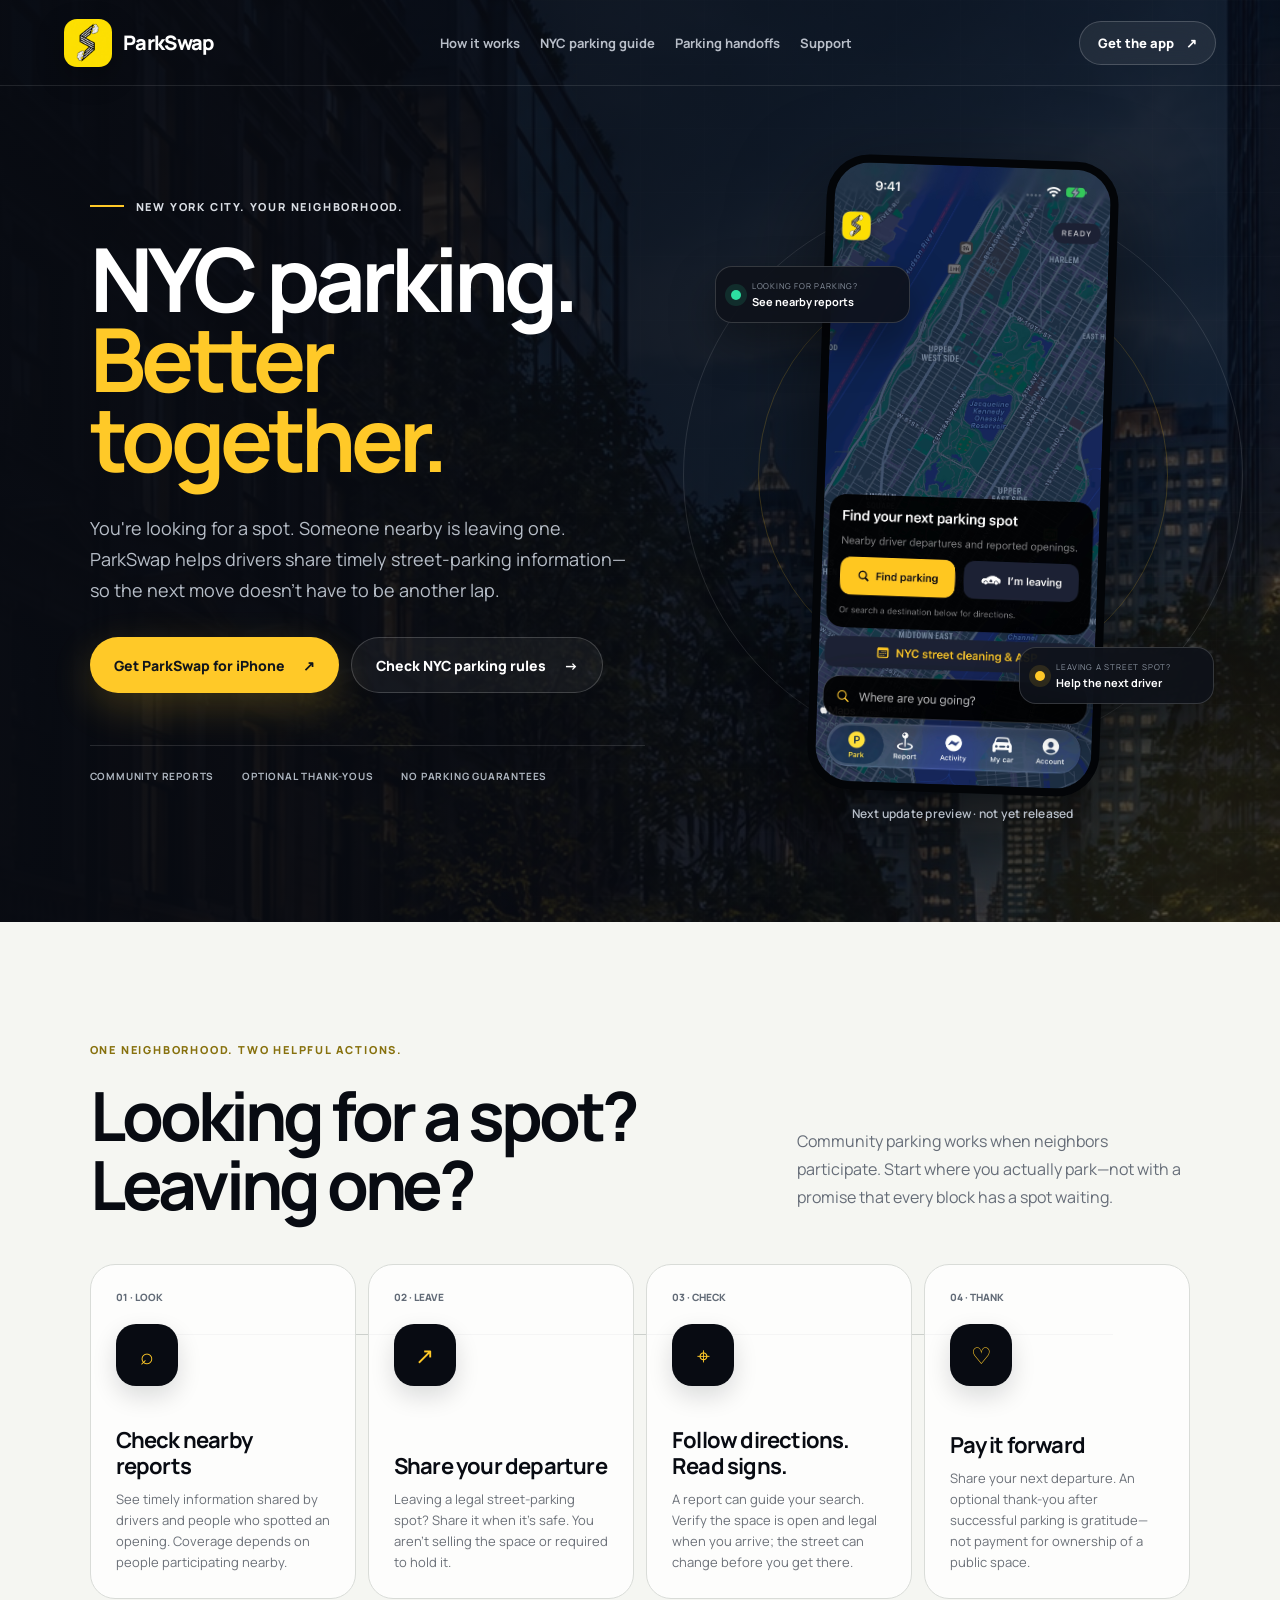
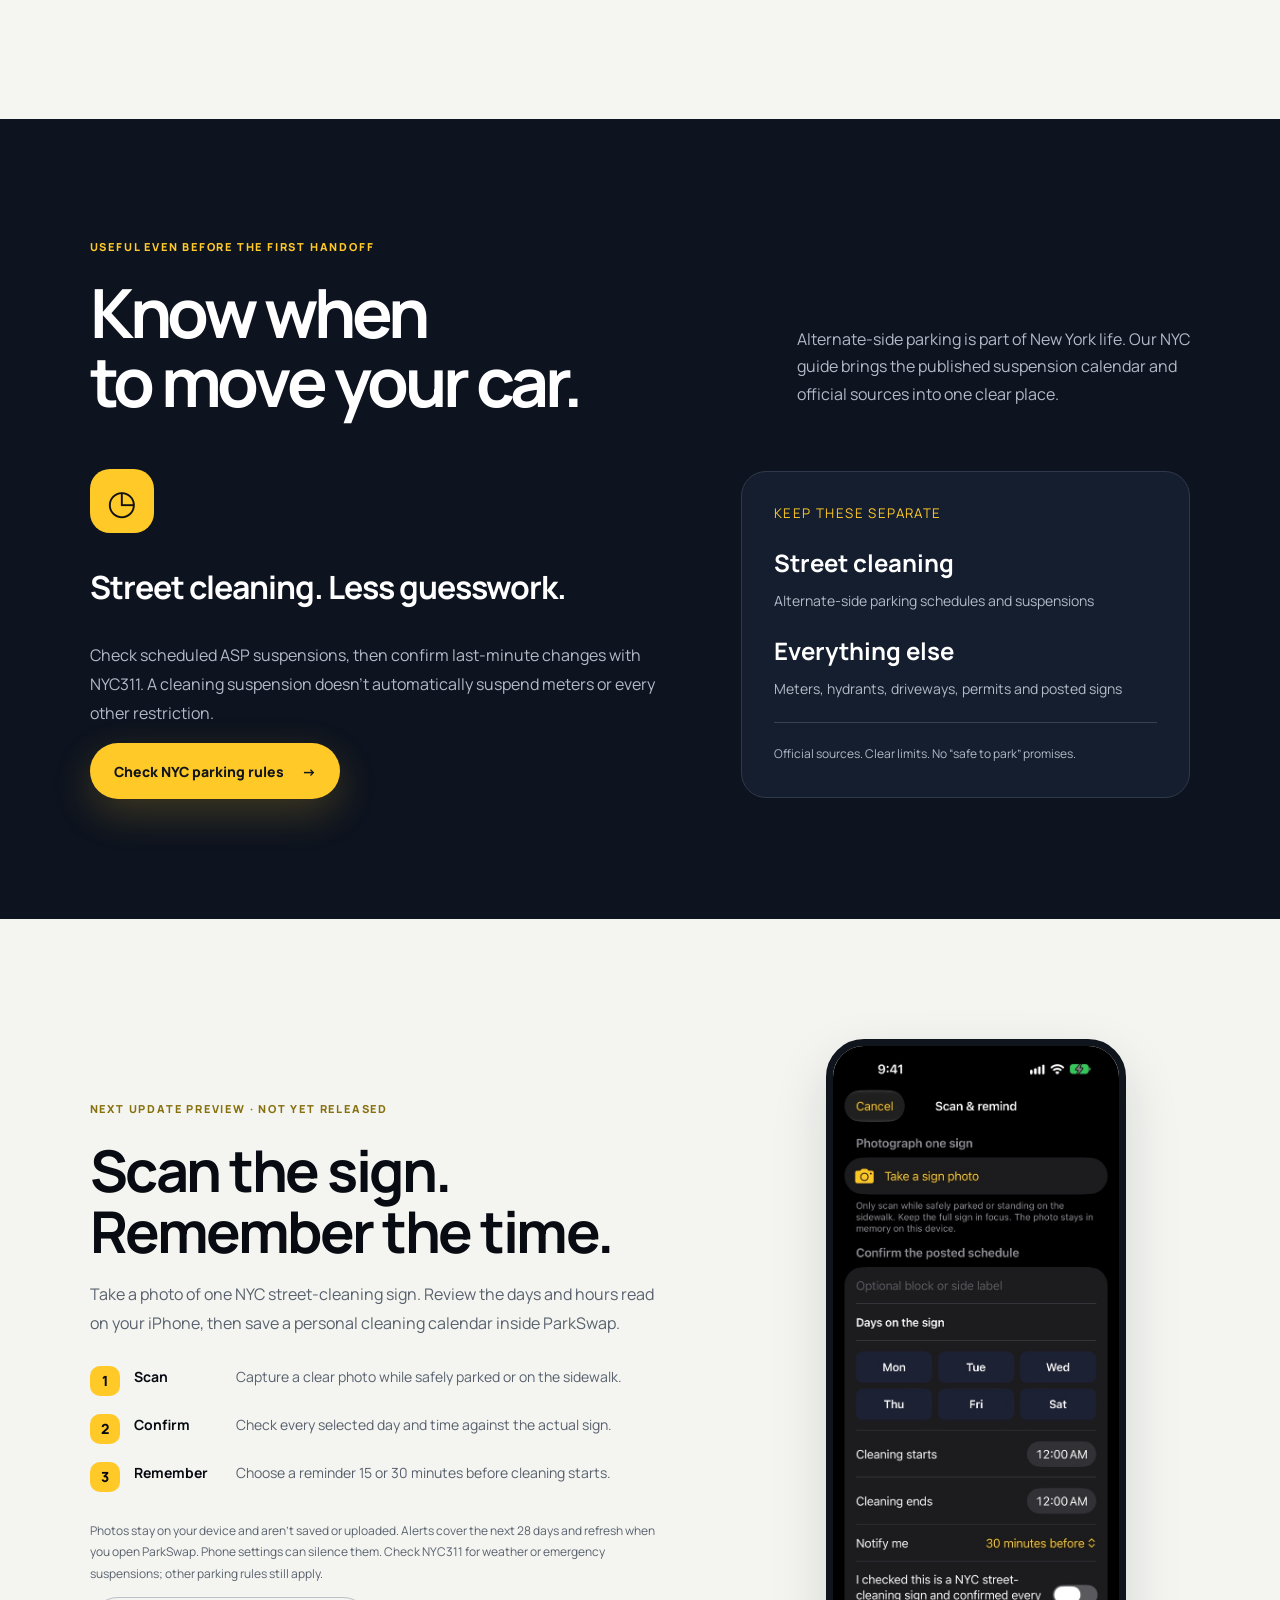
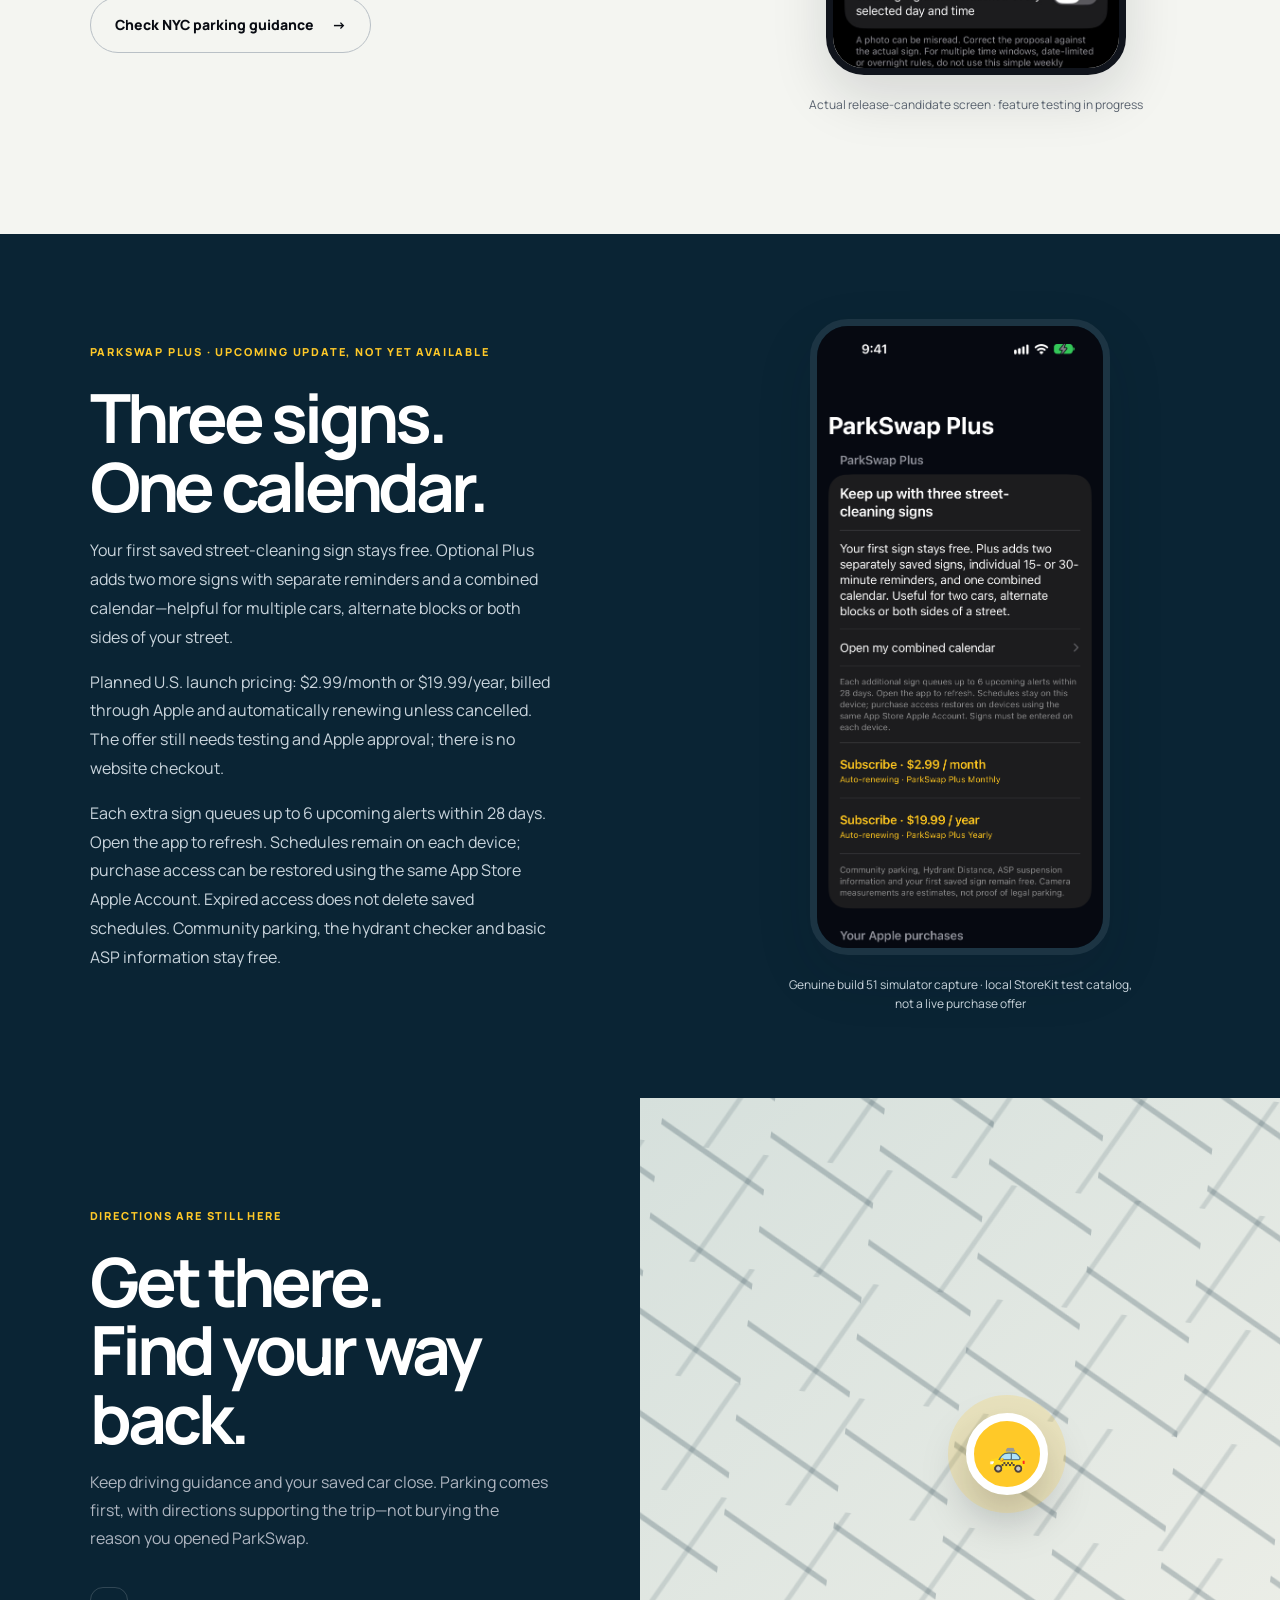
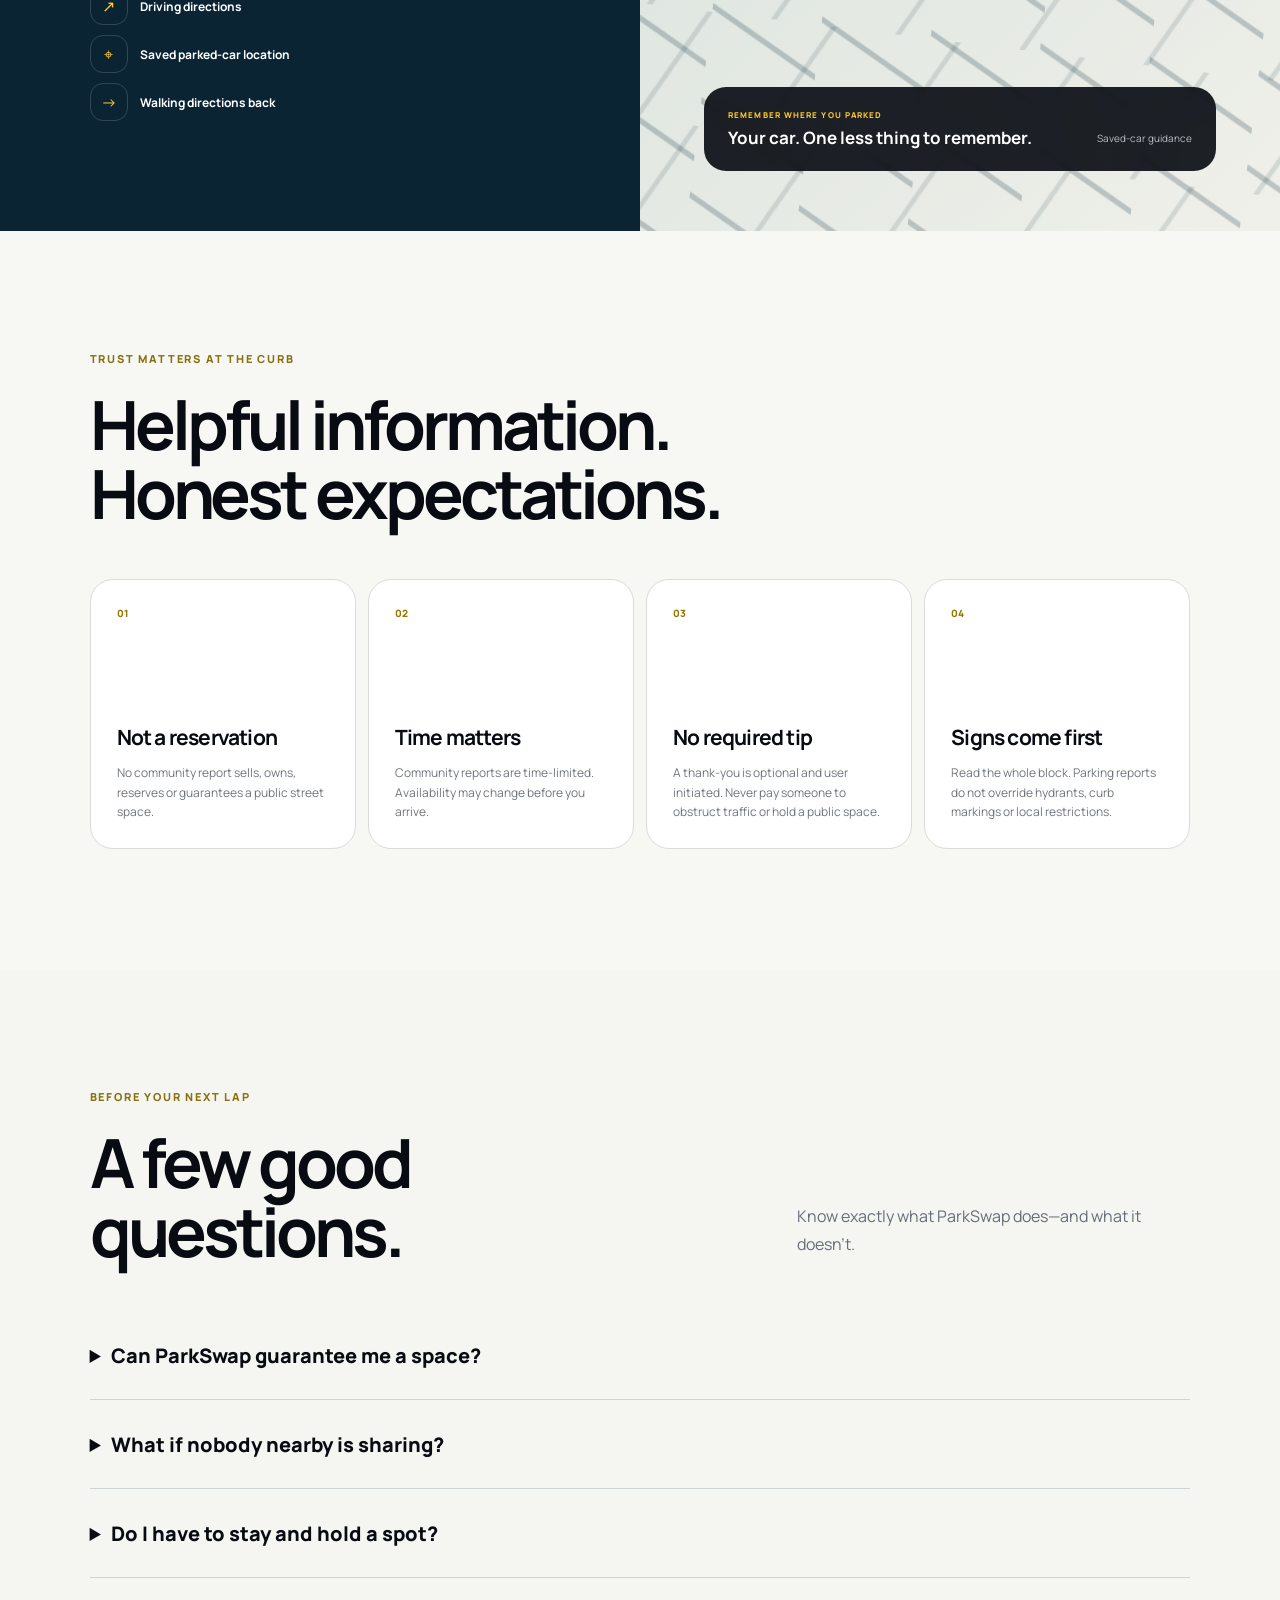
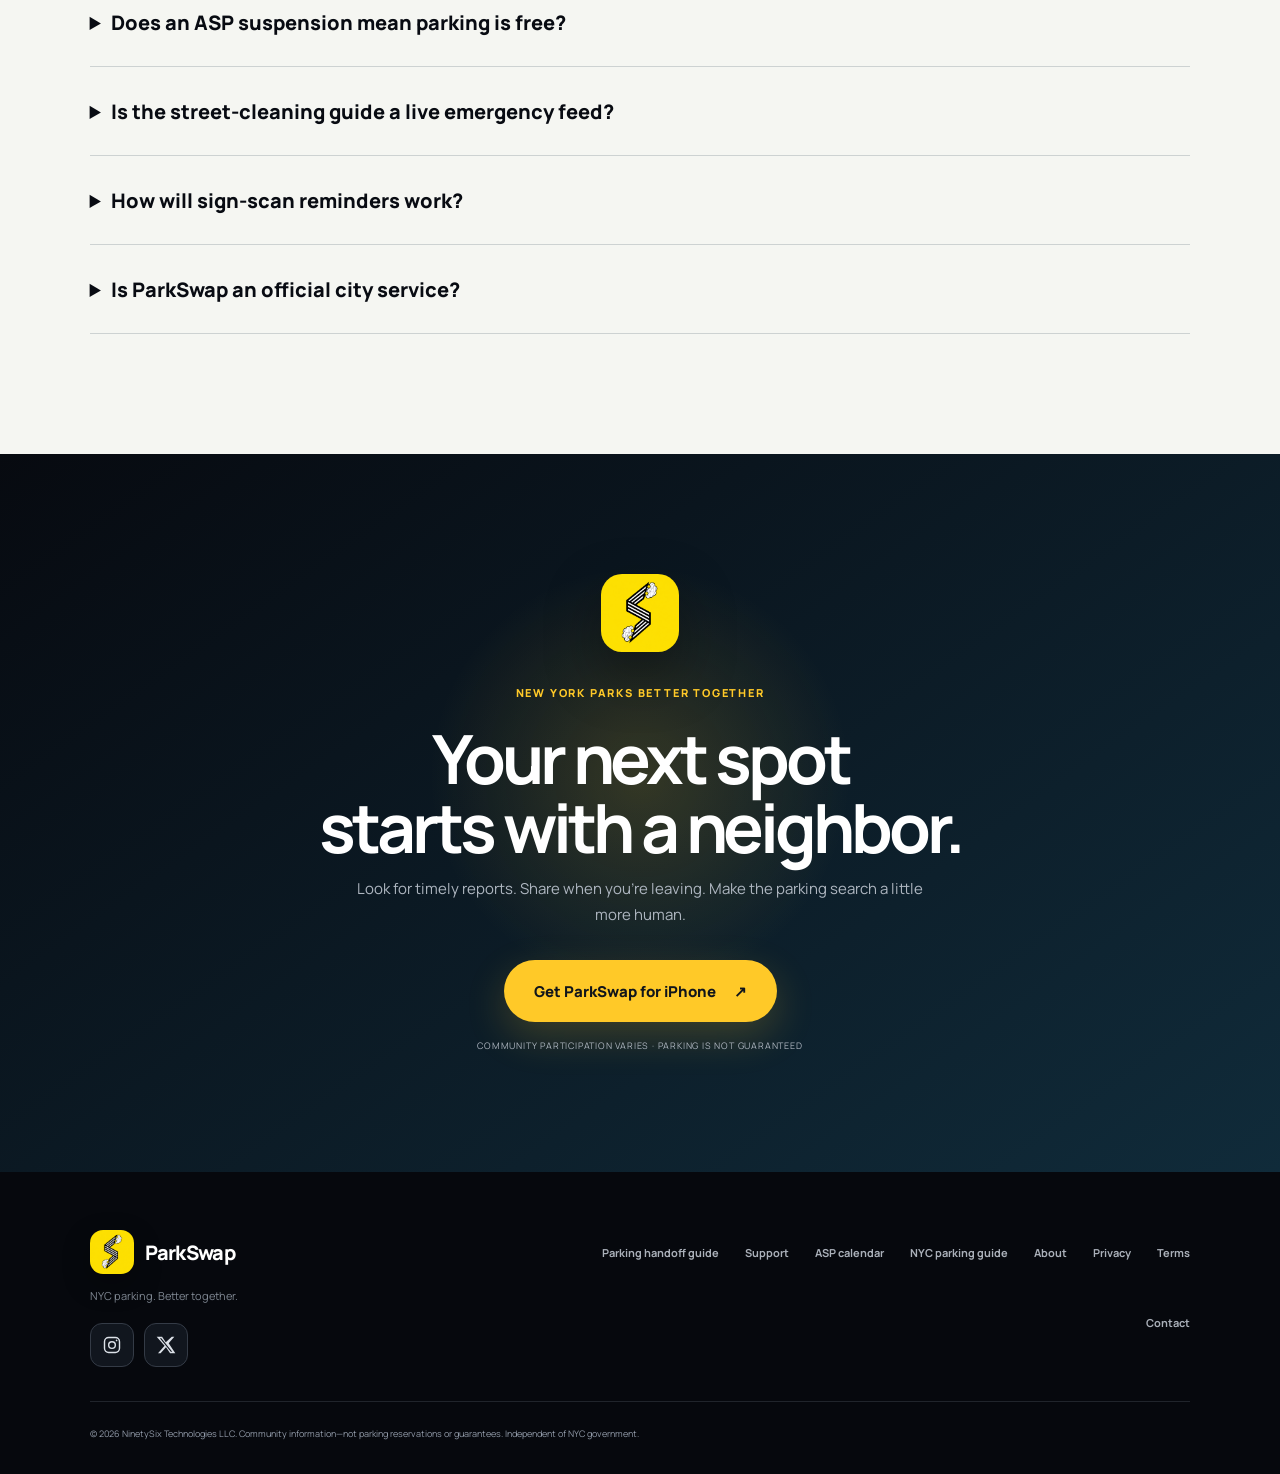
<file: index.html>
<!doctype html>
<html lang="en-US">
<head>
<meta charset="utf-8">
<meta name="viewport" content="width=device-width, initial-scale=1, viewport-fit=cover">
<title>ParkSwap — NYC Parking App & Street Cleaning Guide</title>
<meta name="description" content="ParkSwap helps New York City drivers share street-parking reports and find their saved car. Get the iPhone app or check our NYC street-cleaning calendar and guide.">
<meta name="theme-color" content="#080b12">
<link rel="canonical" href="https://parkswap.com/">
<meta property="og:type" content="website"><meta property="og:site_name" content="ParkSwap">
<meta property="og:title" content="ParkSwap — NYC Parking App & Street Cleaning Guide">
<meta property="og:description" content="Looking for a spot? Leaving one? Connect with your neighborhood, and check official NYC parking information.">
<meta property="og:url" content="https://parkswap.com/"><meta property="og:image" content="https://parkswap.com/assets/parkswap-share-approved-v3.png">
<meta name="twitter:card" content="summary_large_image">
<meta name="twitter:title" content="ParkSwap — NYC Parking App & Street Cleaning Guide">
<meta name="twitter:description" content="Drivers helping drivers. Community parking reports and official NYC parking information.">
<meta name="twitter:image" content="https://parkswap.com/assets/parkswap-share-approved-v3.png">
<meta name="apple-itunes-app" content="app-id=1494510599">
<link rel="icon" type="image/png" href="/parkswap-s-icon-v2.png"><link rel="apple-touch-icon" href="/parkswap-s-icon-v2.png">
<link rel="preconnect" href="https://fonts.googleapis.com"><link rel="preconnect" href="https://fonts.gstatic.com" crossorigin>
<link href="https://fonts.googleapis.com/css2?family=Manrope:wght@400;500;600;700;800&display=swap" rel="stylesheet">
<link rel="stylesheet" href="/landing-v2.css?v=20261007-nyc">
<script type="application/ld+json">{"@context":"https://schema.org","@graph":[{"@type":"Organization","@id":"https://parkswap.com/#company","name":"NinetySix Technologies LLC","url":"https://parkswap.com/","logo":"https://parkswap.com/parkswap-s-icon-v2.png"},{"@type":"MobileApplication","name":"ParkSwap","operatingSystem":"iOS","applicationCategory":"NavigationApplication","description":"Community parking information, driving directions and saved-car recovery.","url":"https://parkswap.com/","downloadUrl":"https://apps.apple.com/us/app/id1494510599","publisher":{"@id":"https://parkswap.com/#company"}},{"@type":"WebSite","name":"ParkSwap","url":"https://parkswap.com/","publisher":{"@id":"https://parkswap.com/#company"}}]}</script>
</head>
<body>
<a class="skip-link" href="#main">Skip to content</a>
<header class="nav-wrap">
<a class="brand" href="/" aria-label="ParkSwap home"><img src="/parkswap-s-icon-v2.png" width="48" height="48" alt=""><span>ParkSwap</span></a>
<nav aria-label="Main navigation"><a href="#journey">How it works</a><a href="/nyc-parking/">NYC parking guide</a><a href="/blog-detail/">Parking handoffs</a><a href="/support/">Support</a></nav>
<a class="nav-cta" href="https://apps.apple.com/us/app/id1494510599" target="_blank" rel="noopener">Get the app <span aria-hidden="true">↗</span></a>
</header>
<nav class="mobile-links" aria-label="Mobile navigation"><a href="/nyc-parking/">NYC parking guide</a><a href="/blog-detail/">Parking handoffs</a><a href="/support/">Support</a></nav>
<main id="main">
<section class="hero nyc-hero" id="top">
<div class="hero-glow" aria-hidden="true"></div>
<div class="hero-copy">
<p class="eyebrow"><span></span> New York City. Your neighborhood.</p>
<h1>NYC parking.<br><em>Better together.</em></h1>
<p class="hero-lead">You're looking for a spot. Someone nearby is leaving one. ParkSwap helps drivers share timely street-parking information—so the next move doesn't have to be another lap.</p>
<div class="actions"><a class="button primary" href="https://apps.apple.com/us/app/id1494510599" target="_blank" rel="noopener">Get ParkSwap for iPhone <span aria-hidden="true">↗</span></a><a class="button secondary" href="/nyc-parking/">Check NYC parking rules <span aria-hidden="true">→</span></a></div>
<div class="hero-facts"><span>Community reports</span><span>Optional thank-yous</span><span>No parking guarantees</span></div>
</div>
<div class="hero-product" aria-label="Upcoming ParkSwap app preview">
<div class="orbit orbit-one" aria-hidden="true"></div><div class="orbit orbit-two" aria-hidden="true"></div>
<div class="phone hero-phone"><img src="/assets/parkswap-map-preview-v3.jpg" width="1206" height="2622" fetchpriority="high" alt="Upcoming ParkSwap update: NYC map with Find Parking and I'm Leaving actions"></div>
<p class="preview-label">Next update preview · not yet released</p>
<div class="floating-card float-top"><i></i><span><small>Looking for parking?</small><strong>See nearby reports</strong></span></div>
<div class="floating-card float-bottom"><i></i><span><small>Leaving a street spot?</small><strong>Help the next driver</strong></span></div>
</div>
</section>
<section class="journey section" id="journey">
<div class="section-heading compact"><div><p class="kicker">One neighborhood. Two helpful actions.</p><h2>Looking for a spot?<br>Leaving one?</h2></div><p>Community parking works when neighbors participate. Start where you actually park—not with a promise that every block has a spot waiting.</p></div>
<ol class="journey-track">
<li><span>01 · LOOK</span><i aria-hidden="true">⌕</i><h3>Check nearby reports</h3><p>See timely information shared by drivers and people who spotted an opening. Coverage depends on people participating nearby.</p></li>
<li><span>02 · LEAVE</span><i aria-hidden="true">↗</i><h3>Share your departure</h3><p>Leaving a legal street-parking spot? Share it when it's safe. You aren't selling the space or required to hold it.</p></li>
<li><span>03 · CHECK</span><i aria-hidden="true">⌖</i><h3>Follow directions. Read signs.</h3><p>A report can guide your search. Verify the space is open and legal when you arrive; the street can change before you get there.</p></li>
<li><span>04 · THANK</span><i aria-hidden="true">♡</i><h3>Pay it forward</h3><p>Share your next departure. An optional thank-you after successful parking is gratitude—not payment for ownership of a public space.</p></li>
</ol>
</section>
<section class="nyc-rules section" id="nyc-rules">
<div class="section-heading"><div><p class="kicker light">Useful even before the first handoff</p><h2>Know when<br>to move your car.</h2></div><p>Alternate-side parking is part of New York life. Our NYC guide brings the published suspension calendar and official sources into one clear place.</p></div>
<div class="rules-feature"><div><span class="rules-icon" aria-hidden="true">◷</span><h3>Street cleaning. Less guesswork.</h3><p>Check scheduled ASP suspensions, then confirm last-minute changes with NYC311. A cleaning suspension doesn't automatically suspend meters or every other restriction.</p><a class="button primary" href="/nyc-parking/">Check NYC parking rules <span aria-hidden="true">→</span></a></div><div class="rules-note"><small>KEEP THESE SEPARATE</small><strong>Street cleaning</strong><span>Alternate-side parking schedules and suspensions</span><strong>Everything else</strong><span>Meters, hydrants, driveways, permits and posted signs</span><p>Official sources. Clear limits. No “safe to park” promises.</p></div></div>
</section>
<section class="sign-feature section" id="sign-scan">
<div class="sign-copy"><p class="kicker">Next update preview · not yet released</p><h2>Scan the sign.<br>Remember the time.</h2><p>Take a photo of one NYC street-cleaning sign. Review the days and hours read on your iPhone, then save a personal cleaning calendar inside ParkSwap.</p><ol class="scan-steps"><li><strong>Scan</strong><span>Capture a clear photo while safely parked or on the sidewalk.</span></li><li><strong>Confirm</strong><span>Check every selected day and time against the actual sign.</span></li><li><strong>Remember</strong><span>Choose a reminder 15 or 30 minutes before cleaning starts.</span></li></ol><p class="scan-limits">Photos stay on your device and aren't saved or uploaded. Alerts cover the next 28 days and refresh when you open ParkSwap. Phone settings can silence them. Check NYC311 for weather or emergency suspensions; other parking rules still apply.</p><a class="button secondary" href="/nyc-parking/">Check NYC parking guidance <span aria-hidden="true">→</span></a></div>
<figure class="sign-preview"><img src="/assets/parkswap-sign-scan-preview-v48.jpg" width="1206" height="2622" loading="lazy" decoding="async" alt="Unreleased ParkSwap sign-scan screen with camera capture, posted weekdays, cleaning hours and 15- or 30-minute reminder selection"><figcaption>Actual release-candidate screen · feature testing in progress</figcaption></figure>
</section>
<section class="car-section plus-feature" id="plus-preview">
<div class="car-copy"><p class="kicker light">ParkSwap Plus · upcoming update, not yet available</p><h2>Three signs.<br>One calendar.</h2><p>Your first saved street-cleaning sign stays free. Optional Plus adds two more signs with separate reminders and a combined calendar—helpful for multiple cars, alternate blocks or both sides of your street.</p><p>Planned U.S. launch pricing: $2.99/month or $19.99/year, billed through Apple and automatically renewing unless cancelled. The offer still needs testing and Apple approval; there is no website checkout.</p><p class="scan-limits">Each extra sign queues up to 6 upcoming alerts within 28 days. Open the app to refresh. Schedules remain on each device; purchase access can be restored using the same App Store Apple Account. Expired access does not delete saved schedules. Community parking, the hydrant checker and basic ASP information stay free.</p></div>
<figure class="sign-preview"><img src="/assets/parkswap-plus-preview-v51.png" width="1206" height="2622" loading="lazy" decoding="async" alt="Unreleased ParkSwap Plus screen explaining two additional street-cleaning signs, reminders and monthly or annual Apple subscriptions"><figcaption>Genuine build 51 simulator capture · local StoreKit test catalog, not a live purchase offer</figcaption></figure>
</section>
<section class="car-section">
<div class="car-copy"><p class="kicker light">Directions are still here</p><h2>Get there.<br>Find your way back.</h2><p>Keep driving guidance and your saved car close. Parking comes first, with directions supporting the trip—not burying the reason you opened ParkSwap.</p><div class="car-actions"><span><i aria-hidden="true">↗</i><b>Driving directions</b></span><span><i aria-hidden="true">⌖</i><b>Saved parked-car location</b></span><span><i aria-hidden="true">→</i><b>Walking directions back</b></span></div></div>
<div class="car-visual" aria-hidden="true"><div class="map-lines"></div><div class="car-pin"><span>🚕</span></div><div class="car-status"><small>REMEMBER WHERE YOU PARKED</small><strong>Your car. One less thing to remember.</strong><span>Saved-car guidance</span></div></div>
</section>
<section class="trust section" id="trust">
<div class="trust-statement"><p class="kicker">Trust matters at the curb</p><h2>Helpful information.<br>Honest expectations.</h2></div>
<div class="trust-grid"><article><span>01</span><h3>Not a reservation</h3><p>No community report sells, owns, reserves or guarantees a public street space.</p></article><article><span>02</span><h3>Time matters</h3><p>Community reports are time-limited. Availability may change before you arrive.</p></article><article><span>03</span><h3>No required tip</h3><p>A thank-you is optional and user initiated. Never pay someone to obstruct traffic or hold a public space.</p></article><article><span>04</span><h3>Signs come first</h3><p>Read the whole block. Parking reports do not override hydrants, curb markings or local restrictions.</p></article></div>
</section>
<section class="questions section" id="questions">
<div class="section-heading compact"><div><p class="kicker">Before your next lap</p><h2>A few good<br>questions.</h2></div><p>Know exactly what ParkSwap does—and what it doesn't.</p></div>
<details><summary>Can ParkSwap guarantee me a space?</summary><p>No. Reports are community information, not reservations. Someone may park before you arrive. Always verify availability and legality yourself.</p></details>
<details><summary>What if nobody nearby is sharing?</summary><p>There may be no reports. Use directions and the NYC parking guide, then share your own departure when safe. Each helpful report gives another neighbor a place to start.</p></details>
<details><summary>Do I have to stay and hold a spot?</summary><p>No. Leave when safe. Do not block traffic, stand in a space or suggest that a public spot is reserved.</p></details>
<details><summary>Does an ASP suspension mean parking is free?</summary><p>Not generally. ASP concerns street cleaning. Check NYC311's current notice and all other applicable restrictions, including meters.</p></details>
<details><summary>Is the street-cleaning guide a live emergency feed?</summary><p>No. It shows published 2026 calendar information and links to official current notices. Weather and emergency changes must be checked with NYC311.</p></details>
<details><summary>How will sign-scan reminders work?</summary><p>In the next update, take a clear sign photo, confirm the NYC cleaning days and times, and choose 15 or 30 minutes of warning. One confirmed sign is saved per device. Dated alerts cover the next 28 days and refresh when ParkSwap opens; known scheduled ASP holidays are omitted. You can also save just the calendar if notifications are off. Never rely on a notification alone to avoid a ticket.</p></details>
<details><summary>Is ParkSwap an official city service?</summary><p>No. ParkSwap is independent software from NinetySix Technologies LLC, not affiliated with or endorsed by NYC government.</p></details>
</section>
<section class="final-cta section">
<div class="cta-mark"><img src="/parkswap-s-icon-v2.png" width="78" height="78" alt=""></div><p class="kicker light">New York parks better together</p><h2>Your next spot<br>starts with a neighbor.</h2><p>Look for timely reports. Share when you're leaving. Make the parking search a little more human.</p>
<div class="actions"><a class="button primary large" href="https://apps.apple.com/us/app/id1494510599" target="_blank" rel="noopener">Get ParkSwap for iPhone <span aria-hidden="true">↗</span></a></div>
<small>Community participation varies · Parking is not guaranteed</small>
</section>
</main>
<footer><div class="footer-brand"><a class="brand" href="/"><img src="/parkswap-s-icon-v2.png" width="44" height="44" alt=""><span>ParkSwap</span></a><p>NYC parking. Better together.</p><nav class="footer-social" aria-label="ParkSwap social media"><a class="social-link" href="https://www.instagram.com/parkswap.app/" target="_blank" rel="noopener noreferrer" aria-label="ParkSwap on Instagram, @parkswap.app (opens in a new tab)" title="Instagram · @parkswap.app"><svg viewBox="0 0 24 24" width="20" height="20" fill="none" stroke="currentColor" stroke-width="1.7" aria-hidden="true" focusable="false"><rect x="3" y="3" width="18" height="18" rx="5"/><circle cx="12" cy="12" r="4"/><circle cx="17.5" cy="6.5" r="1" fill="currentColor" stroke="none"/></svg></a><a class="social-link" href="https://x.com/parkswap_app" target="_blank" rel="noopener noreferrer" aria-label="ParkSwap on X, @parkswap_app (opens in a new tab)" title="X · @parkswap_app"><svg viewBox="0 0 24 24" width="20" height="20" fill="currentColor" aria-hidden="true" focusable="false"><path d="M18.9 2H22l-6.8 7.8L23.2 22h-6.3L12 14.6 5.5 22H2.4l7.9-9.1L.8 2h6.5l4.4 6.7L18.9 2Zm-1.1 18h1.7L6.4 4H4.6l13.2 16Z"/></svg></a></nav></div><nav aria-label="Footer navigation"><a href="/blog-detail/">Parking handoff guide</a><a href="/support/">Support</a><a href="/nyc-parking/#calendar">ASP calendar</a><a href="/nyc-parking/">NYC parking guide</a><a href="/aboutUs/">About</a><a href="/privacy/">Privacy</a><a href="/terms/">Terms</a><a href="mailto:contact@parkswap.com">Contact</a></nav><small>© 2026 NinetySix Technologies LLC. Community information—not parking reservations or guarantees. Independent of NYC government.</small></footer>
</body></html>
</file>
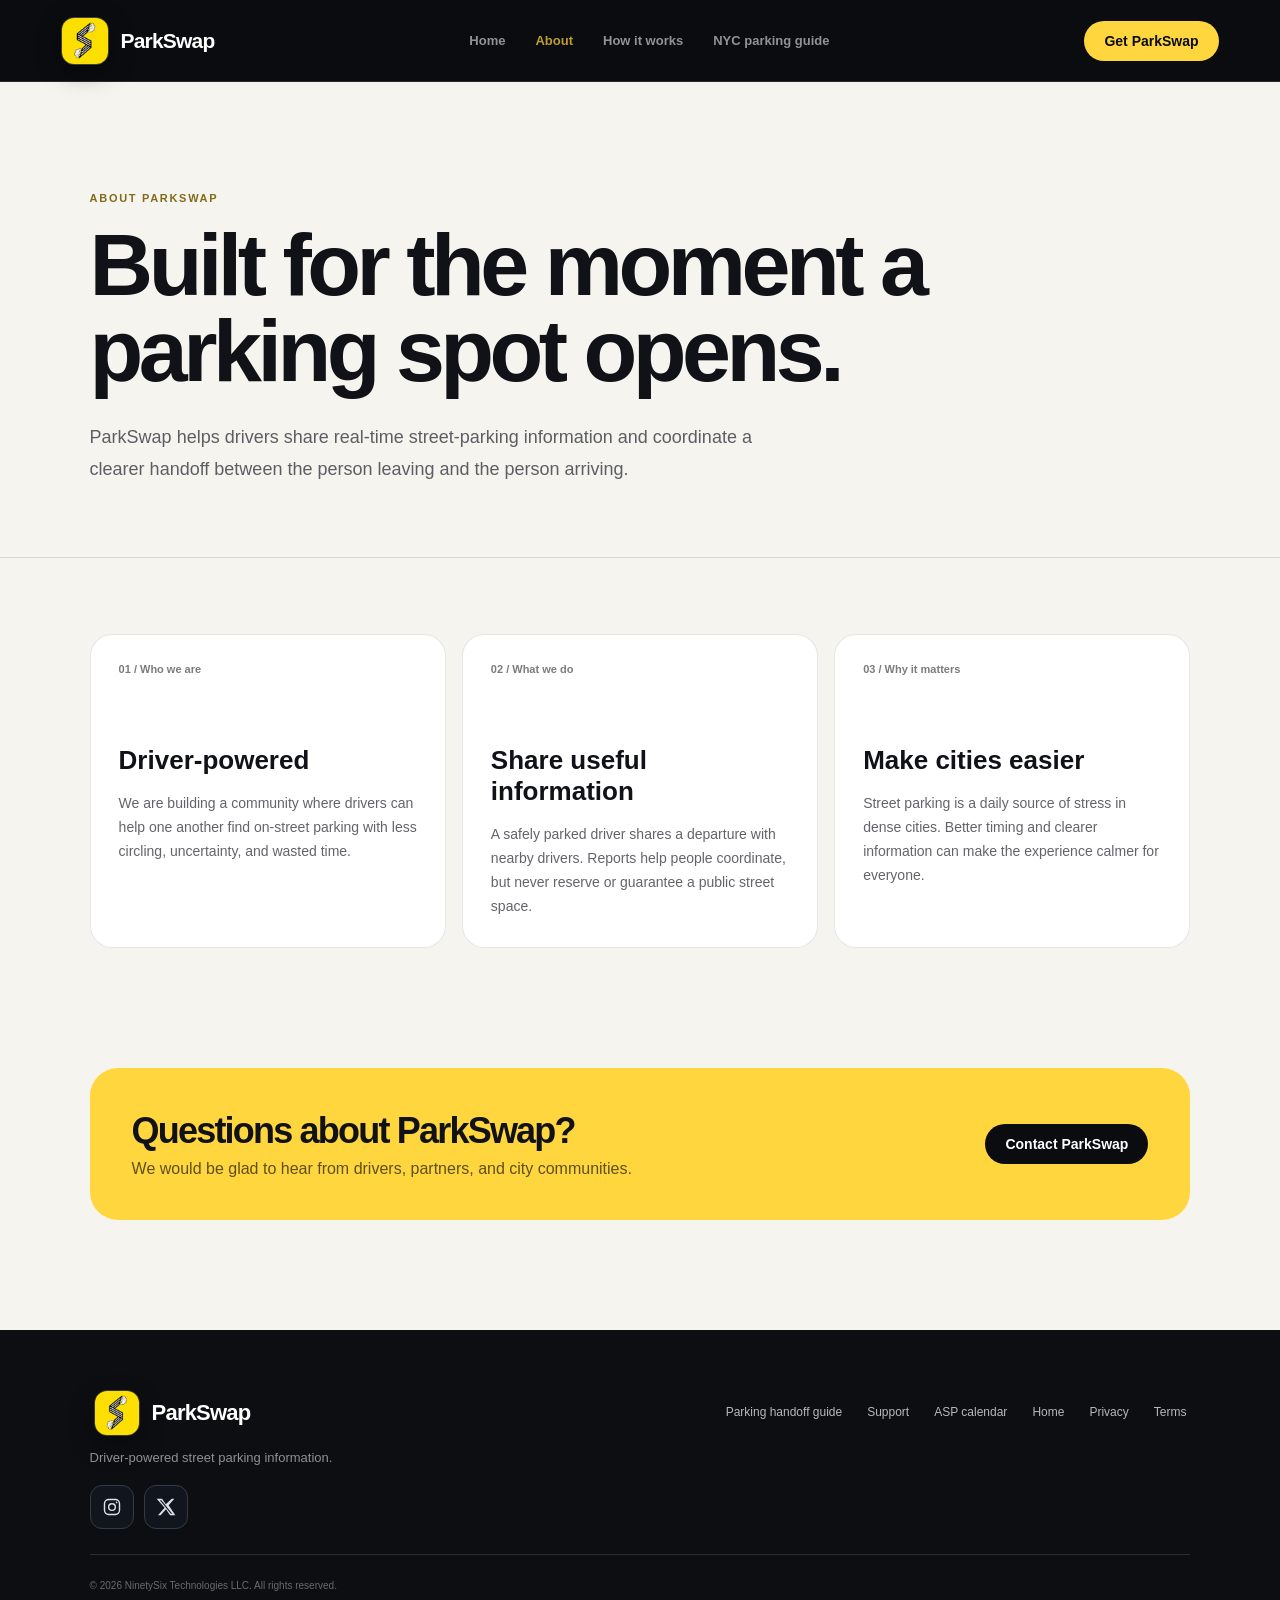
<file: aboutUs/index.html>
<!doctype html>
<html lang="en">
<head>
  <meta charset="utf-8">
  <meta name="viewport" content="width=device-width, initial-scale=1">
  <meta name="description" content="Learn why ParkSwap is building a calmer, community-powered way to find and share street parking information.">
  <link rel="canonical" href="https://parkswap.com/aboutUs/">
  <meta property="og:type" content="website"><meta property="og:site_name" content="ParkSwap">
  <meta property="og:title" content="About ParkSwap">
  <meta property="og:description" content="A driver-powered parking community built around clearer, faster street-spot handoffs.">
  <meta property="og:url" content="https://parkswap.com/aboutUs/"><meta property="og:image" content="https://parkswap.com/assets/parkswap-share-approved-v3.png">
  <meta name="twitter:card" content="summary_large_image"><meta name="twitter:title" content="About ParkSwap"><meta name="twitter:description" content="A driver-powered parking community built around clearer, faster street-spot handoffs."><meta name="twitter:image" content="https://parkswap.com/assets/parkswap-share-approved-v3.png">
  <link rel="icon" type="image/png" href="../parkswap-s-icon-v2.png">
  <link rel="apple-touch-icon" href="../parkswap-s-icon-v2.png">
  <title>ParkSwap | About Us</title>
  <link rel="preconnect" href="https://fonts.googleapis.com">
  <link rel="preconnect" href="https://fonts.gstatic.com" crossorigin>
  <link href="https://fonts.googleapis.com/css2?family=Manrope:wght@400;500;600;700;800&display=swap" rel="stylesheet">
  <link rel="stylesheet" href="../styles.css">
  <link rel="stylesheet" href="../pages.css">
</head>
<body class="content-page">
  <header class="site-header">
    <a class="brand" href="../" aria-label="ParkSwap home"><img class="brand-app-icon" src="../parkswap-s-icon-v2.png" alt=""><span>ParkSwap</span></a>
    <nav aria-label="Primary navigation"><a href="../" >Home</a><a href="./" aria-current="page">About</a><a href="../#journey">How it works</a><a href="../nyc-parking/">NYC parking guide</a></nav>
    <a class="button button-small button-dark" href="https://apps.apple.com/us/app/parkswap-swap-your-spot/id1494510599">Get ParkSwap</a>
  </header>
  <main>
    <section class="page-hero"><div class="content-shell"><span class="kicker">About ParkSwap</span><h1>Built for the moment a parking spot opens.</h1><p>ParkSwap helps drivers share real-time street-parking information and coordinate a clearer handoff between the person leaving and the person arriving.</p></div></section>
    <section class="content-shell page-content" style="display:block">
      <div class="about-grid">
        <article class="about-card"><span class="step-number">01 / Who we are</span><h2>Driver-powered</h2><p>We are building a community where drivers can help one another find on-street parking with less circling, uncertainty, and wasted time.</p></article>
        <article class="about-card"><span class="step-number">02 / What we do</span><h2>Share useful information</h2><p>A safely parked driver shares a departure with nearby drivers. Reports help people coordinate, but never reserve or guarantee a public street space.</p></article>
        <article class="about-card"><span class="step-number">03 / Why it matters</span><h2>Make cities easier</h2><p>Street parking is a daily source of stress in dense cities. Better timing and clearer information can make the experience calmer for everyone.</p></article>
      </div>
    </section>
    <section class="contact-band content-shell"><div><h2>Questions about ParkSwap?</h2><p>We would be glad to hear from drivers, partners, and city communities.</p></div><a class="button button-dark button-small" href="mailto:contact@parkswap.com">Contact ParkSwap</a></section>
  </main>
  <footer><div class="footer-brand"><a class="brand brand-footer" href="../" aria-label="ParkSwap home"><img class="brand-app-icon" src="../parkswap-s-icon-v2.png" alt=""><span>ParkSwap</span></a><p>Driver-powered street parking information.</p><nav class="footer-social" aria-label="ParkSwap social media"><a class="social-link" href="https://www.instagram.com/parkswap.app/" target="_blank" rel="noopener noreferrer" aria-label="ParkSwap on Instagram, @parkswap.app (opens in a new tab)" title="Instagram · @parkswap.app"><svg viewBox="0 0 24 24" width="20" height="20" fill="none" stroke="currentColor" stroke-width="1.7" aria-hidden="true" focusable="false"><rect x="3" y="3" width="18" height="18" rx="5"/><circle cx="12" cy="12" r="4"/><circle cx="17.5" cy="6.5" r="1" fill="currentColor" stroke="none"/></svg></a><a class="social-link" href="https://x.com/parkswap_app" target="_blank" rel="noopener noreferrer" aria-label="ParkSwap on X, @parkswap_app (opens in a new tab)" title="X · @parkswap_app"><svg viewBox="0 0 24 24" width="20" height="20" fill="currentColor" aria-hidden="true" focusable="false"><path d="M18.9 2H22l-6.8 7.8L23.2 22h-6.3L12 14.6 5.5 22H2.4l7.9-9.1L.8 2h6.5l4.4 6.7L18.9 2Zm-1.1 18h1.7L6.4 4H4.6l13.2 16Z"/></svg></a></nav></div><div><a href="/blog-detail/">Parking handoff guide</a><a href="/support/">Support</a><a href="/nyc-parking/#calendar">ASP calendar</a><a href="../">Home</a><a href="../privacy/">Privacy</a><a href="../terms/">Terms</a></div><small>© 2026 NinetySix Technologies LLC. All rights reserved.</small></footer>
</body>
</html>
</file>
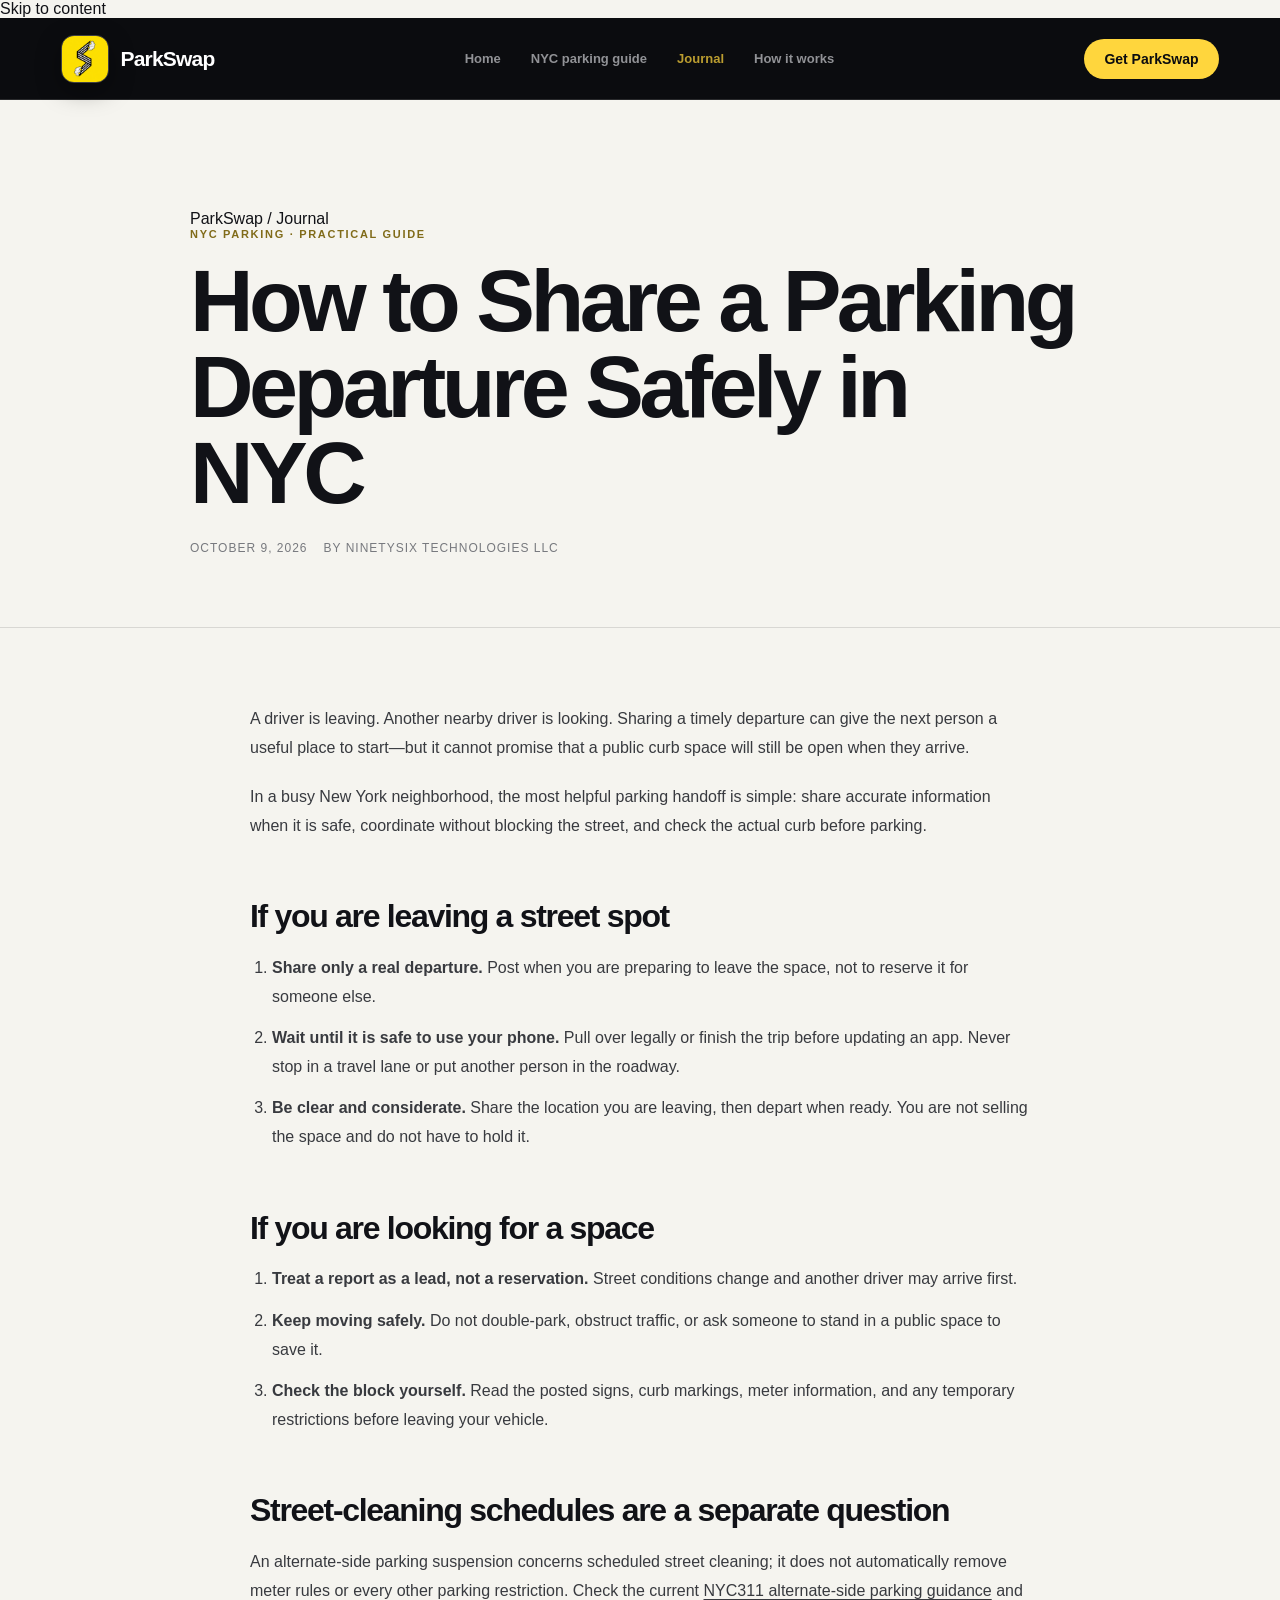
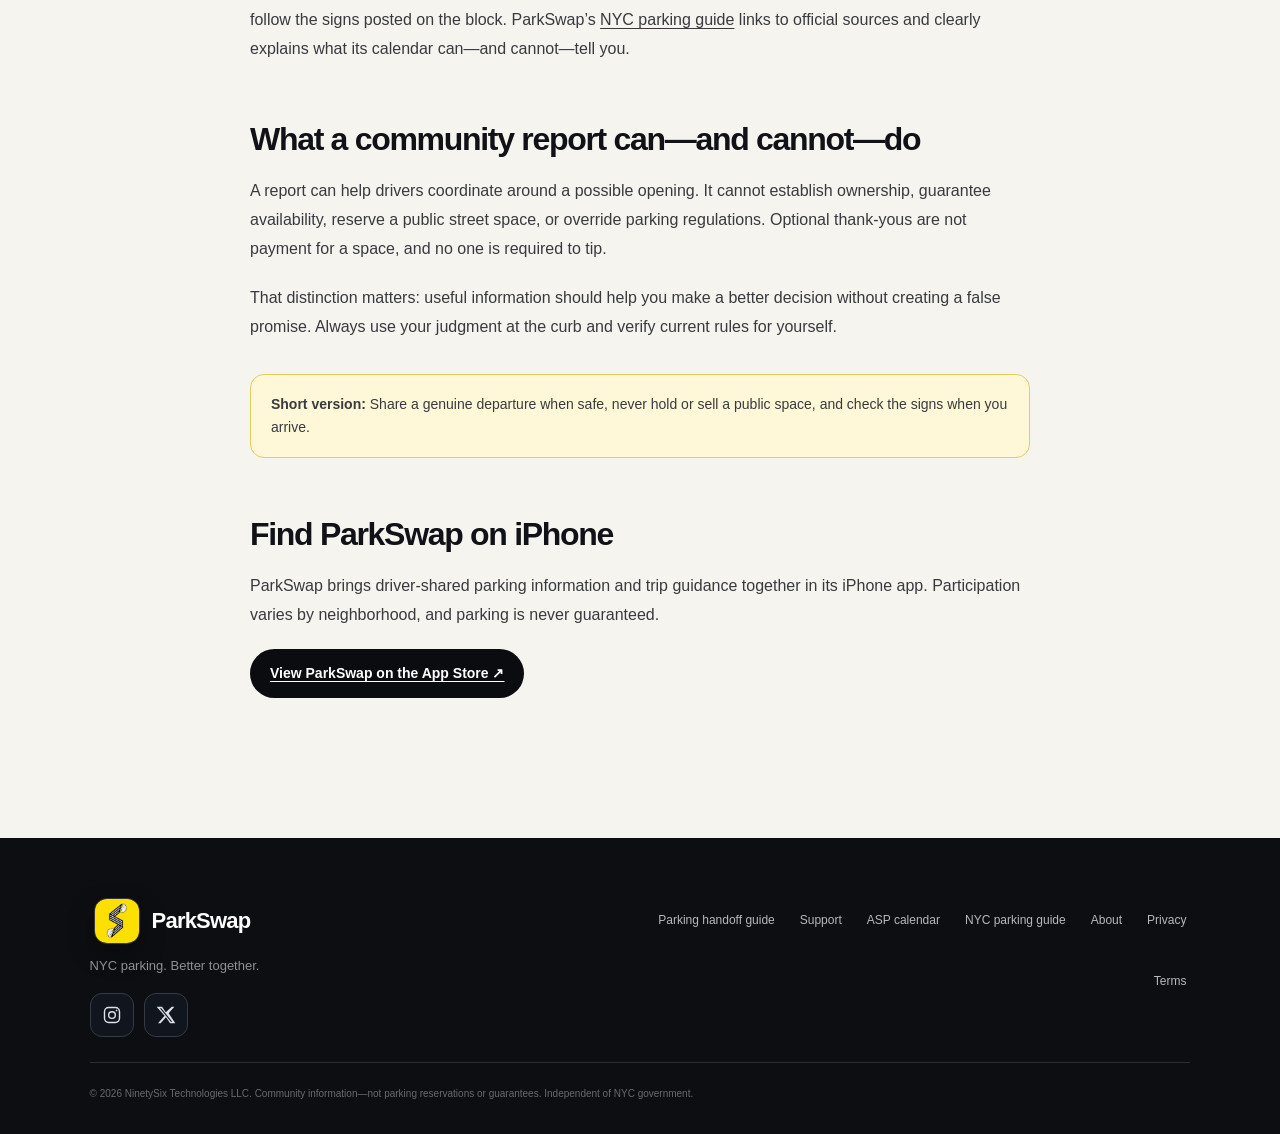
<file: blog-detail/index.html>
<!doctype html>
<html lang="en-US">
<head>
  <meta charset="utf-8"><meta name="viewport" content="width=device-width, initial-scale=1">
  <title>How to Share a Parking Departure Safely in NYC | ParkSwap</title>
  <meta name="description" content="A practical guide to sharing a street-parking departure in NYC: coordinate safely, check the curb yourself, and never treat a report as a reservation.">
  <link rel="canonical" href="https://parkswap.com/blog-detail/">
  <meta property="og:type" content="article"><meta property="og:site_name" content="ParkSwap">
  <meta property="og:title" content="How to Share a Parking Departure Safely in NYC">
  <meta property="og:description" content="Good parking handoffs start with timely information, safe coordination, and checking the signs when you arrive.">
  <meta property="og:url" content="https://parkswap.com/blog-detail/"><meta property="og:image" content="https://parkswap.com/assets/parkswap-share-approved-v3.png">
  <meta name="twitter:card" content="summary_large_image"><meta name="twitter:title" content="How to Share a Parking Departure Safely in NYC | ParkSwap">
  <meta name="twitter:description" content="Good parking handoffs start with timely information, safe coordination, and checking the signs when you arrive.">
  <meta name="twitter:image" content="https://parkswap.com/assets/parkswap-share-approved-v3.png">
  <link rel="icon" type="image/png" href="../parkswap-s-icon-v2.png"><link rel="apple-touch-icon" href="../parkswap-s-icon-v2.png">
  <link rel="preconnect" href="https://fonts.googleapis.com"><link rel="preconnect" href="https://fonts.gstatic.com" crossorigin>
  <link href="https://fonts.googleapis.com/css2?family=Manrope:wght@400;500;600;700;800&display=swap" rel="stylesheet">
  <link rel="stylesheet" href="../styles.css"><link rel="stylesheet" href="../pages.css">
  <script type="application/ld+json">{"@context":"https://schema.org","@graph":[{"@type":"Article","headline":"How to Share a Parking Departure Safely in NYC","description":"A practical guide to sharing a street-parking departure in NYC: coordinate safely, check the curb yourself, and never treat a report as a reservation.","datePublished":"2026-10-09","dateModified":"2026-10-09","mainEntityOfPage":{"@type":"WebPage","@id":"https://parkswap.com/blog-detail/"},"image":"https://parkswap.com/assets/parkswap-nyc-blue-hour-v2.jpg","author":{"@type":"Organization","name":"NinetySix Technologies LLC","url":"https://parkswap.com/aboutUs/"},"publisher":{"@id":"https://parkswap.com/#company"}},{"@type":"BreadcrumbList","itemListElement":[{"@type":"ListItem","position":1,"name":"ParkSwap","item":"https://parkswap.com/"},{"@type":"ListItem","position":2,"name":"Journal","item":"https://parkswap.com/blog-detail/"}]}]}</script>
</head>
<body class="content-page">
  <a class="skip-link" href="#main">Skip to content</a>
  <header class="site-header">
    <a class="brand" href="../" aria-label="ParkSwap home"><img class="brand-app-icon" src="../parkswap-s-icon-v2.png" width="48" height="48" alt=""><span>ParkSwap</span></a>
    <nav aria-label="Primary navigation"><a href="../">Home</a><a href="../nyc-parking/">NYC parking guide</a><a href="./" aria-current="page">Journal</a><a href="../#journey">How it works</a></nav>
    <a class="button button-small button-dark" href="https://apps.apple.com/us/app/id1494510599" target="_blank" rel="noopener">Get ParkSwap</a>
  </header>
  <main id="main">
    <section class="page-hero"><div class="content-shell article-hero">
      <nav class="breadcrumbs" aria-label="Breadcrumb"><a href="../">ParkSwap</a><span aria-hidden="true"> / </span><span>Journal</span></nav>
      <span class="kicker">NYC parking · Practical guide</span>
      <h1>How to Share a Parking Departure Safely in NYC</h1>
      <div class="article-meta"><time datetime="2026-10-09">October 9, 2026</time><span>By NinetySix Technologies LLC</span></div>
    </div></section>
    <section class="content-shell page-content" style="display:block">
      <article class="prose article-prose">
        <p class="article-intro">A driver is leaving. Another nearby driver is looking. Sharing a timely departure can give the next person a useful place to start—but it cannot promise that a public curb space will still be open when they arrive.</p>
        <p>In a busy New York neighborhood, the most helpful parking handoff is simple: share accurate information when it is safe, coordinate without blocking the street, and check the actual curb before parking.</p>

        <h2>If you are leaving a street spot</h2>
        <ol>
          <li><strong>Share only a real departure.</strong> Post when you are preparing to leave the space, not to reserve it for someone else.</li>
          <li><strong>Wait until it is safe to use your phone.</strong> Pull over legally or finish the trip before updating an app. Never stop in a travel lane or put another person in the roadway.</li>
          <li><strong>Be clear and considerate.</strong> Share the location you are leaving, then depart when ready. You are not selling the space and do not have to hold it.</li>
        </ol>

        <h2>If you are looking for a space</h2>
        <ol>
          <li><strong>Treat a report as a lead, not a reservation.</strong> Street conditions change and another driver may arrive first.</li>
          <li><strong>Keep moving safely.</strong> Do not double-park, obstruct traffic, or ask someone to stand in a public space to save it.</li>
          <li><strong>Check the block yourself.</strong> Read the posted signs, curb markings, meter information, and any temporary restrictions before leaving your vehicle.</li>
        </ol>

        <h2>Street-cleaning schedules are a separate question</h2>
        <p>An alternate-side parking suspension concerns scheduled street cleaning; it does not automatically remove meter rules or every other parking restriction. Check the current <a href="https://portal.311.nyc.gov/article/?kanumber=KA-01011" target="_blank" rel="noopener">NYC311 alternate-side parking guidance</a> and follow the signs posted on the block. ParkSwap’s <a href="../nyc-parking/">NYC parking guide</a> links to official sources and clearly explains what its calendar can—and cannot—tell you.</p>

        <h2>What a community report can—and cannot—do</h2>
        <p>A report can help drivers coordinate around a possible opening. It cannot establish ownership, guarantee availability, reserve a public street space, or override parking regulations. Optional thank-yous are not payment for a space, and no one is required to tip.</p>
        <p>That distinction matters: useful information should help you make a better decision without creating a false promise. Always use your judgment at the curb and verify current rules for yourself.</p>

        <aside class="article-callout"><strong>Short version:</strong> Share a genuine departure when safe, never hold or sell a public space, and check the signs when you arrive.</aside>
        <h2>Find ParkSwap on iPhone</h2>
        <p>ParkSwap brings driver-shared parking information and trip guidance together in its iPhone app. Participation varies by neighborhood, and parking is never guaranteed.</p>
        <p><a class="button button-dark button-small" href="https://apps.apple.com/us/app/id1494510599" target="_blank" rel="noopener">View ParkSwap on the App Store ↗</a></p>
      </article>
    </section>
  </main>
  <footer><div class="footer-brand"><a class="brand brand-footer" href="../" aria-label="ParkSwap home"><img class="brand-app-icon" src="../parkswap-s-icon-v2.png" width="44" height="44" alt=""><span>ParkSwap</span></a><p>NYC parking. Better together.</p><nav class="footer-social" aria-label="ParkSwap social media"><a class="social-link" href="https://www.instagram.com/parkswap.app/" target="_blank" rel="noopener noreferrer" aria-label="ParkSwap on Instagram, @parkswap.app (opens in a new tab)" title="Instagram · @parkswap.app"><svg viewBox="0 0 24 24" width="20" height="20" fill="none" stroke="currentColor" stroke-width="1.7" aria-hidden="true" focusable="false"><rect x="3" y="3" width="18" height="18" rx="5"/><circle cx="12" cy="12" r="4"/><circle cx="17.5" cy="6.5" r="1" fill="currentColor" stroke="none"/></svg></a><a class="social-link" href="https://x.com/parkswap_app" target="_blank" rel="noopener noreferrer" aria-label="ParkSwap on X, @parkswap_app (opens in a new tab)" title="X · @parkswap_app"><svg viewBox="0 0 24 24" width="20" height="20" fill="currentColor" aria-hidden="true" focusable="false"><path d="M18.9 2H22l-6.8 7.8L23.2 22h-6.3L12 14.6 5.5 22H2.4l7.9-9.1L.8 2h6.5l4.4 6.7L18.9 2Zm-1.1 18h1.7L6.4 4H4.6l13.2 16Z"/></svg></a></nav></div><div><a href="/blog-detail/">Parking handoff guide</a><a href="/support/">Support</a><a href="/nyc-parking/#calendar">ASP calendar</a><a href="../nyc-parking/">NYC parking guide</a><a href="../aboutUs/">About</a><a href="../privacy/">Privacy</a><a href="../terms/">Terms</a></div><small>© 2026 NinetySix Technologies LLC. Community information—not parking reservations or guarantees. Independent of NYC government.</small></footer>
</body>
</html>
</file>
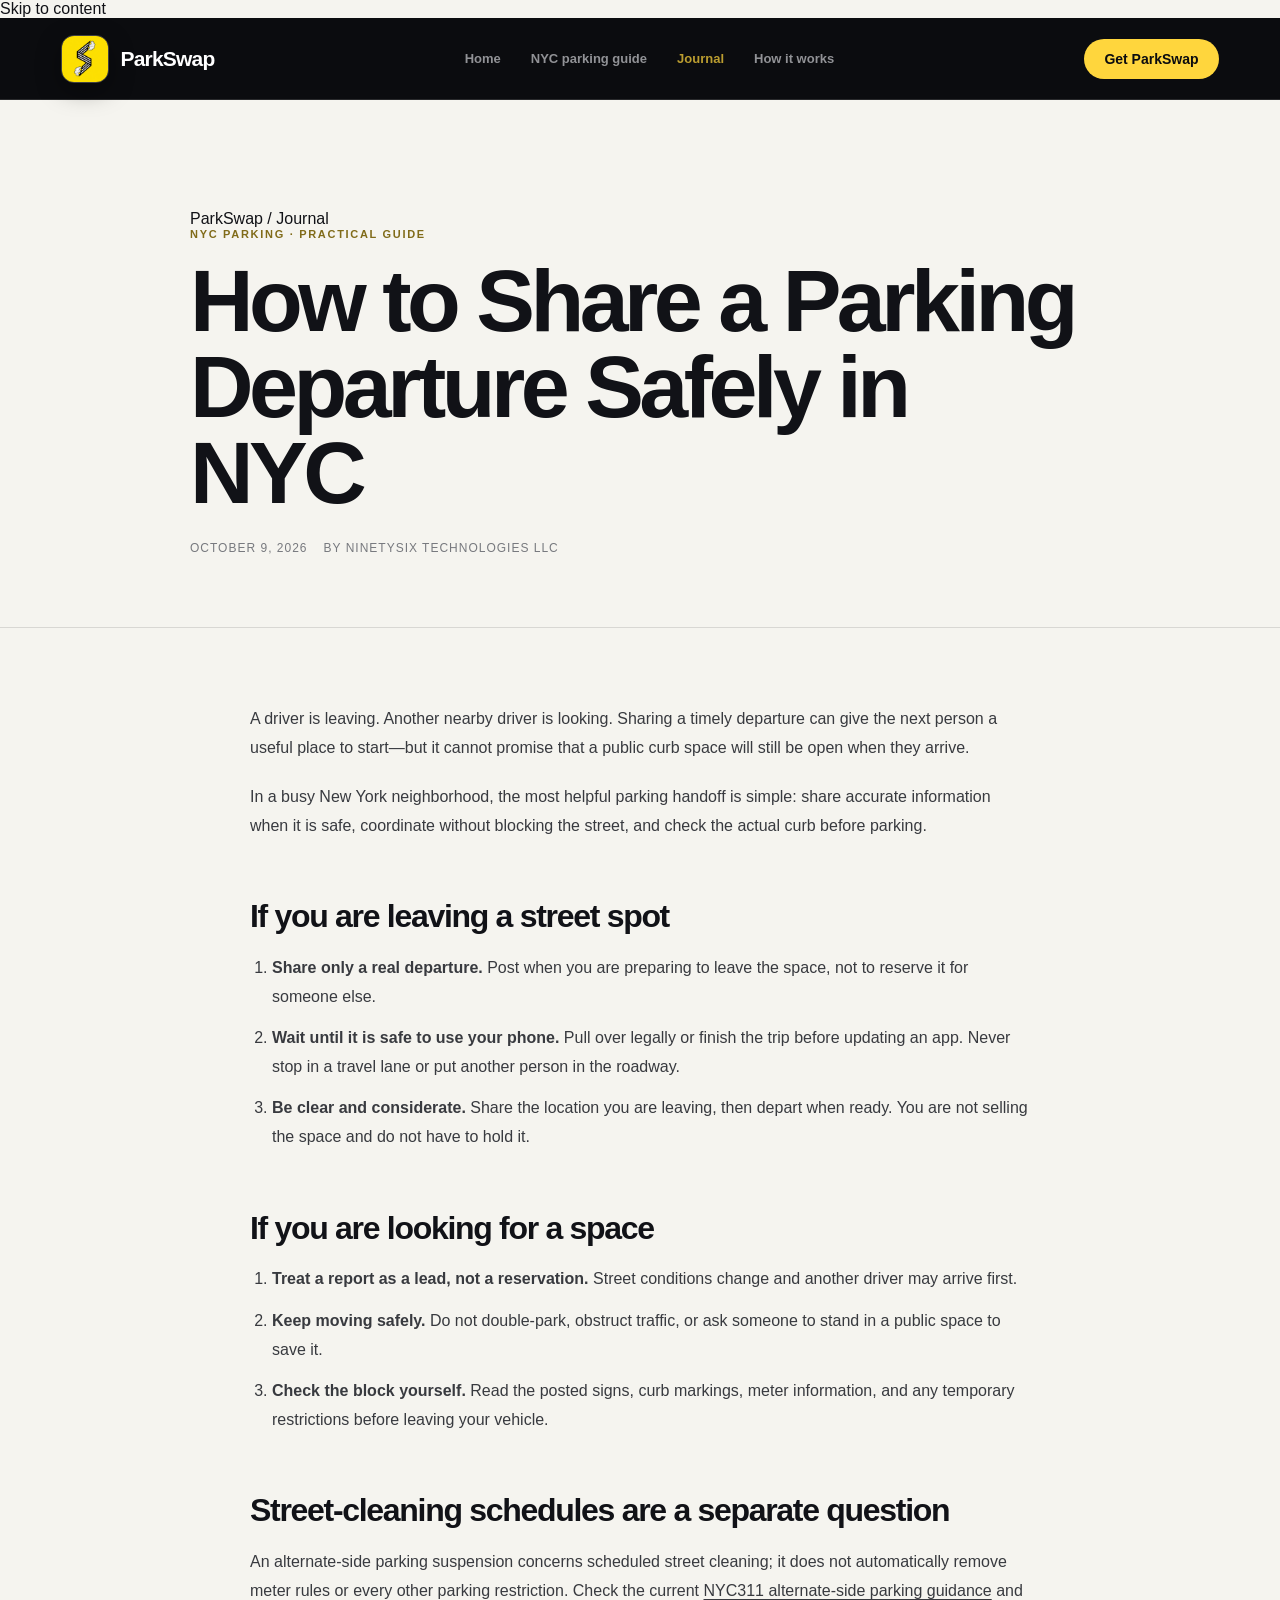
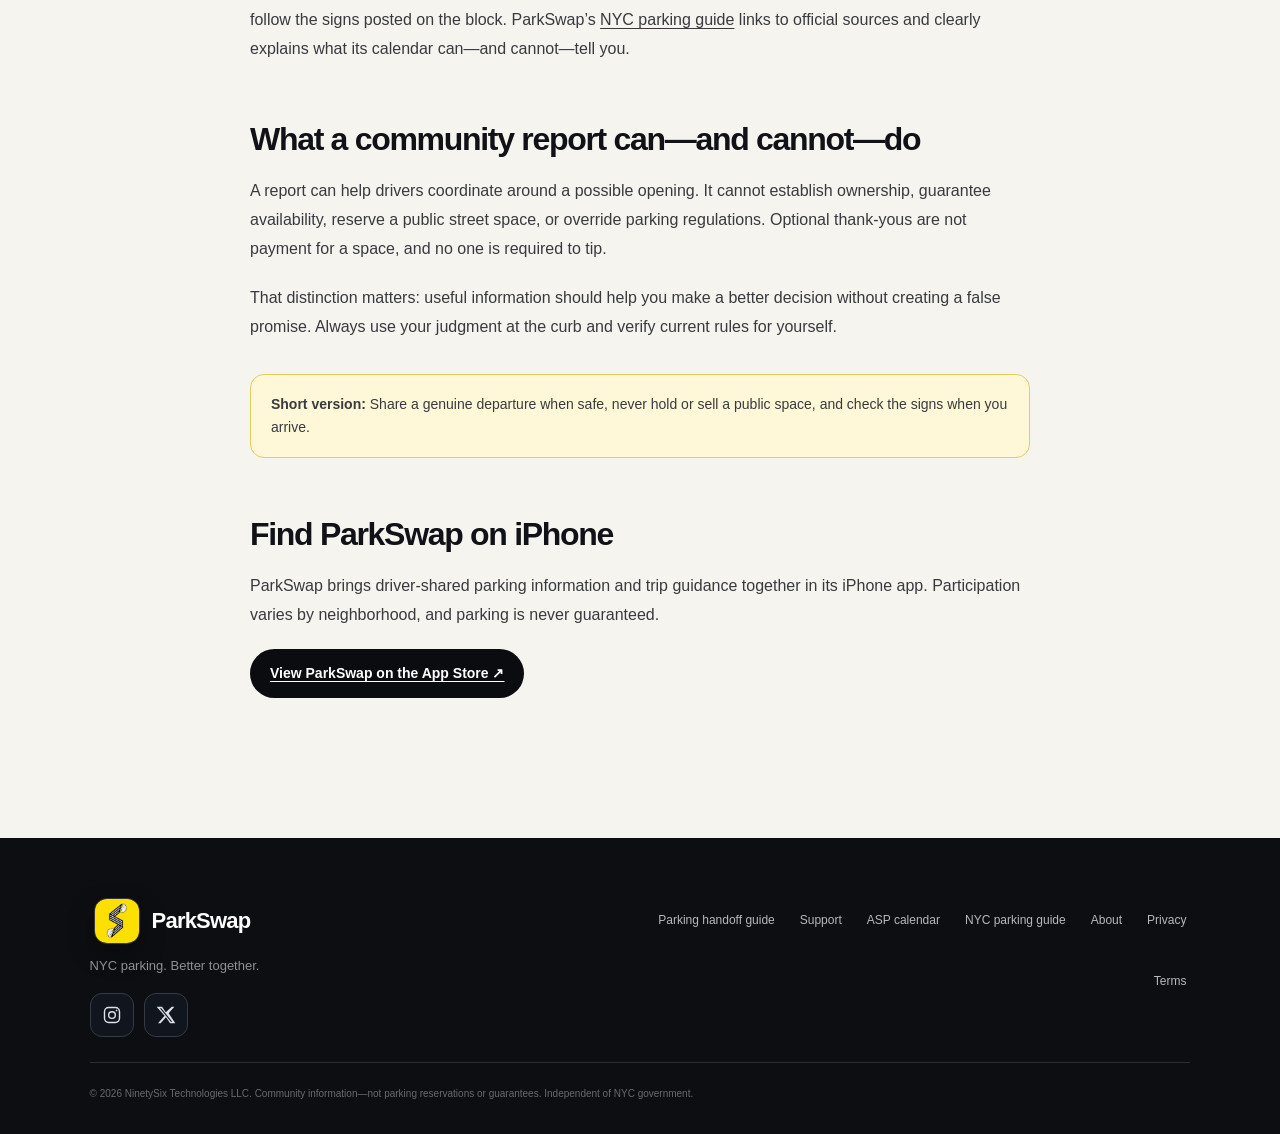
<file: blog/index.html>
<!doctype html>
<html lang="en-US">
<head>
  <meta charset="utf-8">
  <meta name="viewport" content="width=device-width, initial-scale=1">
  <title>ParkSwap Journal</title>
  <meta name="robots" content="noindex,follow">
  <meta http-equiv="refresh" content="0;url=/blog-detail/">
  <link rel="canonical" href="https://parkswap.com/blog-detail/">
  <script>window.location.replace('/blog-detail/');</script>
</head>
<body>
  <main>
    <p>Continue to the <a href="/blog-detail/">ParkSwap Journal</a>.</p>
  </main>
</body>
</html>
</file>
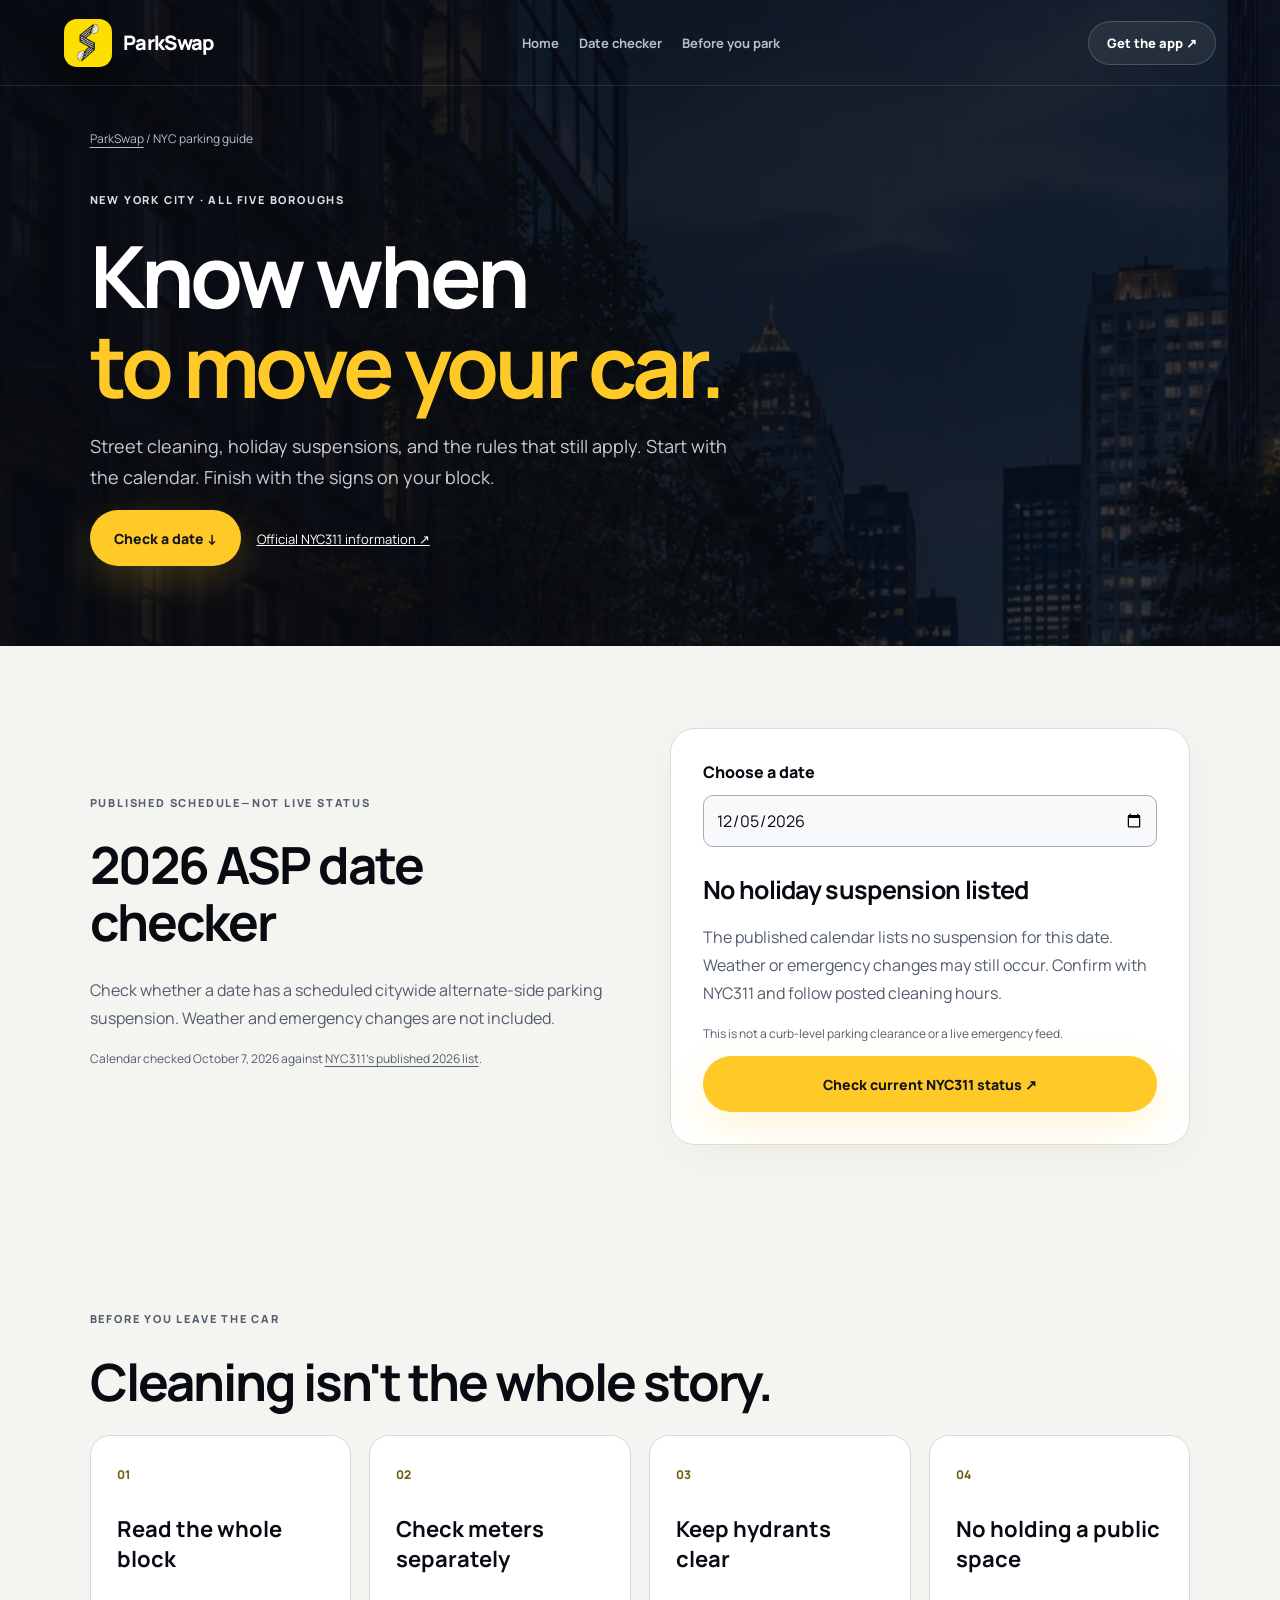
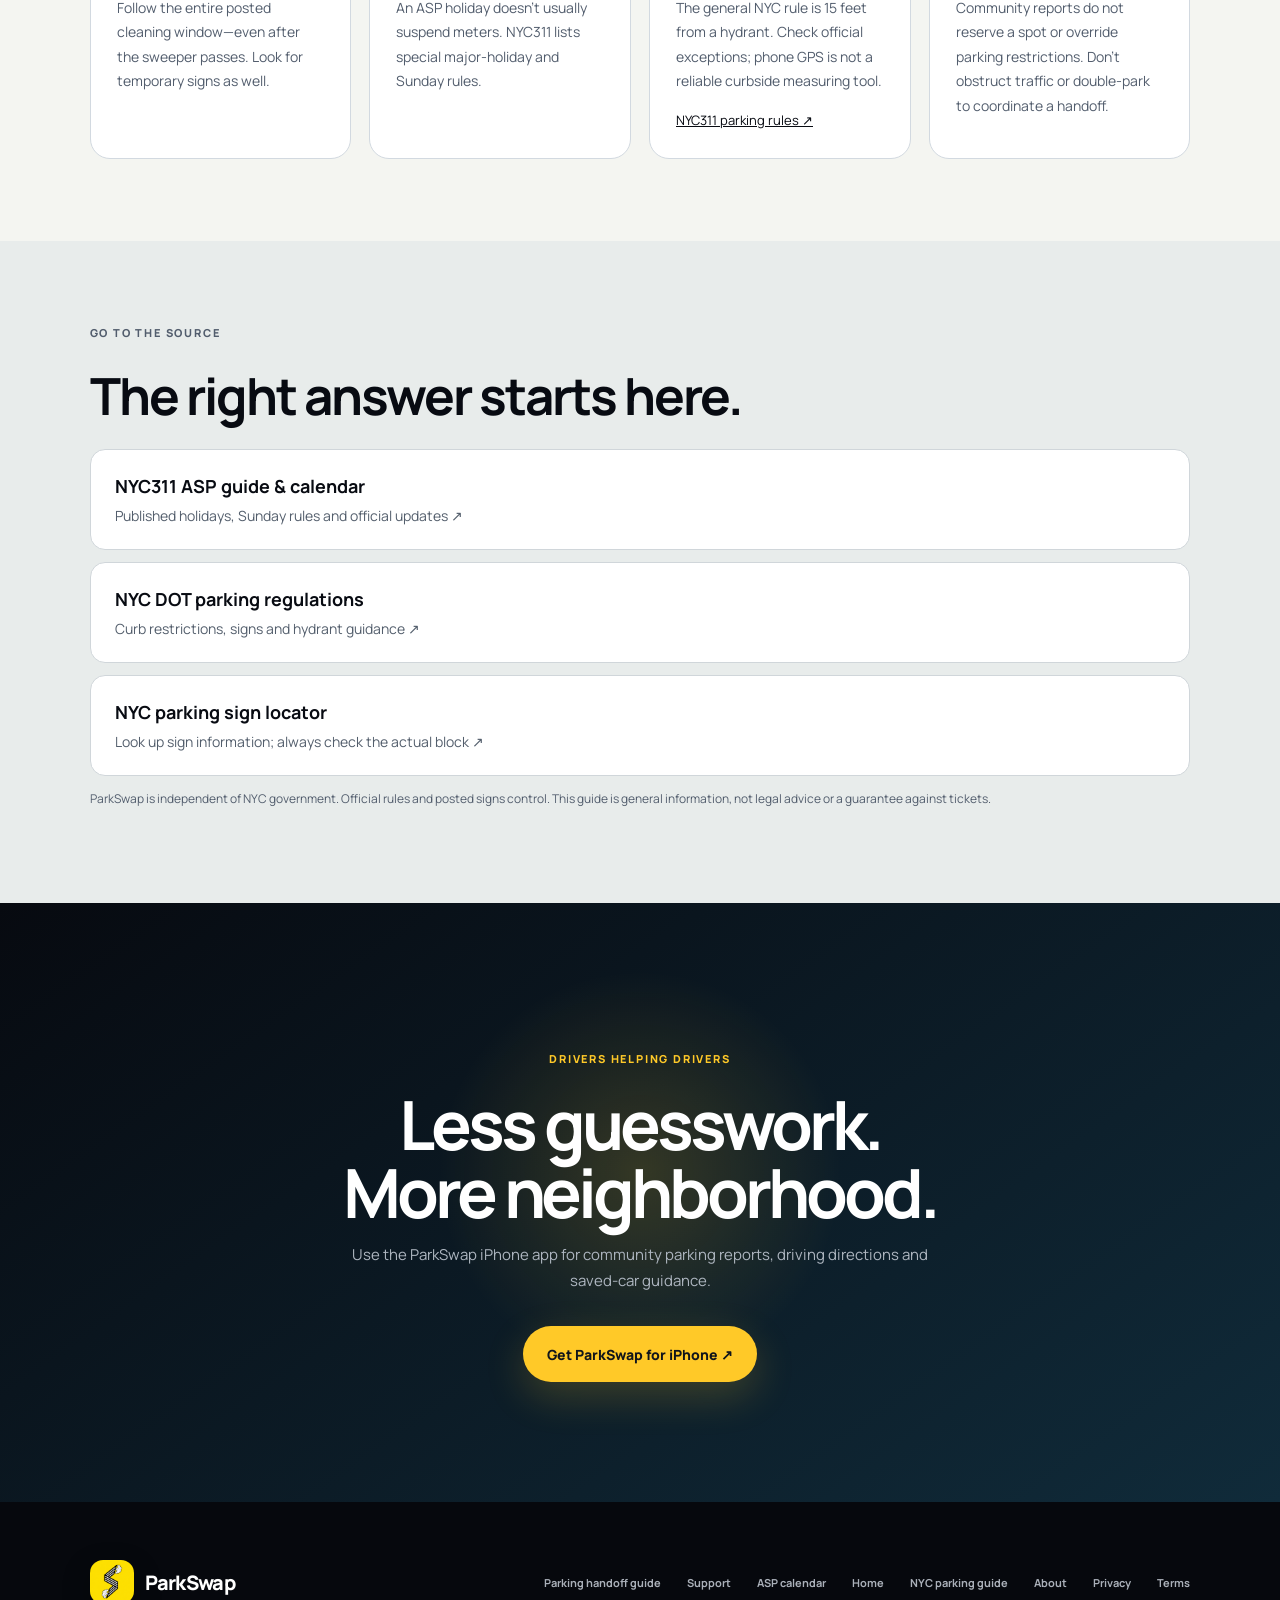
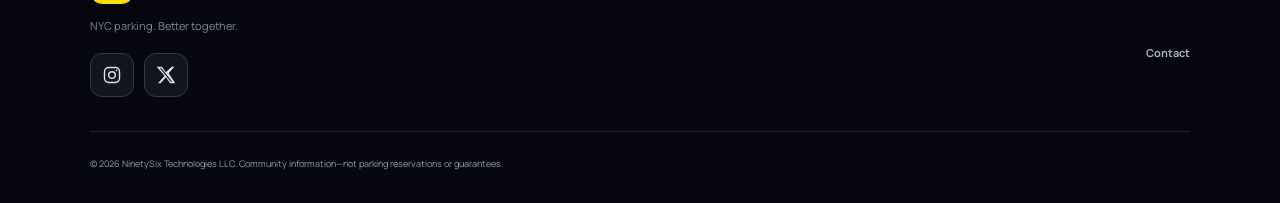
<file: nyc-parking/index.html>
<!doctype html>
<html lang="en-US"><head>
<meta charset="utf-8"><meta name="viewport" content="width=device-width, initial-scale=1, viewport-fit=cover">
<title>NYC Alternate-Side Parking Guide & 2026 Calendar | ParkSwap</title>
<meta name="description" content="Check the published 2026 NYC alternate-side parking suspension calendar. Understand street cleaning, meters and curb restrictions, with links to official NYC sources.">
<link rel="canonical" href="https://parkswap.com/nyc-parking/">
<meta name="theme-color" content="#080b12"><meta name="apple-itunes-app" content="app-id=1494510599">
<meta property="og:type" content="website"><meta property="og:site_name" content="ParkSwap"><meta property="og:title" content="NYC parking. A little less guesswork."><meta property="og:description" content="A clear 2026 street-cleaning date checker and official NYC parking resources."><meta property="og:url" content="https://parkswap.com/nyc-parking/"><meta property="og:image" content="https://parkswap.com/assets/parkswap-share-approved-v3.png">
<meta name="twitter:card" content="summary_large_image"><meta name="twitter:title" content="NYC Parking Guide | ParkSwap"><meta name="twitter:description" content="Check scheduled street-cleaning suspensions, then confirm current changes with NYC311."><meta name="twitter:image" content="https://parkswap.com/assets/parkswap-share-approved-v3.png">
<link rel="icon" href="/parkswap-s-icon-v2.png"><link rel="apple-touch-icon" href="/parkswap-s-icon-v2.png">
<link rel="preconnect" href="https://fonts.googleapis.com"><link rel="preconnect" href="https://fonts.gstatic.com" crossorigin><link href="https://fonts.googleapis.com/css2?family=Manrope:wght@400;500;600;700;800&display=swap" rel="stylesheet">
<link rel="stylesheet" href="/landing-v2.css?v=20261007-nyc"><link rel="stylesheet" href="/nyc-parking/guide.css">
<script type="application/ld+json">{"@context":"https://schema.org","@graph":[{"@type":"WebPage","@id":"https://parkswap.com/nyc-parking/#page","name":"NYC Alternate-Side Parking Guide & 2026 Calendar","url":"https://parkswap.com/nyc-parking/","dateModified":"2026-10-07","isPartOf":{"@type":"WebSite","name":"ParkSwap","url":"https://parkswap.com/"}},{"@type":"BreadcrumbList","itemListElement":[{"@type":"ListItem","position":1,"name":"ParkSwap","item":"https://parkswap.com/"},{"@type":"ListItem","position":2,"name":"NYC parking guide","item":"https://parkswap.com/nyc-parking/"}]}]}</script>
<script src="/nyc-parking/calendar.js" defer></script></head>
<body><a class="skip-link" href="#main">Skip to content</a>
<header class="nav-wrap"><a class="brand" href="/" aria-label="ParkSwap home"><img src="/parkswap-s-icon-v2.png" width="48" height="48" alt=""><span>ParkSwap</span></a><nav aria-label="Main navigation"><a href="/">Home</a><a href="#calendar">Date checker</a><a href="#rules">Before you park</a></nav><a class="nav-cta" href="https://apps.apple.com/us/app/id1494510599" target="_blank" rel="noopener">Get the app ↗</a></header>
<main id="main">
<section class="guide-hero"><nav class="breadcrumbs" aria-label="Breadcrumb"><a href="/">ParkSwap</a><span aria-hidden="true"> / </span><span>NYC parking guide</span></nav><p class="eyebrow">New York City · All five boroughs</p><h1>Know when<br><em>to move your car.</em></h1><p>Street cleaning, holiday suspensions, and the rules that still apply. Start with the calendar. Finish with the signs on your block.</p><a class="button primary" href="#calendar">Check a date ↓</a><a class="guide-source" href="https://portal.311.nyc.gov/article/?kanumber=KA-01011" target="_blank" rel="noopener">Official NYC311 information ↗</a></section>
<section class="guide-section calendar-section" id="calendar"><div><p class="kicker">Published schedule—not live status</p><h2>2026 ASP date checker</h2><p>Check whether a date has a scheduled citywide alternate-side parking suspension. Weather and emergency changes are not included.</p><p class="source-note">Calendar checked October 7, 2026 against <a href="https://portal.311.nyc.gov/article/?kanumber=KA-01011">NYC311's published 2026 list</a>.</p></div>
<div class="calendar-card"><label for="parking-date">Choose a date</label><input type="date" id="parking-date" aria-describedby="calendar-limit"><div id="calendar-result" role="status" aria-live="polite" aria-atomic="true"><h3>Choose a date to check</h3><p>The 2026 calendar is available. Use NYC311 for current official notices.</p></div><p id="calendar-limit" class="source-note">This is not a curb-level parking clearance or a live emergency feed.</p><a class="button primary" href="https://portal.311.nyc.gov/" target="_blank" rel="noopener">Check current NYC311 status ↗</a><noscript><p>The date checker needs JavaScript. <a href="https://portal.311.nyc.gov/article/?kanumber=KA-01011">View the full official calendar instead.</a></p></noscript></div></section>
<section class="guide-section" id="rules"><p class="kicker">Before you leave the car</p><h2>Cleaning isn't the whole story.</h2><div class="guide-grid"><article><span>01</span><h3>Read the whole block</h3><p>Follow the entire posted cleaning window—even after the sweeper passes. Look for temporary signs as well.</p></article><article><span>02</span><h3>Check meters separately</h3><p>An ASP holiday doesn't usually suspend meters. NYC311 lists special major-holiday and Sunday rules.</p></article><article><span>03</span><h3>Keep hydrants clear</h3><p>The general NYC rule is 15 feet from a hydrant. Check official exceptions; phone GPS is not a reliable curbside measuring tool.</p><a href="https://portal.311.nyc.gov/article/?kanumber=KA-01986">NYC311 parking rules ↗</a></article><article><span>04</span><h3>No holding a public space</h3><p>Community reports do not reserve a spot or override parking restrictions. Don't obstruct traffic or double-park to coordinate a handoff.</p></article></div></section>
<section class="guide-section resources"><p class="kicker">Go to the source</p><h2>The right answer starts here.</h2><div class="resource-links"><a href="https://portal.311.nyc.gov/article/?kanumber=KA-01011" target="_blank" rel="noopener"><strong>NYC311 ASP guide & calendar</strong><span>Published holidays, Sunday rules and official updates ↗</span></a><a href="https://www.nyc.gov/html/dot/html/motorist/parking-regulations.shtml" target="_blank" rel="noopener"><strong>NYC DOT parking regulations</strong><span>Curb restrictions, signs and hydrant guidance ↗</span></a><a href="https://nycdotsigns.net/" target="_blank" rel="noopener"><strong>NYC parking sign locator</strong><span>Look up sign information; always check the actual block ↗</span></a></div><p class="source-note">ParkSwap is independent of NYC government. Official rules and posted signs control. This guide is general information, not legal advice or a guarantee against tickets.</p></section>
<section class="final-cta section"><p class="kicker light">Drivers helping drivers</p><h2>Less guesswork.<br>More neighborhood.</h2><p>Use the ParkSwap iPhone app for community parking reports, driving directions and saved-car guidance.</p><div class="actions"><a class="button primary" href="https://apps.apple.com/us/app/id1494510599" target="_blank" rel="noopener">Get ParkSwap for iPhone ↗</a></div></section>
</main><footer><div class="footer-brand"><a class="brand" href="/"><img src="/parkswap-s-icon-v2.png" width="44" height="44" alt=""><span>ParkSwap</span></a><p>NYC parking. Better together.</p><nav class="footer-social" aria-label="ParkSwap social media"><a class="social-link" href="https://www.instagram.com/parkswap.app/" target="_blank" rel="noopener noreferrer" aria-label="ParkSwap on Instagram, @parkswap.app (opens in a new tab)" title="Instagram · @parkswap.app"><svg viewBox="0 0 24 24" width="20" height="20" fill="none" stroke="currentColor" stroke-width="1.7" aria-hidden="true" focusable="false"><rect x="3" y="3" width="18" height="18" rx="5"/><circle cx="12" cy="12" r="4"/><circle cx="17.5" cy="6.5" r="1" fill="currentColor" stroke="none"/></svg></a><a class="social-link" href="https://x.com/parkswap_app" target="_blank" rel="noopener noreferrer" aria-label="ParkSwap on X, @parkswap_app (opens in a new tab)" title="X · @parkswap_app"><svg viewBox="0 0 24 24" width="20" height="20" fill="currentColor" aria-hidden="true" focusable="false"><path d="M18.9 2H22l-6.8 7.8L23.2 22h-6.3L12 14.6 5.5 22H2.4l7.9-9.1L.8 2h6.5l4.4 6.7L18.9 2Zm-1.1 18h1.7L6.4 4H4.6l13.2 16Z"/></svg></a></nav></div><nav aria-label="Footer navigation"><a href="/blog-detail/">Parking handoff guide</a><a href="/support/">Support</a><a href="/nyc-parking/#calendar">ASP calendar</a><a href="/">Home</a><a href="/nyc-parking/" aria-current="page">NYC parking guide</a><a href="/aboutUs/">About</a><a href="/privacy/">Privacy</a><a href="/terms/">Terms</a><a href="mailto:contact@parkswap.com">Contact</a></nav><small>© 2026 NinetySix Technologies LLC. Community information—not parking reservations or guarantees.</small></footer></body></html>
</file>
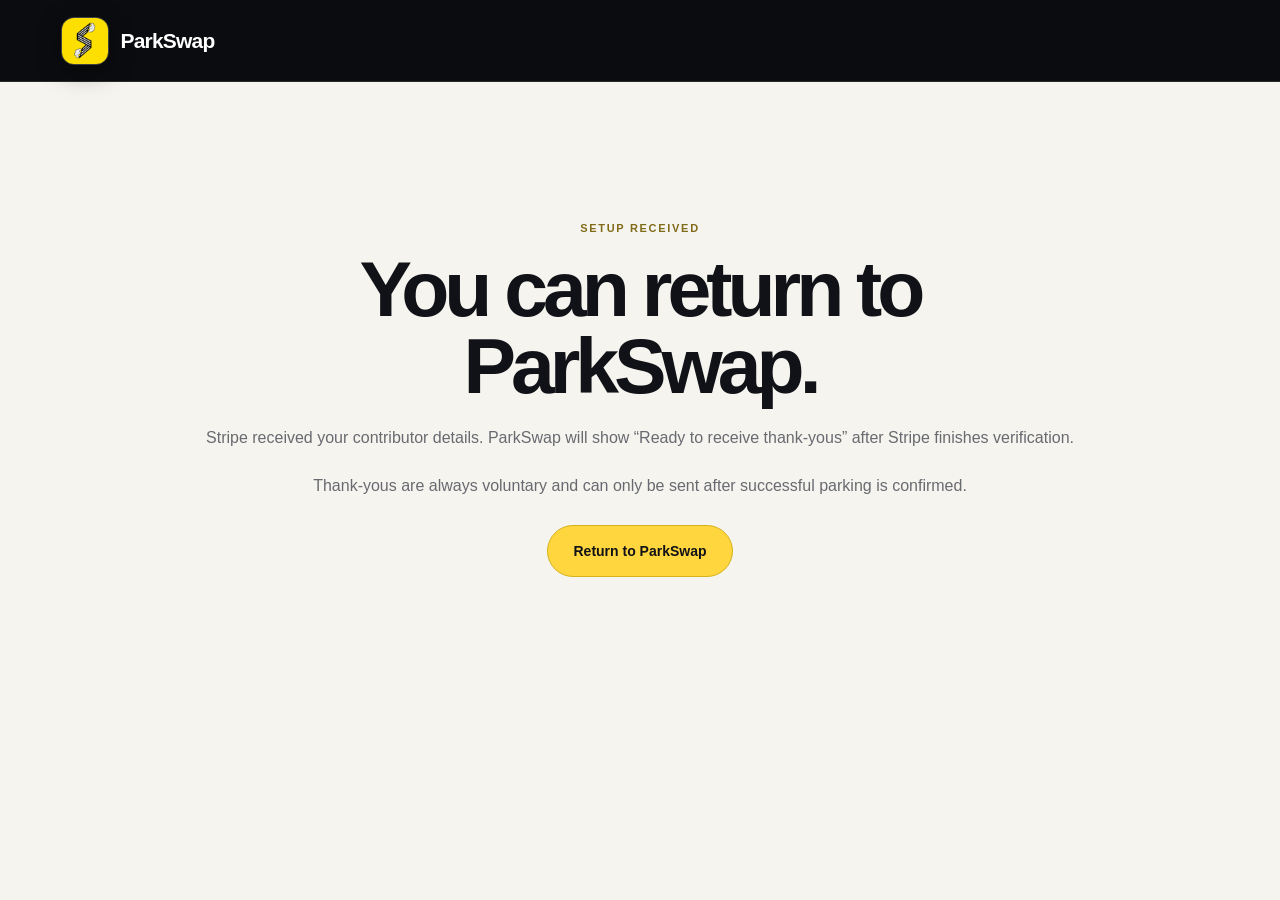
<file: payment-ready/index.html>
<!doctype html>
<html lang="en">
<head>
  <meta charset="utf-8">
  <meta name="viewport" content="width=device-width,initial-scale=1">
  <meta name="robots" content="noindex">
  <link rel="icon" href="../parkswap-s-icon-v2.png">
  <title>Payout setup received | ParkSwap</title>
  <link rel="preconnect" href="https://fonts.googleapis.com">
  <link rel="preconnect" href="https://fonts.gstatic.com" crossorigin>
  <link href="https://fonts.googleapis.com/css2?family=Manrope:wght@400;500;600;700;800&amp;display=swap" rel="stylesheet">
  <link rel="stylesheet" href="../styles.css">
  <link rel="stylesheet" href="../pages.css">
</head>
<body class="content-page">
  <header class="site-header"><a class="brand" href="../" aria-label="ParkSwap home"><img class="brand-app-icon" src="../parkswap-s-icon-v2.png" alt=""><span>ParkSwap</span></a></header>
  <main class="not-found">
    <span class="kicker">SETUP RECEIVED</span>
    <h1>You can return to ParkSwap.</h1>
    <p>Stripe received your contributor details. ParkSwap will show “Ready to receive thank-yous” after Stripe finishes verification.</p>
    <p>Thank-yous are always voluntary and can only be sent after successful parking is confirmed.</p>
    <a class="button button-primary" href="parkswap://payout-ready">Return to ParkSwap</a>
  </main>
</body>
</html>
</file>
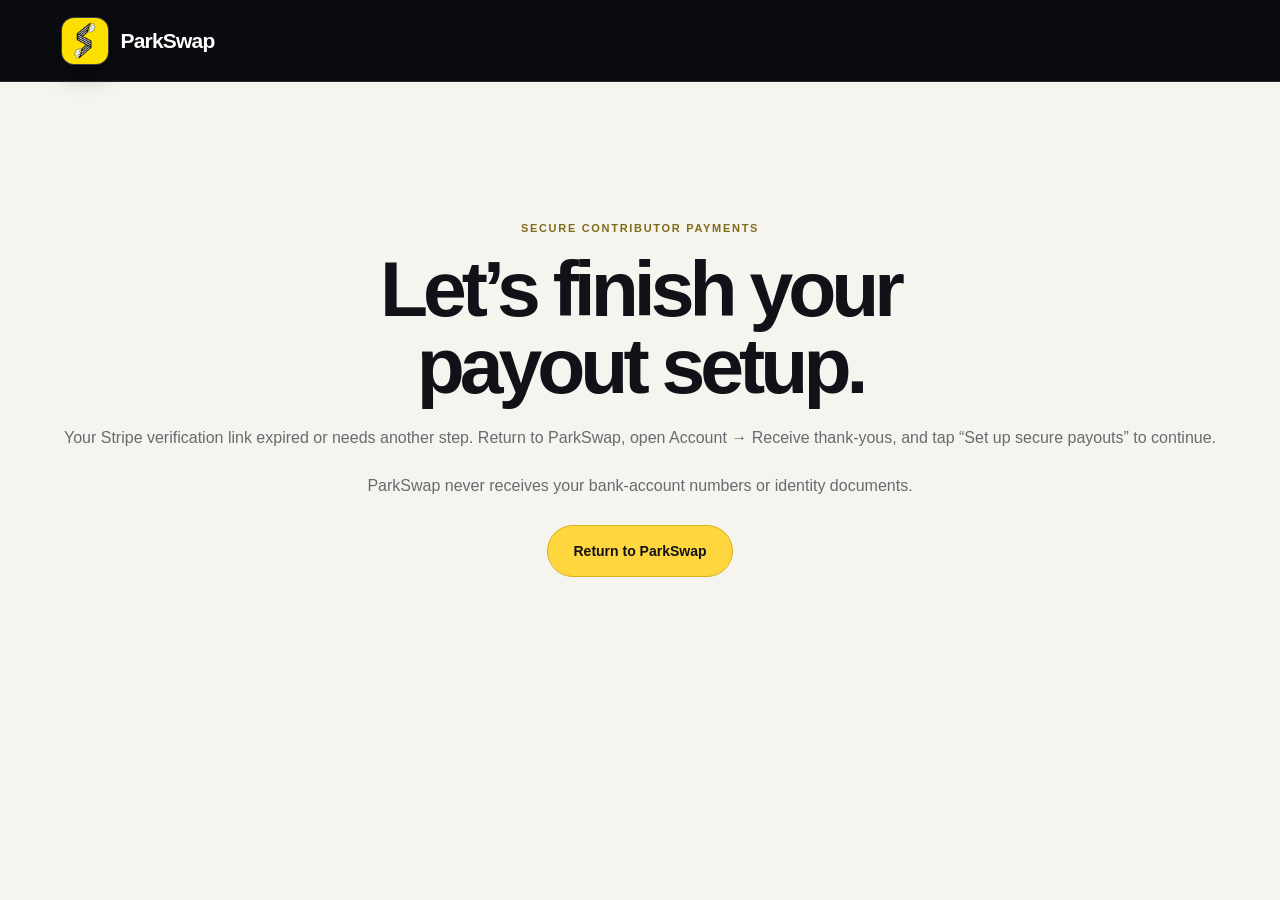
<file: payment-setup/index.html>
<!doctype html>
<html lang="en">
<head>
  <meta charset="utf-8">
  <meta name="viewport" content="width=device-width,initial-scale=1">
  <meta name="robots" content="noindex">
  <link rel="icon" href="../parkswap-s-icon-v2.png">
  <title>Complete payout setup | ParkSwap</title>
  <link rel="preconnect" href="https://fonts.googleapis.com">
  <link rel="preconnect" href="https://fonts.gstatic.com" crossorigin>
  <link href="https://fonts.googleapis.com/css2?family=Manrope:wght@400;500;600;700;800&amp;display=swap" rel="stylesheet">
  <link rel="stylesheet" href="../styles.css">
  <link rel="stylesheet" href="../pages.css">
</head>
<body class="content-page">
  <header class="site-header"><a class="brand" href="../" aria-label="ParkSwap home"><img class="brand-app-icon" src="../parkswap-s-icon-v2.png" alt=""><span>ParkSwap</span></a></header>
  <main class="not-found">
    <span class="kicker">SECURE CONTRIBUTOR PAYMENTS</span>
    <h1>Let’s finish your payout setup.</h1>
    <p>Your Stripe verification link expired or needs another step. Return to ParkSwap, open Account → Receive thank-yous, and tap “Set up secure payouts” to continue.</p>
    <p>ParkSwap never receives your bank-account numbers or identity documents.</p>
    <a class="button button-primary" href="parkswap://payout-setup">Return to ParkSwap</a>
  </main>
</body>
</html>
</file>
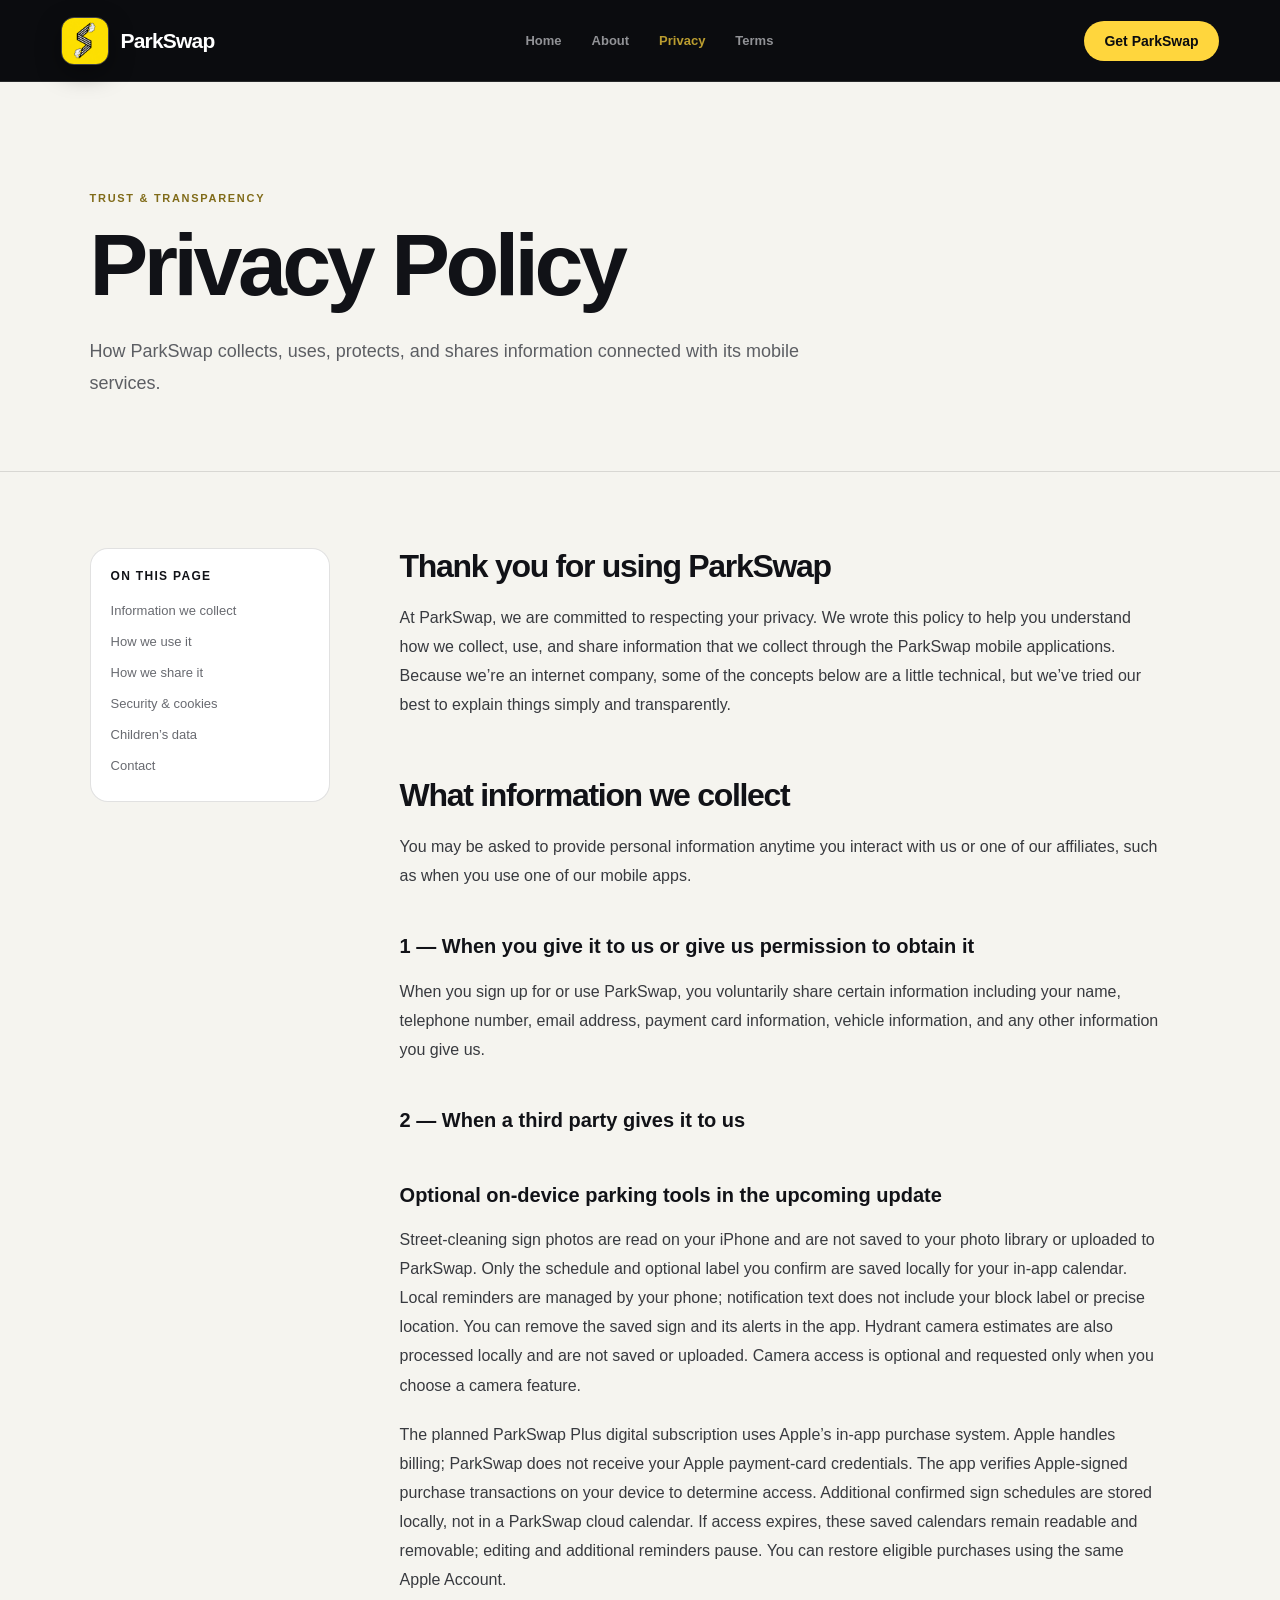
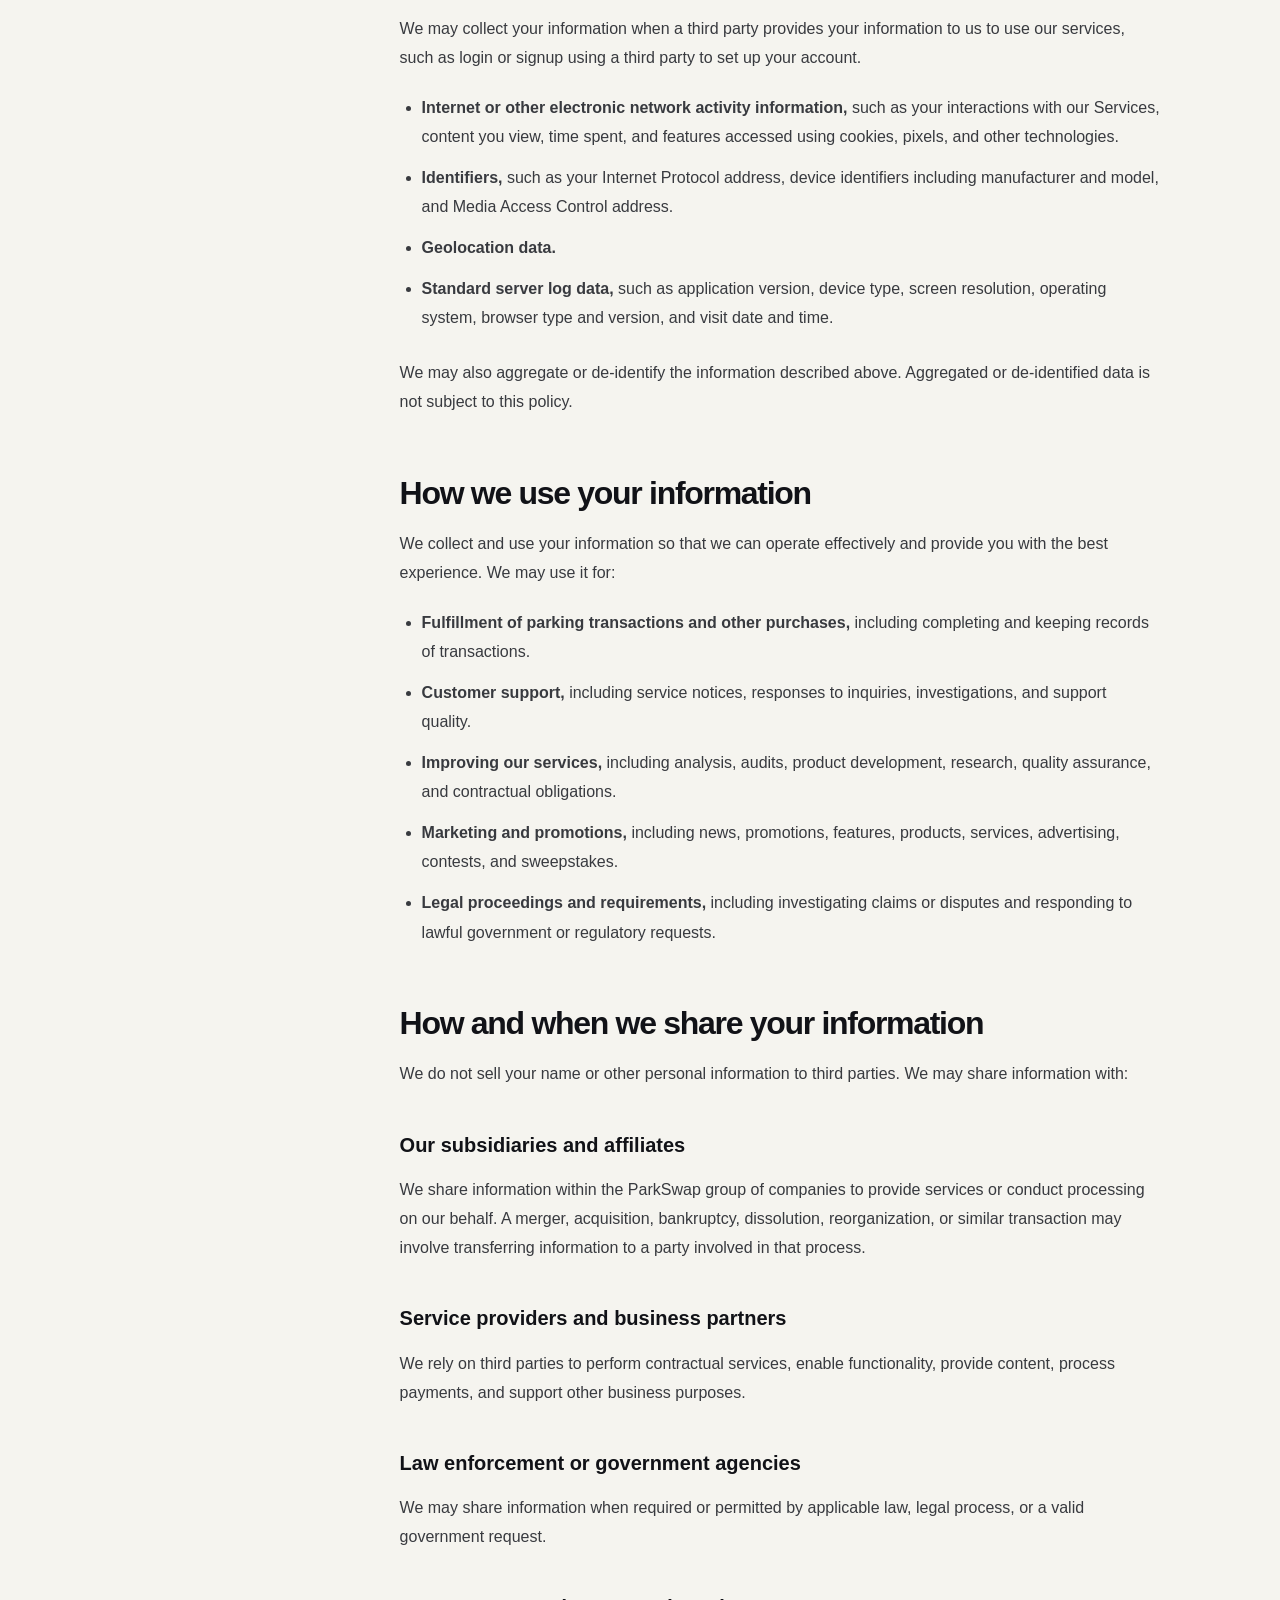
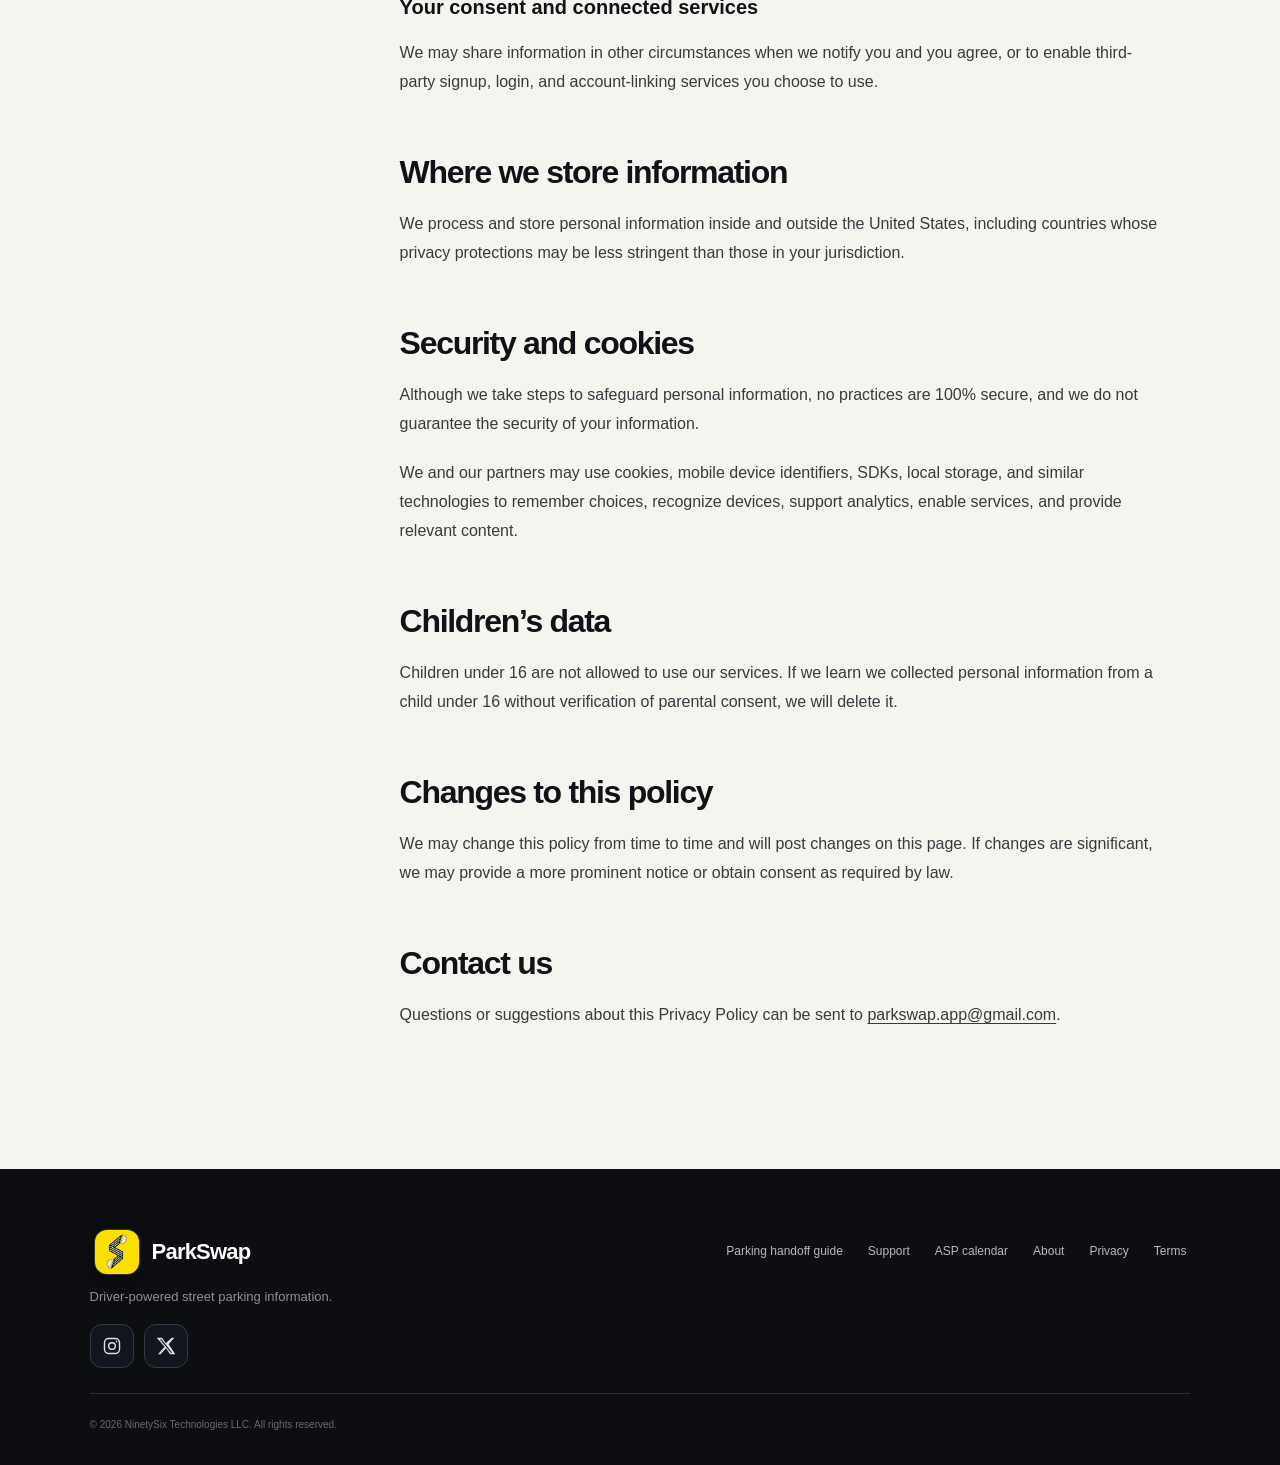
<file: privacy/index.html>
<!doctype html>
<html lang="en">
<head>
  <meta charset="utf-8">
  <meta name="viewport" content="width=device-width, initial-scale=1">
  <meta name="description" content="ParkSwap privacy policy and information about how the ParkSwap mobile application handles personal information.">
  <link rel="canonical" href="https://parkswap.com/privacy/">
  <meta property="og:type" content="website"><meta property="og:site_name" content="ParkSwap"><meta property="og:title" content="ParkSwap Privacy Policy"><meta property="og:description" content="Read how ParkSwap handles information connected with its mobile parking and navigation services."><meta property="og:url" content="https://parkswap.com/privacy/"><meta property="og:image" content="https://parkswap.com/assets/parkswap-share-approved-v3.png">
  <meta name="twitter:card" content="summary_large_image"><meta name="twitter:title" content="ParkSwap Privacy Policy"><meta name="twitter:description" content="Read how ParkSwap handles information connected with its mobile parking and navigation services."><meta name="twitter:image" content="https://parkswap.com/assets/parkswap-share-approved-v3.png">
  <link rel="icon" type="image/png" href="../parkswap-s-icon-v2.png"><link rel="apple-touch-icon" href="../parkswap-s-icon-v2.png">
  <title>ParkSwap | Privacy Policy</title>
  <link rel="preconnect" href="https://fonts.googleapis.com"><link rel="preconnect" href="https://fonts.gstatic.com" crossorigin><link href="https://fonts.googleapis.com/css2?family=Manrope:wght@400;500;600;700;800&display=swap" rel="stylesheet">
  <link rel="stylesheet" href="../styles.css"><link rel="stylesheet" href="../pages.css">
</head>
<body class="content-page">
  <header class="site-header"><a class="brand" href="../" aria-label="ParkSwap home"><img class="brand-app-icon" src="../parkswap-s-icon-v2.png" alt=""><span>ParkSwap</span></a><nav aria-label="Primary navigation"><a href="../">Home</a><a href="../aboutUs/">About</a><a href="./" aria-current="page">Privacy</a><a href="../terms/">Terms</a></nav><a class="button button-small button-dark" href="https://apps.apple.com/us/app/parkswap-swap-your-spot/id1494510599">Get ParkSwap</a></header>
  <main>
    <section class="page-hero"><div class="content-shell"><span class="kicker">Trust & transparency</span><h1>Privacy Policy</h1><p>How ParkSwap collects, uses, protects, and shares information connected with its mobile services.</p></div></section>
    <section class="content-shell page-content">
      <aside class="page-aside"><strong>On this page</strong><a href="#collect">Information we collect</a><a href="#use">How we use it</a><a href="#share">How we share it</a><a href="#security">Security & cookies</a><a href="#children">Children’s data</a><a href="#contact">Contact</a></aside>
      <article class="prose">
        <h2>Thank you for using ParkSwap</h2>
        <p>At ParkSwap, we are committed to respecting your privacy. We wrote this policy to help you understand how we collect, use, and share information that we collect through the ParkSwap mobile applications. Because we’re an internet company, some of the concepts below are a little technical, but we’ve tried our best to explain things simply and transparently.</p>
        <h2 id="collect">What information we collect</h2>
        <p>You may be asked to provide personal information anytime you interact with us or one of our affiliates, such as when you use one of our mobile apps.</p>
        <h3>1 — When you give it to us or give us permission to obtain it</h3>
        <p>When you sign up for or use ParkSwap, you voluntarily share certain information including your name, telephone number, email address, payment card information, vehicle information, and any other information you give us.</p>
        <h3>2 — When a third party gives it to us</h3>
        <h3>Optional on-device parking tools in the upcoming update</h3>
        <p>Street-cleaning sign photos are read on your iPhone and are not saved to your photo library or uploaded to ParkSwap. Only the schedule and optional label you confirm are saved locally for your in-app calendar. Local reminders are managed by your phone; notification text does not include your block label or precise location. You can remove the saved sign and its alerts in the app. Hydrant camera estimates are also processed locally and are not saved or uploaded. Camera access is optional and requested only when you choose a camera feature.</p>
        <p>The planned ParkSwap Plus digital subscription uses Apple’s in-app purchase system. Apple handles billing; ParkSwap does not receive your Apple payment-card credentials. The app verifies Apple-signed purchase transactions on your device to determine access. Additional confirmed sign schedules are stored locally, not in a ParkSwap cloud calendar. If access expires, these saved calendars remain readable and removable; editing and additional reminders pause. You can restore eligible purchases using the same Apple Account.</p>
        <p>We may collect your information when a third party provides your information to us to use our services, such as login or signup using a third party to set up your account.</p>
        <ul><li><strong>Internet or other electronic network activity information,</strong> such as your interactions with our Services, content you view, time spent, and features accessed using cookies, pixels, and other technologies.</li><li><strong>Identifiers,</strong> such as your Internet Protocol address, device identifiers including manufacturer and model, and Media Access Control address.</li><li><strong>Geolocation data.</strong></li><li><strong>Standard server log data,</strong> such as application version, device type, screen resolution, operating system, browser type and version, and visit date and time.</li></ul>
        <p>We may also aggregate or de-identify the information described above. Aggregated or de-identified data is not subject to this policy.</p>
        <h2 id="use">How we use your information</h2>
        <p>We collect and use your information so that we can operate effectively and provide you with the best experience. We may use it for:</p>
        <ul><li><strong>Fulfillment of parking transactions and other purchases,</strong> including completing and keeping records of transactions.</li><li><strong>Customer support,</strong> including service notices, responses to inquiries, investigations, and support quality.</li><li><strong>Improving our services,</strong> including analysis, audits, product development, research, quality assurance, and contractual obligations.</li><li><strong>Marketing and promotions,</strong> including news, promotions, features, products, services, advertising, contests, and sweepstakes.</li><li><strong>Legal proceedings and requirements,</strong> including investigating claims or disputes and responding to lawful government or regulatory requests.</li></ul>
        <h2 id="share">How and when we share your information</h2>
        <p>We do not sell your name or other personal information to third parties. We may share information with:</p>
        <h3>Our subsidiaries and affiliates</h3><p>We share information within the ParkSwap group of companies to provide services or conduct processing on our behalf. A merger, acquisition, bankruptcy, dissolution, reorganization, or similar transaction may involve transferring information to a party involved in that process.</p>
        <h3>Service providers and business partners</h3><p>We rely on third parties to perform contractual services, enable functionality, provide content, process payments, and support other business purposes.</p>
        <h3>Law enforcement or government agencies</h3><p>We may share information when required or permitted by applicable law, legal process, or a valid government request.</p>
        <h3>Your consent and connected services</h3><p>We may share information in other circumstances when we notify you and you agree, or to enable third-party signup, login, and account-linking services you choose to use.</p>
        <h2>Where we store information</h2><p>We process and store personal information inside and outside the United States, including countries whose privacy protections may be less stringent than those in your jurisdiction.</p>
        <h2 id="security">Security and cookies</h2><p>Although we take steps to safeguard personal information, no practices are 100% secure, and we do not guarantee the security of your information.</p><p>We and our partners may use cookies, mobile device identifiers, SDKs, local storage, and similar technologies to remember choices, recognize devices, support analytics, enable services, and provide relevant content.</p>
        <h2 id="children">Children’s data</h2><p>Children under 16 are not allowed to use our services. If we learn we collected personal information from a child under 16 without verification of parental consent, we will delete it.</p>
        <h2>Changes to this policy</h2><p>We may change this policy from time to time and will post changes on this page. If changes are significant, we may provide a more prominent notice or obtain consent as required by law.</p>
        <h2 id="contact">Contact us</h2><p>Questions or suggestions about this Privacy Policy can be sent to <a href="mailto:parkswap.app@gmail.com">parkswap.app@gmail.com</a>.</p>
      </article>
    </section>
  </main>
  <footer><div class="footer-brand"><a class="brand brand-footer" href="../" aria-label="ParkSwap home"><img class="brand-app-icon" src="../parkswap-s-icon-v2.png" alt=""><span>ParkSwap</span></a><p>Driver-powered street parking information.</p><nav class="footer-social" aria-label="ParkSwap social media"><a class="social-link" href="https://www.instagram.com/parkswap.app/" target="_blank" rel="noopener noreferrer" aria-label="ParkSwap on Instagram, @parkswap.app (opens in a new tab)" title="Instagram · @parkswap.app"><svg viewBox="0 0 24 24" width="20" height="20" fill="none" stroke="currentColor" stroke-width="1.7" aria-hidden="true" focusable="false"><rect x="3" y="3" width="18" height="18" rx="5"/><circle cx="12" cy="12" r="4"/><circle cx="17.5" cy="6.5" r="1" fill="currentColor" stroke="none"/></svg></a><a class="social-link" href="https://x.com/parkswap_app" target="_blank" rel="noopener noreferrer" aria-label="ParkSwap on X, @parkswap_app (opens in a new tab)" title="X · @parkswap_app"><svg viewBox="0 0 24 24" width="20" height="20" fill="currentColor" aria-hidden="true" focusable="false"><path d="M18.9 2H22l-6.8 7.8L23.2 22h-6.3L12 14.6 5.5 22H2.4l7.9-9.1L.8 2h6.5l4.4 6.7L18.9 2Zm-1.1 18h1.7L6.4 4H4.6l13.2 16Z"/></svg></a></nav></div><div><a href="/blog-detail/">Parking handoff guide</a><a href="/support/">Support</a><a href="/nyc-parking/#calendar">ASP calendar</a><a href="../aboutUs/">About</a><a href="./">Privacy</a><a href="../terms/">Terms</a></div><small>© 2026 NinetySix Technologies LLC. All rights reserved.</small></footer>
</body>
</html>
</file>
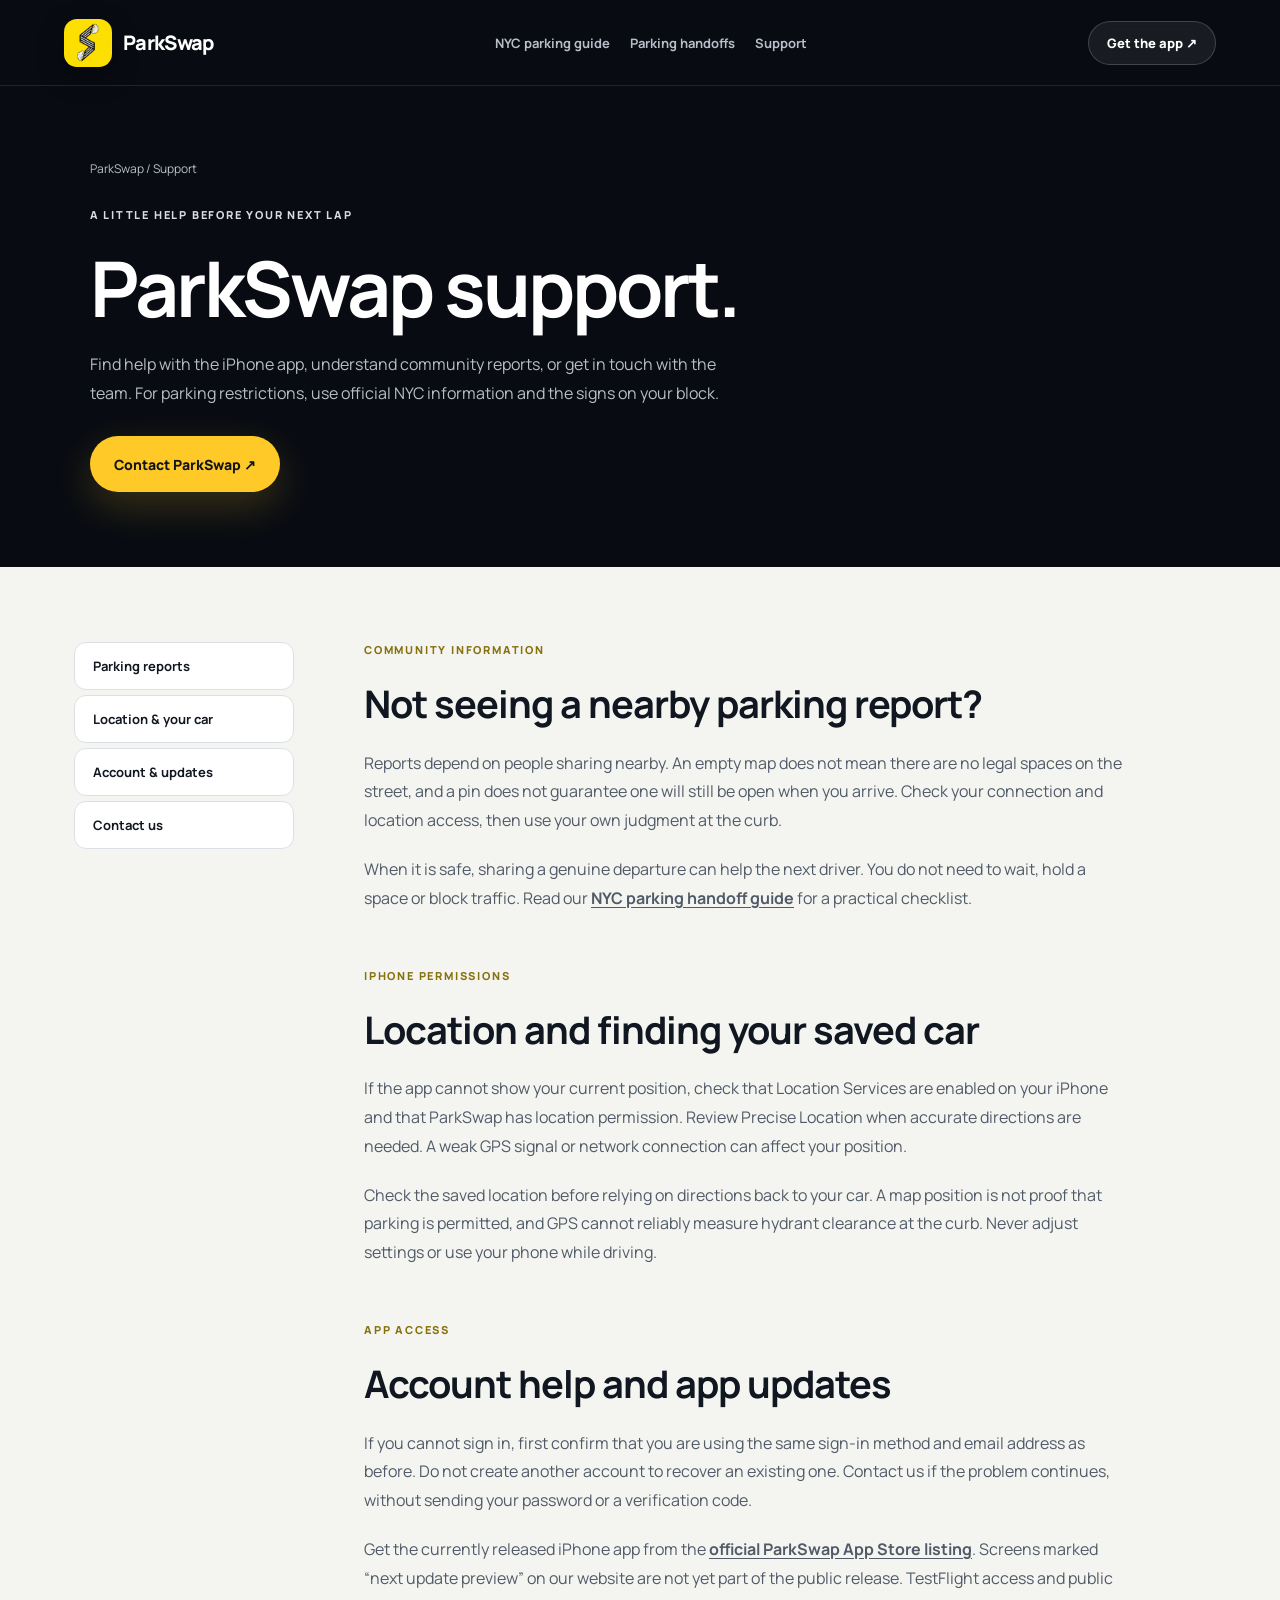
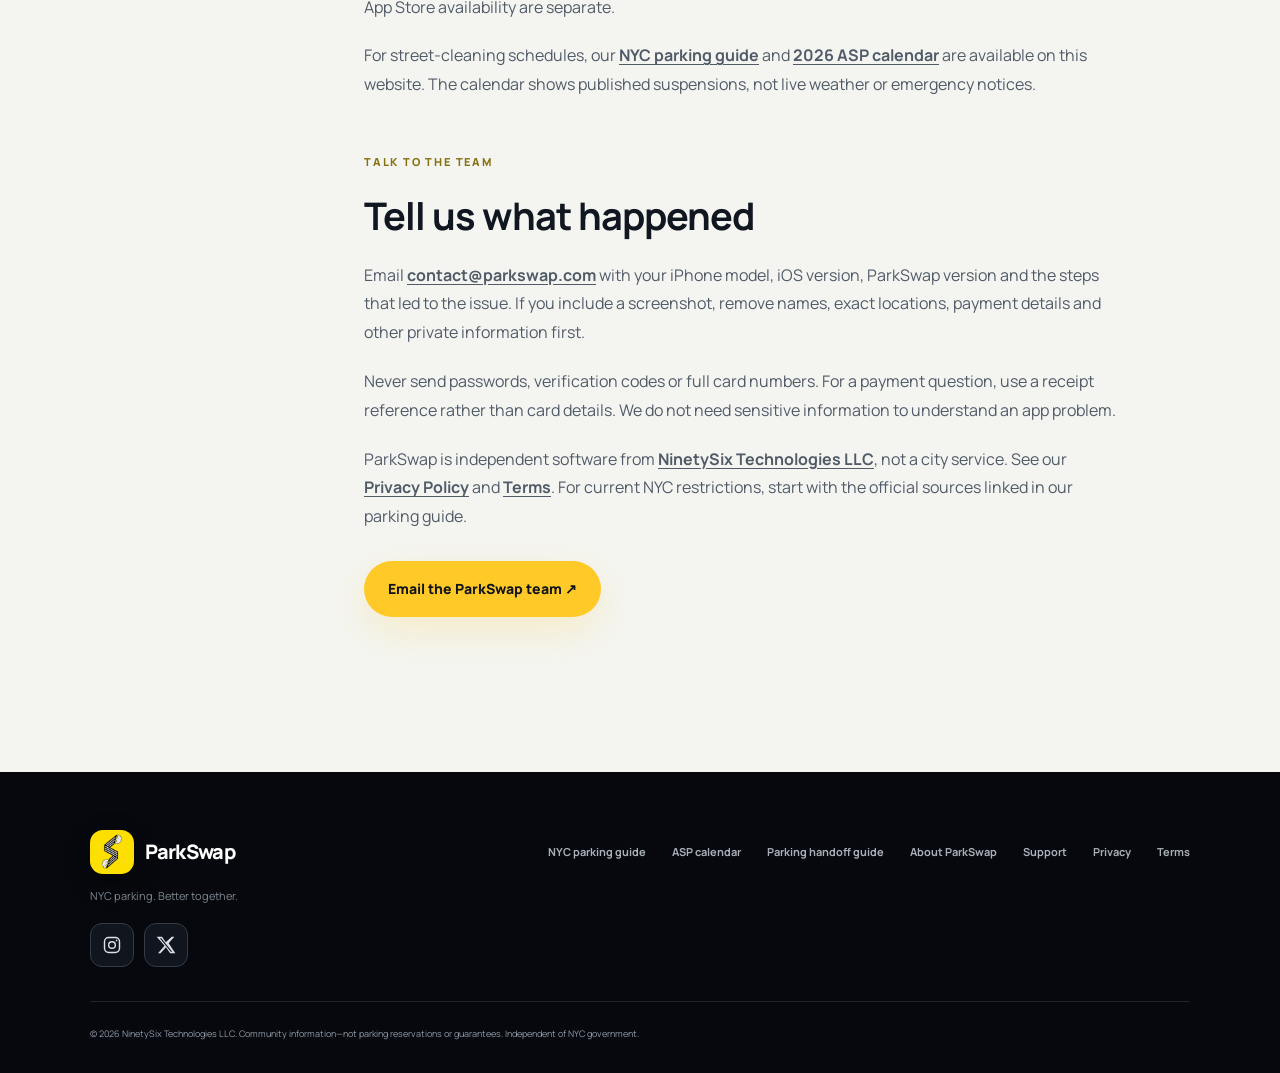
<file: support/index.html>
<!doctype html>
<html lang="en-US">
<head>
<meta charset="utf-8"><meta name="viewport" content="width=device-width, initial-scale=1, viewport-fit=cover">
<title>ParkSwap Support — App Help & Contact</title>
<meta name="description" content="Get help with ParkSwap on iPhone: parking reports, saved-car location, account access and permissions. Find NYC parking resources and contact the ParkSwap team.">
<link rel="canonical" href="https://parkswap.com/support/">
<meta name="theme-color" content="#080b12"><meta name="apple-itunes-app" content="app-id=1494510599">
<meta property="og:type" content="website"><meta property="og:site_name" content="ParkSwap">
<meta property="og:title" content="ParkSwap Support — App Help & Contact"><meta property="og:description" content="Help with parking reports, your saved car, account access and iPhone permissions. Contact the ParkSwap team.">
<meta property="og:url" content="https://parkswap.com/support/"><meta property="og:image" content="https://parkswap.com/assets/parkswap-share-approved-v3.png">
<meta name="twitter:card" content="summary_large_image"><meta name="twitter:title" content="ParkSwap Support — App Help & Contact"><meta name="twitter:description" content="Help with parking reports, your saved car, account access and iPhone permissions. Contact the ParkSwap team."><meta name="twitter:image" content="https://parkswap.com/assets/parkswap-share-approved-v3.png">
<link rel="icon" href="/parkswap-s-icon-v2.png"><link rel="apple-touch-icon" href="/parkswap-s-icon-v2.png">
<link rel="preconnect" href="https://fonts.googleapis.com"><link rel="preconnect" href="https://fonts.gstatic.com" crossorigin><link href="https://fonts.googleapis.com/css2?family=Manrope:wght@400;500;600;700;800&display=swap" rel="stylesheet">
<link rel="stylesheet" href="/landing-v2.css"><link rel="stylesheet" href="/support/support.css">
<script type="application/ld+json">{"@context":"https://schema.org","@graph":[{"@type":"ContactPage","@id":"https://parkswap.com/support/#page","name":"ParkSwap Support — App Help & Contact","url":"https://parkswap.com/support/","description":"Help with ParkSwap on iPhone and contact information for the ParkSwap team.","isPartOf":{"@type":"WebSite","@id":"https://parkswap.com/#website","name":"ParkSwap","url":"https://parkswap.com/"}},{"@type":"BreadcrumbList","itemListElement":[{"@type":"ListItem","position":1,"name":"ParkSwap","item":"https://parkswap.com/"},{"@type":"ListItem","position":2,"name":"Support","item":"https://parkswap.com/support/"}]}]}</script>
</head>
<body class="support-page">
<a class="skip-link" href="#main">Skip to content</a>
<header class="nav-wrap"><a class="brand" href="/" aria-label="ParkSwap home"><img src="/parkswap-s-icon-v2.png" width="48" height="48" alt=""><span>ParkSwap</span></a><nav aria-label="Main navigation"><a href="/nyc-parking/">NYC parking guide</a><a href="/blog-detail/">Parking handoffs</a><a href="/support/" aria-current="page">Support</a></nav><a class="nav-cta" href="https://apps.apple.com/us/app/id1494510599" target="_blank" rel="noopener">Get the app ↗</a></header>
<nav class="mobile-links" aria-label="Mobile navigation"><a href="/nyc-parking/">NYC parking guide</a><a href="/blog-detail/">Parking handoffs</a><a href="/support/" aria-current="page">Support</a></nav>
<main id="main">
<section class="support-hero"><nav class="breadcrumbs" aria-label="Breadcrumb"><a href="/">ParkSwap</a><span aria-hidden="true"> / </span><span>Support</span></nav><p class="eyebrow">A little help before your next lap</p><h1>ParkSwap support.</h1><p>Find help with the iPhone app, understand community reports, or get in touch with the team. For parking restrictions, use official NYC information and the signs on your block.</p><a class="button primary" href="mailto:contact@parkswap.com">Contact ParkSwap ↗</a></section>
<section class="support-content" aria-label="Help topics">
<nav class="support-topics" aria-label="On this page"><a href="#reports">Parking reports</a><a href="#location">Location & your car</a><a href="#account">Account & updates</a><a href="#contact">Contact us</a></nav>
<div class="support-answers">
<section id="reports"><p class="kicker">Community information</p><h2>Not seeing a nearby parking report?</h2><p>Reports depend on people sharing nearby. An empty map does not mean there are no legal spaces on the street, and a pin does not guarantee one will still be open when you arrive. Check your connection and location access, then use your own judgment at the curb.</p><p>When it is safe, sharing a genuine departure can help the next driver. You do not need to wait, hold a space or block traffic. Read our <a href="/blog-detail/">NYC parking handoff guide</a> for a practical checklist.</p></section>
<section id="location"><p class="kicker">iPhone permissions</p><h2>Location and finding your saved car</h2><p>If the app cannot show your current position, check that Location Services are enabled on your iPhone and that ParkSwap has location permission. Review Precise Location when accurate directions are needed. A weak GPS signal or network connection can affect your position.</p><p>Check the saved location before relying on directions back to your car. A map position is not proof that parking is permitted, and GPS cannot reliably measure hydrant clearance at the curb. Never adjust settings or use your phone while driving.</p></section>
<section id="account"><p class="kicker">App access</p><h2>Account help and app updates</h2><p>If you cannot sign in, first confirm that you are using the same sign-in method and email address as before. Do not create another account to recover an existing one. Contact us if the problem continues, without sending your password or a verification code.</p><p>Get the currently released iPhone app from the <a href="https://apps.apple.com/us/app/id1494510599" target="_blank" rel="noopener">official ParkSwap App Store listing</a>. Screens marked “next update preview” on our website are not yet part of the public release. TestFlight access and public App Store availability are separate.</p><p>For street-cleaning schedules, our <a href="/nyc-parking/">NYC parking guide</a> and <a href="/nyc-parking/#calendar">2026 ASP calendar</a> are available on this website. The calendar shows published suspensions, not live weather or emergency notices.</p></section>
<section id="contact"><p class="kicker">Talk to the team</p><h2>Tell us what happened</h2><p>Email <a href="mailto:contact@parkswap.com">contact@parkswap.com</a> with your iPhone model, iOS version, ParkSwap version and the steps that led to the issue. If you include a screenshot, remove names, exact locations, payment details and other private information first.</p><p>Never send passwords, verification codes or full card numbers. For a payment question, use a receipt reference rather than card details. We do not need sensitive information to understand an app problem.</p><p>ParkSwap is independent software from <a href="/aboutUs/">NinetySix Technologies LLC</a>, not a city service. See our <a href="/privacy/">Privacy Policy</a> and <a href="/terms/">Terms</a>. For current NYC restrictions, start with the official sources linked in our parking guide.</p><a class="button primary" href="mailto:contact@parkswap.com">Email the ParkSwap team ↗</a></section>
</div></section>
</main>
<footer><div class="footer-brand"><a class="brand" href="/" aria-label="ParkSwap home"><img src="/parkswap-s-icon-v2.png" width="44" height="44" alt=""><span>ParkSwap</span></a><p>NYC parking. Better together.</p><nav class="footer-social" aria-label="ParkSwap social media"><a class="social-link" href="https://www.instagram.com/parkswap.app/" target="_blank" rel="noopener noreferrer" aria-label="ParkSwap on Instagram, @parkswap.app (opens in a new tab)" title="Instagram · @parkswap.app"><svg viewBox="0 0 24 24" width="20" height="20" fill="none" stroke="currentColor" stroke-width="1.7" aria-hidden="true" focusable="false"><rect x="3" y="3" width="18" height="18" rx="5"/><circle cx="12" cy="12" r="4"/><circle cx="17.5" cy="6.5" r="1" fill="currentColor" stroke="none"/></svg></a><a class="social-link" href="https://x.com/parkswap_app" target="_blank" rel="noopener noreferrer" aria-label="ParkSwap on X, @parkswap_app (opens in a new tab)" title="X · @parkswap_app"><svg viewBox="0 0 24 24" width="20" height="20" fill="currentColor" aria-hidden="true" focusable="false"><path d="M18.9 2H22l-6.8 7.8L23.2 22h-6.3L12 14.6 5.5 22H2.4l7.9-9.1L.8 2h6.5l4.4 6.7L18.9 2Zm-1.1 18h1.7L6.4 4H4.6l13.2 16Z"/></svg></a></nav></div><nav aria-label="Footer navigation"><a href="/nyc-parking/">NYC parking guide</a><a href="/nyc-parking/#calendar">ASP calendar</a><a href="/blog-detail/">Parking handoff guide</a><a href="/aboutUs/">About ParkSwap</a><a href="/support/" aria-current="page">Support</a><a href="/privacy/">Privacy</a><a href="/terms/">Terms</a></nav><small>© 2026 NinetySix Technologies LLC. Community information—not parking reservations or guarantees. Independent of NYC government.</small></footer>
</body></html>
</file>
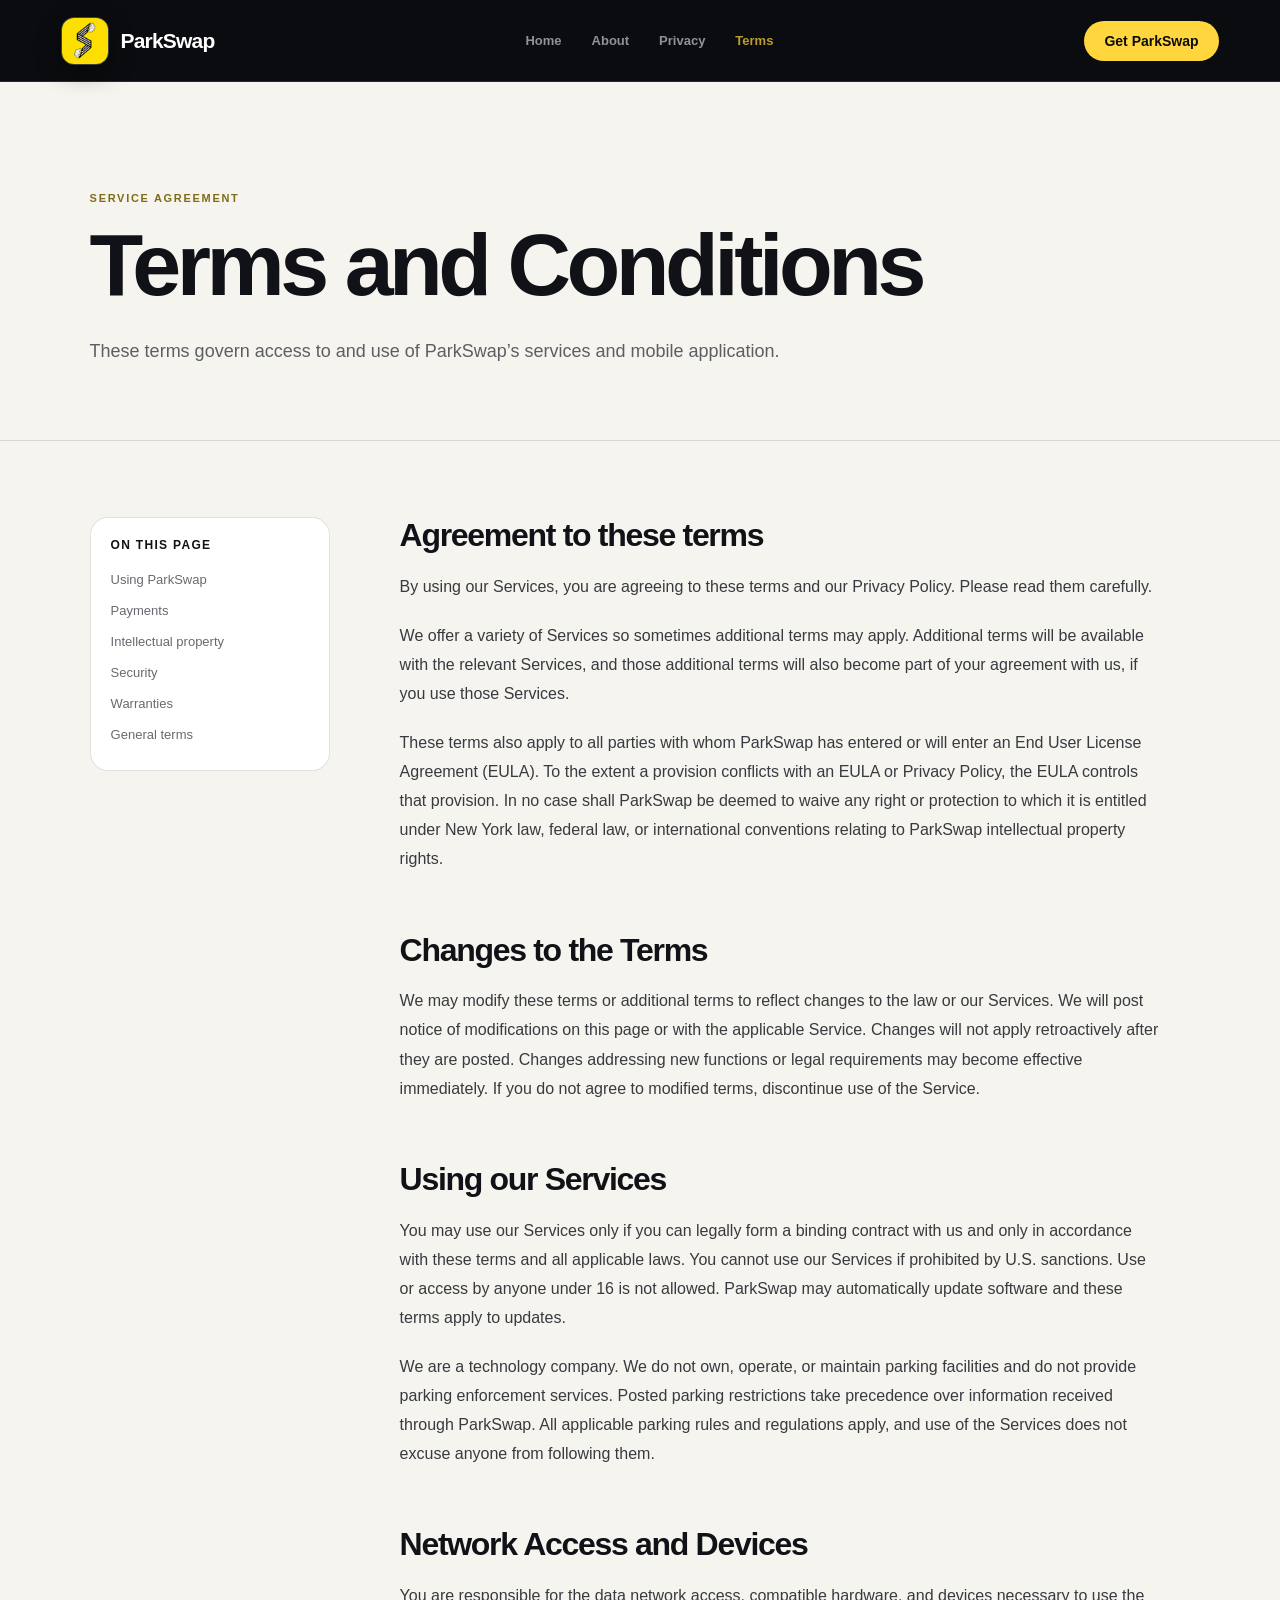
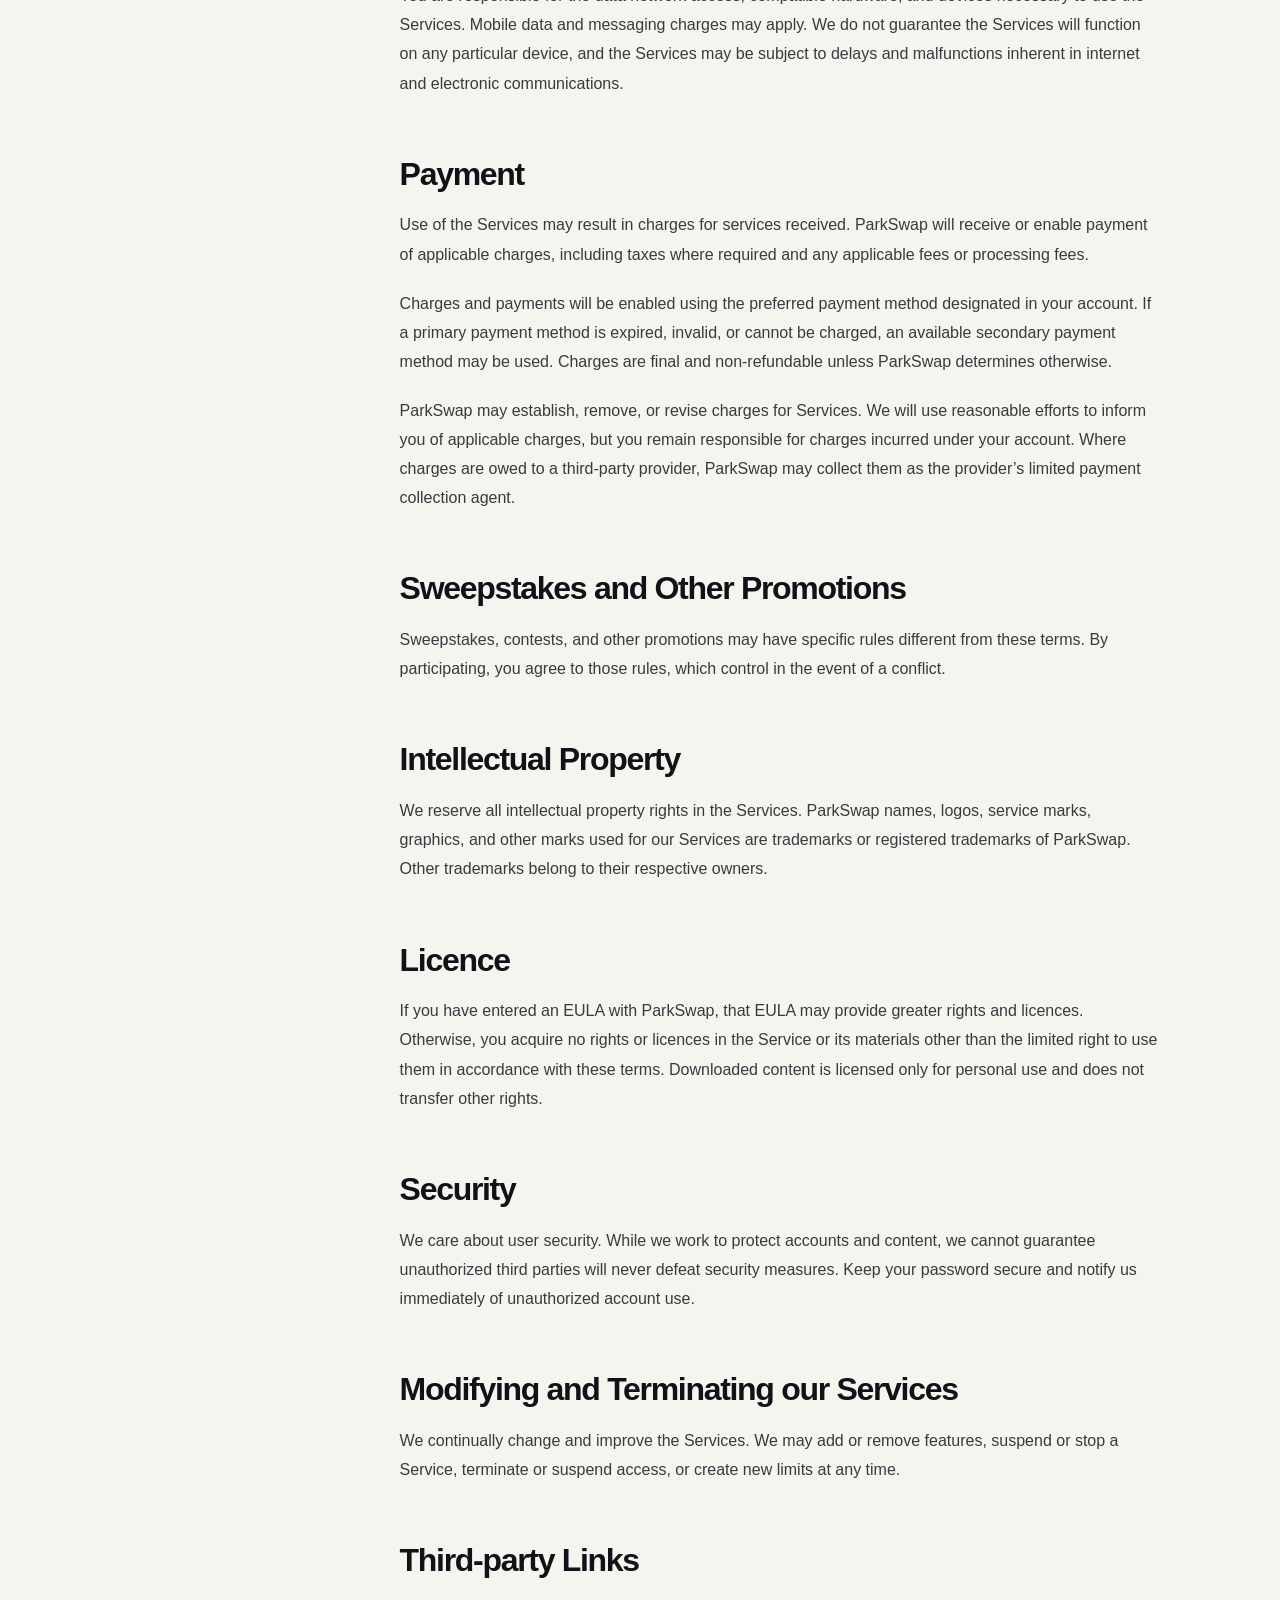
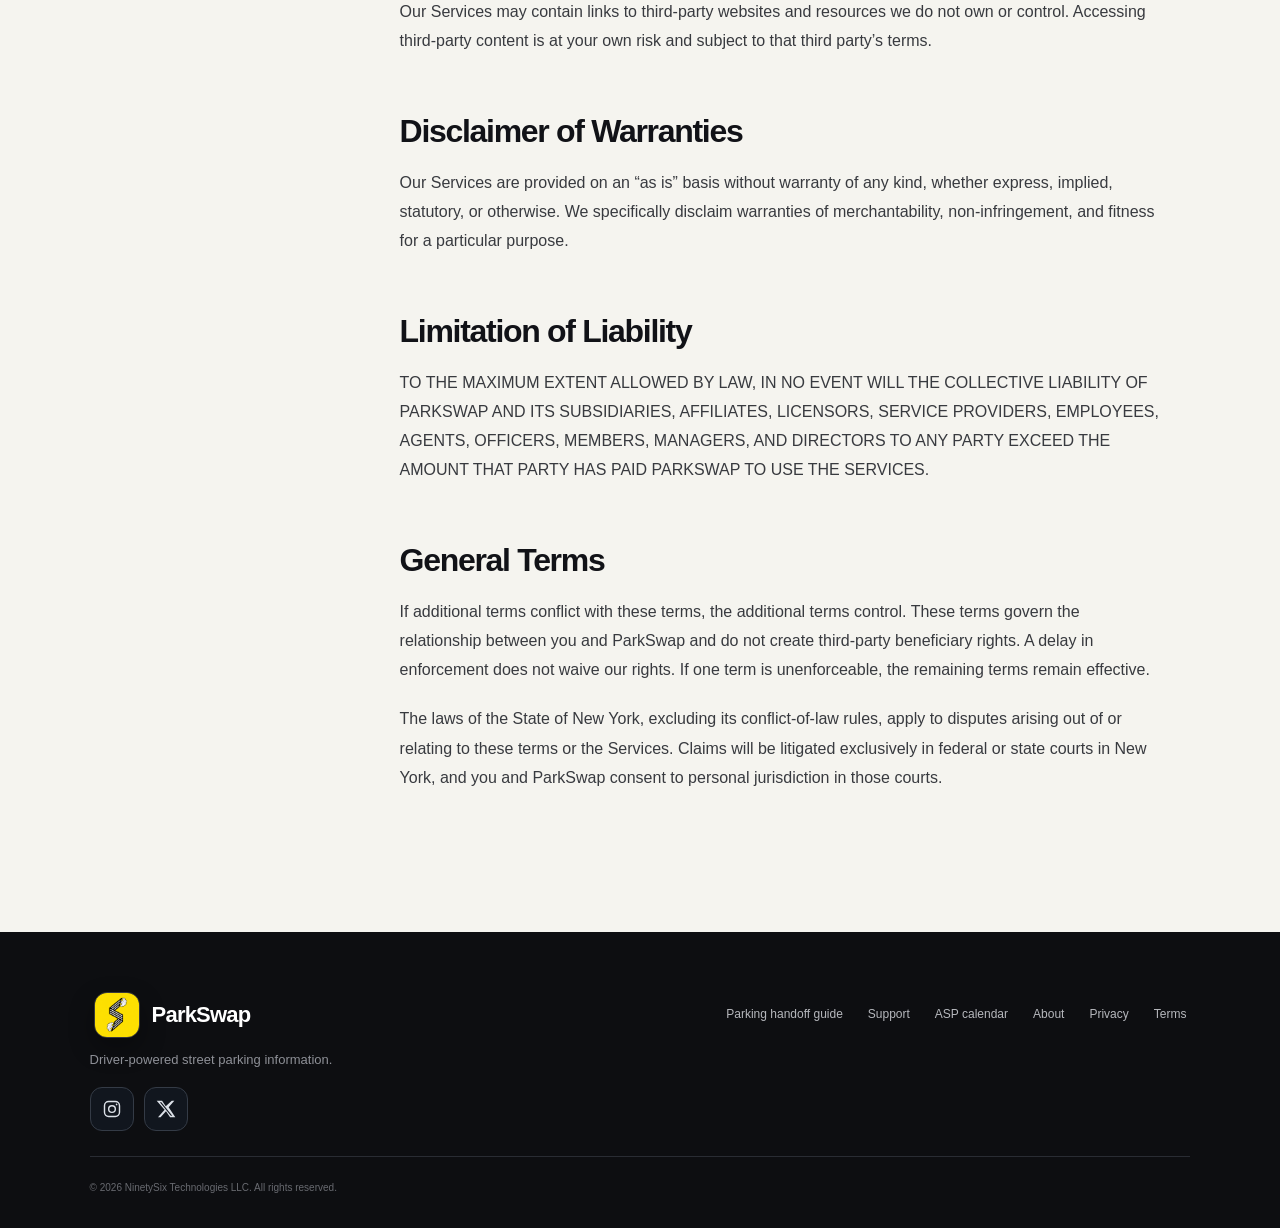
<file: terms/index.html>
<!doctype html>
<html lang="en">
<head>
  <meta charset="utf-8"><meta name="viewport" content="width=device-width, initial-scale=1">
  <meta name="description" content="Terms and conditions governing use of ParkSwap services and the ParkSwap mobile application.">
  <link rel="canonical" href="https://parkswap.com/terms/"><meta property="og:type" content="website"><meta property="og:site_name" content="ParkSwap"><meta property="og:title" content="ParkSwap Terms and Conditions"><meta property="og:description" content="Review the terms governing access to and use of ParkSwap’s services and mobile app."><meta property="og:url" content="https://parkswap.com/terms/"><meta property="og:image" content="https://parkswap.com/assets/parkswap-share-approved-v3.png">
  <meta name="twitter:card" content="summary_large_image"><meta name="twitter:title" content="ParkSwap Terms and Conditions"><meta name="twitter:description" content="Review the terms governing access to and use of ParkSwap’s services and mobile app."><meta name="twitter:image" content="https://parkswap.com/assets/parkswap-share-approved-v3.png">
  <link rel="icon" type="image/png" href="../parkswap-s-icon-v2.png"><link rel="apple-touch-icon" href="../parkswap-s-icon-v2.png"><title>ParkSwap | Terms &amp; Conditions</title>
  <link rel="preconnect" href="https://fonts.googleapis.com"><link rel="preconnect" href="https://fonts.gstatic.com" crossorigin><link href="https://fonts.googleapis.com/css2?family=Manrope:wght@400;500;600;700;800&display=swap" rel="stylesheet"><link rel="stylesheet" href="../styles.css"><link rel="stylesheet" href="../pages.css">
</head>
<body class="content-page">
  <header class="site-header"><a class="brand" href="../" aria-label="ParkSwap home"><img class="brand-app-icon" src="../parkswap-s-icon-v2.png" alt=""><span>ParkSwap</span></a><nav aria-label="Primary navigation"><a href="../">Home</a><a href="../aboutUs/">About</a><a href="../privacy/">Privacy</a><a href="./" aria-current="page">Terms</a></nav><a class="button button-small button-dark" href="https://apps.apple.com/us/app/parkswap-swap-your-spot/id1494510599">Get ParkSwap</a></header>
  <main>
    <section class="page-hero"><div class="content-shell"><span class="kicker">Service agreement</span><h1>Terms and Conditions</h1><p>These terms govern access to and use of ParkSwap’s services and mobile application.</p></div></section>
    <section class="content-shell page-content">
      <aside class="page-aside"><strong>On this page</strong><a href="#using">Using ParkSwap</a><a href="#payments">Payments</a><a href="#ip">Intellectual property</a><a href="#security">Security</a><a href="#warranties">Warranties</a><a href="#general">General terms</a></aside>
      <article class="prose">
        <h2>Agreement to these terms</h2><p>By using our Services, you are agreeing to these terms and our Privacy Policy. Please read them carefully.</p><p>We offer a variety of Services so sometimes additional terms may apply. Additional terms will be available with the relevant Services, and those additional terms will also become part of your agreement with us, if you use those Services.</p><p>These terms also apply to all parties with whom ParkSwap has entered or will enter an End User License Agreement (EULA). To the extent a provision conflicts with an EULA or Privacy Policy, the EULA controls that provision. In no case shall ParkSwap be deemed to waive any right or protection to which it is entitled under New York law, federal law, or international conventions relating to ParkSwap intellectual property rights.</p>
        <h2>Changes to the Terms</h2><p>We may modify these terms or additional terms to reflect changes to the law or our Services. We will post notice of modifications on this page or with the applicable Service. Changes will not apply retroactively after they are posted. Changes addressing new functions or legal requirements may become effective immediately. If you do not agree to modified terms, discontinue use of the Service.</p>
        <h2 id="using">Using our Services</h2><p>You may use our Services only if you can legally form a binding contract with us and only in accordance with these terms and all applicable laws. You cannot use our Services if prohibited by U.S. sanctions. Use or access by anyone under 16 is not allowed. ParkSwap may automatically update software and these terms apply to updates.</p><p>We are a technology company. We do not own, operate, or maintain parking facilities and do not provide parking enforcement services. Posted parking restrictions take precedence over information received through ParkSwap. All applicable parking rules and regulations apply, and use of the Services does not excuse anyone from following them.</p>
        <h2>Network Access and Devices</h2><p>You are responsible for the data network access, compatible hardware, and devices necessary to use the Services. Mobile data and messaging charges may apply. We do not guarantee the Services will function on any particular device, and the Services may be subject to delays and malfunctions inherent in internet and electronic communications.</p>
        <h2 id="payments">Payment</h2><p>Use of the Services may result in charges for services received. ParkSwap will receive or enable payment of applicable charges, including taxes where required and any applicable fees or processing fees.</p><p>Charges and payments will be enabled using the preferred payment method designated in your account. If a primary payment method is expired, invalid, or cannot be charged, an available secondary payment method may be used. Charges are final and non-refundable unless ParkSwap determines otherwise.</p><p>ParkSwap may establish, remove, or revise charges for Services. We will use reasonable efforts to inform you of applicable charges, but you remain responsible for charges incurred under your account. Where charges are owed to a third-party provider, ParkSwap may collect them as the provider’s limited payment collection agent.</p>
        <h2>Sweepstakes and Other Promotions</h2><p>Sweepstakes, contests, and other promotions may have specific rules different from these terms. By participating, you agree to those rules, which control in the event of a conflict.</p>
        <h2 id="ip">Intellectual Property</h2><p>We reserve all intellectual property rights in the Services. ParkSwap names, logos, service marks, graphics, and other marks used for our Services are trademarks or registered trademarks of ParkSwap. Other trademarks belong to their respective owners.</p>
        <h2>Licence</h2><p>If you have entered an EULA with ParkSwap, that EULA may provide greater rights and licences. Otherwise, you acquire no rights or licences in the Service or its materials other than the limited right to use them in accordance with these terms. Downloaded content is licensed only for personal use and does not transfer other rights.</p>
        <h2 id="security">Security</h2><p>We care about user security. While we work to protect accounts and content, we cannot guarantee unauthorized third parties will never defeat security measures. Keep your password secure and notify us immediately of unauthorized account use.</p>
        <h2>Modifying and Terminating our Services</h2><p>We continually change and improve the Services. We may add or remove features, suspend or stop a Service, terminate or suspend access, or create new limits at any time.</p>
        <h2>Third-party Links</h2><p>Our Services may contain links to third-party websites and resources we do not own or control. Accessing third-party content is at your own risk and subject to that third party’s terms.</p>
        <h2 id="warranties">Disclaimer of Warranties</h2><p>Our Services are provided on an “as is” basis without warranty of any kind, whether express, implied, statutory, or otherwise. We specifically disclaim warranties of merchantability, non-infringement, and fitness for a particular purpose.</p>
        <h2>Limitation of Liability</h2><p>TO THE MAXIMUM EXTENT ALLOWED BY LAW, IN NO EVENT WILL THE COLLECTIVE LIABILITY OF PARKSWAP AND ITS SUBSIDIARIES, AFFILIATES, LICENSORS, SERVICE PROVIDERS, EMPLOYEES, AGENTS, OFFICERS, MEMBERS, MANAGERS, AND DIRECTORS TO ANY PARTY EXCEED THE AMOUNT THAT PARTY HAS PAID PARKSWAP TO USE THE SERVICES.</p>
        <h2 id="general">General Terms</h2><p>If additional terms conflict with these terms, the additional terms control. These terms govern the relationship between you and ParkSwap and do not create third-party beneficiary rights. A delay in enforcement does not waive our rights. If one term is unenforceable, the remaining terms remain effective.</p><p>The laws of the State of New York, excluding its conflict-of-law rules, apply to disputes arising out of or relating to these terms or the Services. Claims will be litigated exclusively in federal or state courts in New York, and you and ParkSwap consent to personal jurisdiction in those courts.</p>
      </article>
    </section>
  </main>
  <footer><div class="footer-brand"><a class="brand brand-footer" href="../" aria-label="ParkSwap home"><img class="brand-app-icon" src="../parkswap-s-icon-v2.png" alt=""><span>ParkSwap</span></a><p>Driver-powered street parking information.</p><nav class="footer-social" aria-label="ParkSwap social media"><a class="social-link" href="https://www.instagram.com/parkswap.app/" target="_blank" rel="noopener noreferrer" aria-label="ParkSwap on Instagram, @parkswap.app (opens in a new tab)" title="Instagram · @parkswap.app"><svg viewBox="0 0 24 24" width="20" height="20" fill="none" stroke="currentColor" stroke-width="1.7" aria-hidden="true" focusable="false"><rect x="3" y="3" width="18" height="18" rx="5"/><circle cx="12" cy="12" r="4"/><circle cx="17.5" cy="6.5" r="1" fill="currentColor" stroke="none"/></svg></a><a class="social-link" href="https://x.com/parkswap_app" target="_blank" rel="noopener noreferrer" aria-label="ParkSwap on X, @parkswap_app (opens in a new tab)" title="X · @parkswap_app"><svg viewBox="0 0 24 24" width="20" height="20" fill="currentColor" aria-hidden="true" focusable="false"><path d="M18.9 2H22l-6.8 7.8L23.2 22h-6.3L12 14.6 5.5 22H2.4l7.9-9.1L.8 2h6.5l4.4 6.7L18.9 2Zm-1.1 18h1.7L6.4 4H4.6l13.2 16Z"/></svg></a></nav></div><div><a href="/blog-detail/">Parking handoff guide</a><a href="/support/">Support</a><a href="/nyc-parking/#calendar">ASP calendar</a><a href="../aboutUs/">About</a><a href="../privacy/">Privacy</a><a href="./">Terms</a></div><small>© 2026 NinetySix Technologies LLC. All rights reserved.</small></footer>
</body>
</html>
</file>
<file: landing-v2.css>
:root{--ink:#080b12;--paper:#f4f5f1;--white:#fff;--muted:#666d78;--line:#d9dcd8;--yellow:#ffc928;--mint:#2de0a1}
.sign-feature{display:grid;grid-template-columns:1.15fr .85fr;gap:clamp(30px,7vw,100px);align-items:center;background:#f4f5f1}.sign-copy h2{font-size:clamp(42px,4.5vw,66px);line-height:1.06;letter-spacing:-2.5px;margin:18px 0}.sign-copy>p:not(.kicker){color:#58616d;line-height:1.8;max-width:620px}.scan-steps{list-style:none;padding:0;margin:28px 0;display:grid;gap:18px;counter-reset:scan}.scan-steps li{display:grid;grid-template-columns:32px 90px 1fr;gap:12px;align-items:start;counter-increment:scan;font-size:14px;line-height:1.6}.scan-steps li:before{content:counter(scan);display:grid;place-items:center;width:30px;height:30px;border-radius:10px;background:#ffc928;font-weight:800}.scan-steps span{color:#58616d}.sign-copy .scan-limits{font-size:12px}.sign-preview{margin:0;text-align:center}.sign-preview img{display:block;width:min(100%,300px);height:auto;margin:auto;border:7px solid #10141c;border-radius:38px;box-shadow:0 22px 55px #10141c22}.sign-preview figcaption{font-size:12px;line-height:1.6;color:#58616d;margin-top:20px}@media(max-width:720px){.sign-feature{grid-template-columns:1fr}.sign-copy h2{font-size:43px}.scan-steps li{grid-template-columns:30px 75px 1fr;gap:8px}.sign-preview img{max-width:280px}}
.preview-label{position:absolute;bottom:-34px;left:0;right:0;text-align:center;color:#b7bec8;font-size:12px;font-weight:600;letter-spacing:.02em;z-index:5}.hero-product:has(.preview-label){margin-bottom:32px;overflow:visible}
.sign-copy .button.secondary{color:var(--ink);border-color:#b9c0c6;background:transparent}
*{box-sizing:border-box}html{scroll-behavior:smooth;background:var(--ink)}body{margin:0;background:var(--paper);color:var(--ink);font-family:Manrope,-apple-system,BlinkMacSystemFont,"Segoe UI",sans-serif;-webkit-font-smoothing:antialiased}a{color:inherit;text-decoration:none}.skip-link{position:fixed;left:16px;top:-80px;z-index:100;background:#fff;color:#000;padding:12px 16px;border-radius:10px}.skip-link:focus{top:16px}
.nav-wrap{position:absolute;z-index:20;top:0;left:0;right:0;height:86px;padding:0 clamp(22px,5vw,76px);display:flex;align-items:center;justify-content:space-between;color:#fff;border-bottom:1px solid rgba(255,255,255,.1)}.brand{display:flex;align-items:center;gap:11px;font-size:20px;font-weight:800;letter-spacing:-.7px}.brand img{border-radius:13px;box-shadow:0 10px 28px rgba(0,0,0,.3)}.nav-wrap nav{display:flex;gap:32px;color:#b8bec8;font-size:13px;font-weight:700}.nav-wrap nav a:hover{color:#fff}.nav-cta{display:flex;gap:12px;align-items:center;border:1px solid rgba(255,255,255,.18);border-radius:999px;padding:12px 18px;font-size:13px;font-weight:800;background:rgba(255,255,255,.07);backdrop-filter:blur(14px)}
.hero{position:relative;min-height:900px;padding:150px clamp(22px,7vw,110px) 90px;display:grid;grid-template-columns:minmax(0,1fr) minmax(420px,.82fr);align-items:center;gap:7vw;color:#fff;background:radial-gradient(circle at 81% 22%,rgba(255,201,40,.25),transparent 30%),linear-gradient(135deg,#070a10 0%,#0c1420 56%,#102a38 100%);overflow:hidden}.hero:before{content:"";position:absolute;inset:0;opacity:.22;background-image:linear-gradient(rgba(255,255,255,.045) 1px,transparent 1px),linear-gradient(90deg,rgba(255,255,255,.045) 1px,transparent 1px);background-size:64px 64px;mask-image:linear-gradient(90deg,transparent,#000)}.hero-glow{position:absolute;width:500px;height:500px;border-radius:50%;right:-180px;bottom:-190px;background:var(--yellow);filter:blur(130px);opacity:.09}.hero-copy,.hero-product{position:relative;z-index:2}.eyebrow,.kicker{margin:0 0 24px;text-transform:uppercase;letter-spacing:1.8px;font-size:11px;font-weight:800;color:#87710e}.eyebrow{display:flex;align-items:center;gap:12px;color:#d9dde3}.eyebrow span{width:34px;height:2px;background:var(--yellow)}h1{font-size:clamp(58px,7vw,108px);line-height:.91;letter-spacing:-6.5px;margin:0;max-width:870px}h1 em{font-style:normal;color:var(--yellow)}.hero-lead{max-width:670px;margin:34px 0 32px;color:#b7bec8;font-size:18px;line-height:1.72}.actions{display:flex;gap:12px;flex-wrap:wrap}.button{display:inline-flex;align-items:center;justify-content:center;gap:18px;min-height:56px;padding:0 24px;border-radius:999px;font-size:14px;font-weight:800;transition:transform .2s ease,box-shadow .2s ease}.button:hover{transform:translateY(-2px)}.primary{background:var(--yellow);color:#11151b;box-shadow:0 14px 40px rgba(255,201,40,.2)}.secondary{color:#fff;border:1px solid rgba(255,255,255,.18);background:rgba(255,255,255,.05)}.large{min-height:62px;padding:0 30px;font-size:15px}.hero-facts{display:flex;gap:28px;margin-top:52px;padding-top:23px;border-top:1px solid rgba(255,255,255,.12);color:#87909d;font-size:10px;font-weight:700;text-transform:uppercase;letter-spacing:.8px}.hero-facts b{color:#fff;margin-right:5px}
.hero-product{height:650px;display:grid;place-items:center}.orbit{position:absolute;border:1px solid rgba(255,255,255,.11);border-radius:50%}.orbit-one{width:560px;height:560px}.orbit-two{width:410px;height:410px;border-color:rgba(255,201,40,.2)}.phone{overflow:hidden;background:#05070b;border:8px solid #030508;border-radius:43px;box-shadow:0 35px 90px rgba(0,0,0,.55)}.phone img{width:100%;height:100%;display:block;object-fit:cover;object-position:top}.hero-phone{position:relative;width:292px;height:635px;transform:rotate(2deg);z-index:2}.floating-card{position:absolute;z-index:4;display:flex;align-items:center;gap:11px;min-width:195px;padding:13px 15px;border:1px solid rgba(255,255,255,.16);border-radius:17px;background:rgba(14,18,26,.88);box-shadow:0 20px 45px rgba(0,0,0,.34);backdrop-filter:blur(16px)}.floating-card i{width:10px;height:10px;border-radius:50%;background:var(--mint);box-shadow:0 0 0 6px rgba(45,224,161,.13)}.floating-card span{display:grid;gap:3px}.floating-card small{color:#8c95a2;font-size:8px;text-transform:uppercase;letter-spacing:.8px}.floating-card strong{font-size:11px}.float-top{left:-20px;top:116px}.float-bottom{right:-24px;bottom:96px}.float-bottom i{background:var(--yellow);box-shadow:0 0 0 6px rgba(255,201,40,.13)}.scroll-cue{position:absolute;left:clamp(22px,7vw,110px);bottom:32px;display:flex;align-items:center;gap:10px;color:#697381;font-size:9px;text-transform:uppercase;letter-spacing:1.2px}.scroll-cue span{width:30px;height:1px;background:#697381}
.section{padding:120px clamp(22px,7vw,110px)}.section-heading{display:grid;grid-template-columns:minmax(0,1.1fr) minmax(300px,.7fr);align-items:end;gap:7vw;margin-bottom:54px}.section-heading h2,.feature h2,.car-section h2,.trust-statement h2,.final-cta h2{margin:0;font-size:clamp(44px,5.3vw,78px);line-height:1.01;letter-spacing:-4px}.section-heading>p{margin:0 0 7px;color:var(--muted);font-size:16px;line-height:1.72}.compact{margin-bottom:46px}
.journey{background:#f5f6f2}.journey-track{position:relative;list-style:none;padding:0;margin:0;display:grid;grid-template-columns:repeat(4,1fr);gap:12px}.journey-track:before{content:"";position:absolute;left:7%;right:7%;top:70px;height:1px;background:#ccd0cc}.journey-track li{position:relative;min-height:335px;padding:25px;border:1px solid var(--line);border-radius:25px;background:rgba(255,255,255,.8);display:flex;flex-direction:column}.journey-track li>span{font-size:10px;font-weight:800;color:#8a8f98}.journey-track i{position:relative;z-index:2;width:62px;height:62px;margin:20px 0 auto;border-radius:20px;background:var(--ink);color:var(--yellow);display:grid;place-items:center;font-style:normal;font-size:23px;box-shadow:0 10px 25px rgba(8,11,18,.14)}.journey-track h3{margin:24px 0 10px;font-size:22px;line-height:1.15;letter-spacing:-.8px}.journey-track p{margin:0;color:#6b7078;font-size:13px;line-height:1.62}
.feature{min-height:840px;padding:110px clamp(22px,8vw,130px);display:grid;grid-template-columns:minmax(0,.9fr) minmax(430px,1.1fr);gap:8vw;align-items:center;color:#fff;background:radial-gradient(circle at 72% 50%,rgba(255,201,40,.13),transparent 28%),linear-gradient(145deg,#080b12,#131a25)}.kicker.light{color:var(--yellow)}.feature-copy>p:not(.kicker),.car-copy>p:not(.kicker){color:#aeb5c0;font-size:16px;line-height:1.75;max-width:620px}.check-list{list-style:none;padding:0;margin:35px 0 0;border-top:1px solid #2a313b}.check-list li{display:flex;align-items:center;gap:13px;padding:17px 0;border-bottom:1px solid #2a313b;color:#dce0e6;font-size:13px;font-weight:700}.check-list span{width:26px;height:26px;border-radius:9px;background:var(--yellow);color:#111;display:grid;place-items:center;font-size:11px}.feature-device{position:relative;min-height:650px;display:grid;place-items:center}.device-halo{position:absolute;width:530px;height:530px;border-radius:50%;background:linear-gradient(135deg,#26303a,#0d1118);border:1px solid #303945;box-shadow:inset 0 0 0 45px rgba(255,255,255,.015)}.feature-phone{position:relative;z-index:2;width:288px;height:625px}.metric{position:absolute;z-index:3;display:grid;gap:4px;padding:14px 16px;border-radius:15px;background:#fff;color:#111;box-shadow:0 20px 45px rgba(0,0,0,.3)}.metric small{font-size:8px;font-weight:800;color:#8a6e00;letter-spacing:1px}.metric b{font-size:11px}.metric-one{left:0;top:105px}.metric-two{right:-10px;bottom:110px}
.community{background:#eff1ed}.community-grid{display:grid;grid-template-columns:1fr .82fr 1fr;gap:14px;align-items:stretch}.community-copy-card,.screen-card{margin:0;min-height:620px;border-radius:28px;overflow:hidden}.community-copy-card{padding:34px;background:#fff;border:1px solid var(--line);display:flex;flex-direction:column}.card-number{font-size:10px;font-weight:800;color:#9a7c00}.community-copy-card h3{margin:auto 0 17px;font-size:34px;line-height:1.06;letter-spacing:-1.8px}.community-copy-card>p{margin:0;color:#6c7179;font-size:14px;line-height:1.7}.signal-line{margin-top:32px;padding:17px;border-radius:17px;background:#10151e;color:#fff;display:flex;align-items:center;gap:13px}.signal-line i{width:11px;height:11px;border-radius:50%;background:var(--mint);box-shadow:0 0 0 6px rgba(45,224,161,.14)}.signal-line span{display:grid;gap:4px}.signal-line b{font-size:12px}.signal-line small{font-size:9px;color:#969da8}.screen-card{position:relative;padding:34px 34px 0;background:linear-gradient(150deg,#092d2a,#0d141d);display:flex;flex-direction:column;align-items:center}.screen-card .phone{width:230px;height:500px;border-radius:35px}.screen-card figcaption{padding:18px 0;color:#aeb6c0;font-size:10px;line-height:1.5;text-align:center}.thank-you{background:linear-gradient(150deg,#f7d757,#ffc928);border-color:#dcb11c}.thank-you>p{color:#655413}.trust-pills{display:flex;flex-wrap:wrap;gap:7px;margin-top:31px}.trust-pills span{padding:9px 11px;border-radius:999px;background:rgba(8,11,18,.1);font-size:9px;font-weight:800;text-transform:uppercase;letter-spacing:.5px}
.car-section{min-height:700px;display:grid;grid-template-columns:1fr 1fr;background:#0a2434;color:#fff}.car-copy{padding:110px clamp(22px,7vw,110px)}.car-actions{margin-top:35px;display:grid;gap:10px}.car-actions span{display:flex;align-items:center;gap:12px}.car-actions i{width:38px;height:38px;border:1px solid rgba(255,255,255,.16);border-radius:13px;display:grid;place-items:center;color:var(--yellow);font-style:normal}.car-actions b{font-size:12px}.car-visual{position:relative;overflow:hidden;background:linear-gradient(140deg,#d6e0dc,#eff0e9)}.map-lines{position:absolute;inset:-20%;background:linear-gradient(28deg,transparent 47%,rgba(9,39,56,.22) 48%,rgba(9,39,56,.22) 51%,transparent 52%) 0 0/110px 95px,linear-gradient(118deg,transparent 48%,rgba(9,39,56,.12) 49%,rgba(9,39,56,.12) 51%,transparent 52%) 0 0/125px 115px;transform:rotate(7deg)}.car-pin{position:absolute;left:51%;top:43%;width:82px;height:82px;border-radius:50%;background:var(--yellow);border:8px solid #fff;display:grid;place-items:center;box-shadow:0 0 0 18px rgba(255,201,40,.2),0 22px 45px rgba(8,11,18,.25)}.car-pin span{font-size:31px}.car-status{position:absolute;left:10%;right:10%;bottom:60px;padding:22px 24px;border-radius:22px;background:rgba(8,11,18,.91);color:#fff;backdrop-filter:blur(15px);display:grid;grid-template-columns:1fr auto;gap:6px 20px}.car-status small{grid-column:1/-1;color:var(--yellow);font-size:8px;font-weight:800;letter-spacing:1.1px}.car-status strong{font-size:17px}.car-status span{font-size:10px;color:#b8bec6;align-self:center}
.trust{background:#f7f7f4}.trust-statement{max-width:970px;margin-bottom:52px}.trust-grid{display:grid;grid-template-columns:repeat(4,1fr);gap:12px}.trust-grid article{min-height:270px;padding:26px;border:1px solid var(--line);border-radius:23px;background:#fff;display:flex;flex-direction:column}.trust-grid span{font-size:10px;font-weight:800;color:#947800}.trust-grid h3{margin:auto 0 12px;font-size:21px;letter-spacing:-.8px}.trust-grid p{margin:0;color:#70757d;font-size:12px;line-height:1.65}
.final-cta{text-align:center;color:#fff;background:radial-gradient(circle at 50% 45%,rgba(255,201,40,.17),transparent 28%),linear-gradient(145deg,#070a10,#102b3a);display:flex;align-items:center;flex-direction:column}.cta-mark img{border-radius:21px;box-shadow:0 22px 55px rgba(0,0,0,.35)}.final-cta .kicker{margin-top:28px}.final-cta>p:not(.kicker){max-width:590px;color:#aeb6c0;font-size:15px;line-height:1.7}.final-cta .button{margin-top:18px}.final-cta>small{margin-top:17px;color:#747e8c;font-size:9px;text-transform:uppercase;letter-spacing:.8px}
footer{padding:58px clamp(22px,7vw,110px) 32px;background:#06080d;color:#fff;display:grid;grid-template-columns:1fr auto;gap:34px}.footer-brand p{color:#7f8792;font-size:11px;margin:14px 0 0}footer nav{display:flex;gap:26px;align-items:center;color:#aab0b9;font-size:11px;font-weight:700}footer>small{grid-column:1/-1;padding-top:25px;border-top:1px solid #20242b;color:#656c77;font-size:9px;line-height:1.6}
@media(max-width:1050px){.hero{grid-template-columns:1fr;padding-top:135px}.hero-copy{max-width:780px}.hero-product{height:620px}.feature{grid-template-columns:1fr}.feature-copy{max-width:780px}.feature-device{width:min(100%,680px);margin:auto}.community-grid{grid-template-columns:1fr 1fr}.thank-you{grid-column:1/-1;min-height:360px}.trust-grid{grid-template-columns:1fr 1fr}.car-section{grid-template-columns:1fr}.car-visual{min-height:570px}}
@media(max-width:720px){.nav-wrap{height:74px}.nav-wrap nav{display:none}.nav-cta{padding:10px 14px}.brand img{width:42px;height:42px}.brand span{font-size:18px}.hero{min-height:0;padding-top:118px;padding-bottom:70px}.hero h1{font-size:55px;letter-spacing:-3.8px}.hero-lead{font-size:15px}.actions .button{width:100%}.hero-facts{gap:13px;flex-wrap:wrap;margin-top:34px}.hero-product{height:535px;margin-top:25px}.hero-phone{width:232px;height:503px}.orbit-one{width:430px;height:430px}.orbit-two{width:330px;height:330px}.floating-card{min-width:160px;padding:10px 12px}.float-top{left:0;top:90px}.float-bottom{right:0;bottom:80px}.scroll-cue{display:none}.section{padding-top:82px;padding-bottom:82px}.section-heading{grid-template-columns:1fr;gap:20px}.section-heading h2,.feature h2,.car-section h2,.trust-statement h2,.final-cta h2{font-size:43px;letter-spacing:-2.6px}.journey-track{grid-template-columns:1fr}.journey-track:before{display:none}.journey-track li{min-height:270px}.feature{padding-top:82px;padding-bottom:82px}.feature-device{min-height:530px}.device-halo{width:390px;height:390px}.feature-phone{width:230px;height:500px}.metric-one{left:-4px}.metric-two{right:-4px}.community-grid{grid-template-columns:1fr}.community-copy-card,.screen-card{min-height:520px}.thank-you{grid-column:auto;min-height:360px}.screen-card .phone{width:213px;height:463px}.trust-grid{grid-template-columns:1fr}.trust-grid article{min-height:220px}.car-copy{padding-top:82px;padding-bottom:82px}.car-visual{min-height:500px}.car-status{left:20px;right:20px;bottom:25px;grid-template-columns:1fr}.final-cta{padding-left:22px;padding-right:22px}footer{grid-template-columns:1fr}footer nav{flex-wrap:wrap;gap:18px}}
@media(prefers-reduced-motion:reduce){html{scroll-behavior:auto}.button{transition:none}}

/* NYC-first parking story: retain the established ParkSwap palette and identity. */
.mobile-links{display:none}.hero-facts,.final-cta>small{color:#aeb6c0}footer>small{color:#929ba9}.journey-track li>span{color:#626b77}
.nyc-hero{background:linear-gradient(90deg,rgba(8,11,18,.98) 0%,rgba(8,11,18,.85) 55%,rgba(8,11,18,.74)),url('/assets/parkswap-nyc-blue-hour-v2.jpg') center/cover;min-height:840px}
.nyc-hero h1{font-size:clamp(60px,6.9vw,105px);letter-spacing:-5px;max-width:780px}
.nyc-rules{background:#0d131f;color:#fff}.nyc-rules .section-heading>p{color:#b2bac8}
.rules-feature{display:grid;grid-template-columns:1.1fr .85fr;gap:70px;align-items:center}.rules-feature h3{font-size:32px;letter-spacing:-1px}.rules-feature p{color:#b2bac8;line-height:1.8;max-width:650px}.rules-icon{display:grid;place-items:center;width:64px;height:64px;border-radius:20px;background:var(--yellow);color:#111;font-size:34px}.rules-note{padding:32px;border:1px solid #303949;border-radius:25px;background:#151e2e;display:grid;gap:12px}.rules-note small{color:var(--yellow);letter-spacing:1.4px}.rules-note strong{font-size:24px;margin-top:12px}.rules-note span{color:#b2bac8;font-size:14px}.rules-note p{font-size:12px;border-top:1px solid #354052;padding-top:20px;margin-bottom:0}
.questions{background:#f5f6f2}.questions details{border-bottom:1px solid #cdd2d2;padding:22px 0}.questions summary{cursor:pointer;font-size:20px;font-weight:800;min-height:44px;display:list-item;align-content:center}.questions details p{max-width:800px;color:#58616d;line-height:1.8}
a:focus-visible,summary:focus-visible{outline:3px solid #529dff;outline-offset:5px;border-radius:8px}
footer nav{flex-wrap:wrap;justify-content:flex-end;max-width:640px}footer nav a{display:inline-flex;align-items:center;min-height:44px}
footer .social-link{display:inline-flex;align-items:center;justify-content:center;width:44px;height:44px;flex-shrink:0;color:#dce1e8;border:1px solid #343b46;border-radius:12px;background:#11161e}footer .social-link:hover{color:#ffc928;border-color:#ffc928;background:#1a2029}footer .social-link svg{display:block}
footer .footer-social{display:flex;justify-content:flex-start;gap:10px;margin-top:20px}footer>nav{align-self:start}
@media(max-width:720px){.nyc-hero{min-height:0}.nyc-hero h1{font-size:54px;letter-spacing:-3px}.rules-feature{grid-template-columns:1fr;gap:30px}.rules-note{padding:24px}.hero-product{overflow:hidden}.floating-card{min-width:145px}.questions summary{font-size:18px}footer nav{justify-content:flex-start}}
@media(max-width:720px){.mobile-links{position:absolute;top:74px;left:0;right:0;z-index:20;display:flex;justify-content:center;gap:24px;color:#d9dee7;font-size:12px;font-weight:700;background:#10141c}.mobile-links a{min-height:44px;display:flex;align-items:center}.nyc-hero{padding-top:158px}.nyc-hero h1{font-size:clamp(42px,11vw,54px)}}
.nav-wrap nav{gap:20px}footer>nav[aria-label="Footer navigation"]{flex-wrap:wrap;max-width:650px;justify-content:flex-end}footer>nav[aria-label="Footer navigation"] a{display:inline-flex;align-items:center;min-height:44px}footer .brand{width:max-content}@media(max-width:1050px){.nav-wrap nav{gap:14px;font-size:12px}}@media(max-width:850px){.nav-wrap nav{display:none}.mobile-links{position:absolute;top:86px;left:0;right:0;z-index:20;display:flex;flex-wrap:wrap;justify-content:center;gap:4px 16px;padding:0 12px;color:#d9dee7;font-size:12px;font-weight:700;background:#10141c}.mobile-links a{min-height:44px;display:inline-flex;align-items:center}}@media(max-width:720px){footer>nav[aria-label="Footer navigation"]{justify-content:flex-start}.mobile-links{top:74px;height:auto;min-height:44px}.hero{padding-top:158px}.hero h1{font-size:clamp(40px,9.5vw,55px)}}
/* The upcoming Plus offer uses genuine app imagery, not a live checkout. */
.plus-feature{align-items:center}.plus-feature .car-copy>p:not(.kicker){color:#c9d4dc;line-height:1.8;max-width:620px}.plus-feature .scan-limits{font-size:12px}.plus-feature .sign-preview{padding:60px 28px}.plus-feature .sign-preview figcaption{color:#c9d4dc;max-width:360px;margin:20px auto 0}.plus-feature .sign-preview img{border-color:#1c3443}
</file>
<file: styles.css>
:root{--ink:#0b0c0f;--soft:#f4f3ee;--line:#d9d8d1;--yellow:#ffd63d;--yellow2:#fff0a8;--white:#fff;--muted:#686a70}
*{box-sizing:border-box}html{scroll-behavior:smooth}body{margin:0;background:#f8f8f5;color:var(--ink);font-family:Manrope,Arial,sans-serif;-webkit-font-smoothing:antialiased}a{color:inherit;text-decoration:none}.site-header{height:82px;display:flex;align-items:center;justify-content:space-between;padding:0 4.8vw;border-bottom:1px solid rgba(11,12,15,.1);position:absolute;z-index:10;width:100%}.brand{display:flex;align-items:center;gap:11px;font-size:20px;font-weight:800;letter-spacing:-.7px}.brand-mark{width:31px;height:31px;border:2px solid var(--ink);border-radius:50% 50% 50% 8px;transform:rotate(-45deg);display:grid;place-items:center}.brand-mark span{width:8px;height:8px;background:var(--yellow);border:2px solid var(--ink);border-radius:50%}.site-header nav{display:flex;gap:30px;font-size:13px;font-weight:700}.site-header nav a{opacity:.72}.site-header nav a:hover{opacity:1}.button{display:inline-flex;align-items:center;justify-content:center;gap:18px;border-radius:999px;font-weight:800;font-size:14px;transition:.2s ease}.button:hover{transform:translateY(-2px)}.button-small{padding:12px 20px}.button-dark{background:var(--ink);color:white}.button-primary{padding:17px 25px;background:var(--yellow);border:1px solid #d5b21c}.button-quiet{padding:16px 23px;border:1px solid rgba(11,12,15,.18)}.section-shell{padding-left:7vw;padding-right:7vw}.hero{min-height:760px;padding-top:145px;padding-bottom:76px;display:grid;grid-template-columns:1.03fr .97fr;gap:5vw;align-items:center;background:radial-gradient(circle at 81% 28%,rgba(255,214,61,.33),transparent 29%),linear-gradient(180deg,#f7f6f1,#efeee7)}.eyebrow,.kicker{text-transform:uppercase;letter-spacing:1.7px;font-size:11px;font-weight:800}.eyebrow{display:flex;align-items:center;gap:10px;margin-bottom:28px}.eyebrow span{width:28px;height:2px;background:var(--ink)}h1{font-size:clamp(54px,6.15vw,92px);line-height:.98;letter-spacing:-5px;margin:0;max-width:760px}h1 em{font-style:normal;color:#7d7e82}.hero-lead{font-size:18px;line-height:1.72;max-width:620px;color:#4f5156;margin:30px 0 31px}.hero-actions{display:flex;gap:12px;flex-wrap:wrap}.trust-row{margin-top:56px;padding-top:25px;border-top:1px solid rgba(11,12,15,.13);display:flex;gap:27px;font-size:11px;font-weight:700;text-transform:uppercase;letter-spacing:.55px}.trust-row b{color:#a07f00;margin-right:6px}.hero-visual{height:560px;position:relative;border-radius:40px;background:#111217;overflow:hidden;box-shadow:0 35px 80px rgba(11,12,15,.18)}.map-grid{position:absolute;inset:0;background-image:linear-gradient(rgba(255,255,255,.055) 1px,transparent 1px),linear-gradient(90deg,rgba(255,255,255,.055) 1px,transparent 1px);background-size:48px 48px;transform:rotate(10deg) scale(1.25)}.phone{position:absolute;overflow:hidden;background:#111;border:8px solid #25262c;border-radius:37px;box-shadow:0 20px 55px rgba(0,0,0,.45)}.phone img{width:100%;height:100%;display:block;object-fit:cover;object-position:top}.phone-main{height:490px;width:226px;right:85px;top:36px;z-index:3}.phone-back{height:430px;width:200px;right:-30px;top:98px;opacity:.55;transform:rotate(7deg)}.signal{position:absolute;z-index:5;background:rgba(255,255,255,.96);border:1px solid #ddd;border-radius:16px;padding:13px 14px;display:grid;grid-template-columns:10px 1fr auto;gap:9px;align-items:center;box-shadow:0 15px 30px rgba(0,0,0,.22);font-size:11px;font-weight:800}.signal i{height:10px;width:10px;border-radius:50%;background:#2aca80;box-shadow:0 0 0 5px rgba(42,202,128,.14)}.signal strong{font-size:10px;color:#7a7b7e}.signal-one{left:30px;top:120px}.signal-two{left:55px;bottom:82px}.value-strip{height:75px;background:var(--yellow);display:flex;align-items:center;justify-content:center;gap:42px;font-size:12px;font-weight:800;letter-spacing:1.3px}.value-strip i{width:6px;height:6px;border-radius:50%;background:var(--ink)}.section-pad{padding-top:125px;padding-bottom:125px}.section-heading{display:flex;justify-content:space-between;gap:50px;align-items:flex-end;margin-bottom:55px}.kicker{display:block;color:#806b19;margin-bottom:17px}.section-heading h2,.split-copy h2,.safety-copy h2,.download-section h2{font-size:clamp(40px,5vw,72px);line-height:1.04;letter-spacing:-3.5px;margin:0}.section-heading>p{max-width:440px;font-size:16px;line-height:1.7;color:var(--muted);margin:0 0 5px}.steps{display:grid;grid-template-columns:repeat(4,1fr);gap:14px}.step-card{min-height:360px;border:1px solid var(--line);border-radius:24px;padding:27px;display:flex;flex-direction:column;background:#fff}.step-yellow{background:var(--yellow);border-color:#d9b620}.step-dark{background:var(--ink);color:white;border-color:var(--ink)}.step-number{font-size:11px;font-weight:800;opacity:.55}.step-icon{margin:auto 0 30px;width:60px;height:60px;border:1px solid currentColor;border-radius:50%;display:grid;place-items:center;font-size:24px}.step-card h3{font-size:24px;letter-spacing:-1px;margin:0 0 12px}.step-card p{margin:0;line-height:1.62;font-size:14px;opacity:.68}.split-section{display:grid;grid-template-columns:1fr 1fr;min-height:760px;background:var(--ink);color:white}.split-copy{padding:110px 7vw}.split-copy>p{color:#a9abb2;line-height:1.7;max-width:560px}.feature-list{list-style:none;margin:47px 0 0;padding:0;border-top:1px solid #303138}.feature-list li{display:grid;grid-template-columns:45px 1fr;gap:15px;padding:20px 0;border-bottom:1px solid #303138}.feature-list li>span{font-size:10px;color:var(--yellow);font-weight:800}.feature-list b{display:block;font-size:15px}.feature-list small{display:block;color:#93959c;margin-top:5px;line-height:1.5}.feature-visual{position:relative;overflow:hidden;background:linear-gradient(135deg,var(--yellow2),var(--yellow))}.feature-visual:before{content:"";position:absolute;inset:0;background-image:radial-gradient(#111 1px,transparent 1px);background-size:24px 24px;opacity:.12}.feature-phone{width:260px;height:560px;left:50%;top:50%;transform:translate(-40%,-47%);border-color:#202126}.feature-stat{position:absolute;z-index:3;top:58px;left:55px;background:#fff;color:#111;padding:20px;border-radius:18px;box-shadow:0 12px 35px rgba(0,0,0,.15)}.feature-stat strong{display:block;font-size:28px;letter-spacing:-1px}.feature-stat span{font-size:11px;color:#74757a;line-height:1.45}.feature-note{position:absolute;z-index:4;bottom:62px;right:36px;background:#111;color:white;padding:16px 18px;border-radius:17px;display:flex;gap:13px;align-items:center}.feature-note i{width:12px;height:12px;background:#35d08a;border-radius:50%;box-shadow:0 0 0 6px rgba(53,208,138,.15)}.feature-note b,.feature-note small{display:block}.feature-note b{font-size:12px}.feature-note small{font-size:10px;color:#9b9ca2;margin-top:3px}.app-section{background:#f8f8f5}.app-gallery{display:grid;grid-template-columns:repeat(3,1fr);gap:18px}.app-gallery figure{margin:0;padding:36px 36px 24px;background:#ebeae4;border-radius:25px;overflow:hidden}.app-gallery img{display:block;width:72%;max-height:505px;object-fit:cover;object-position:top;margin:0 auto -80px;border:7px solid #191a1e;border-radius:31px;box-shadow:0 20px 45px rgba(0,0,0,.18)}.app-gallery figcaption{background:#ebeae4;position:relative;padding-top:22px;display:flex;justify-content:space-between;align-items:end}.app-gallery figcaption b{font-size:19px}.app-gallery figcaption span{font-size:11px;color:#696b70}.safety-section{padding:115px 7vw;background:#e9e9e5;display:grid;grid-template-columns:.9fr 1.1fr;gap:8vw}.safety-copy p{font-size:15px;line-height:1.75;color:#62646a;max-width:560px}.safety-grid{display:grid;gap:12px}.safety-grid>div{background:white;border-radius:17px;padding:20px 22px;display:grid;grid-template-columns:40px 1fr;align-items:center}.safety-grid span{font-size:10px;font-weight:800;color:#a4860c;grid-row:1/3}.safety-grid b{font-size:14px}.safety-grid p{font-size:12px;color:#77797e;margin:4px 0 0}.download-section{margin-top:18px;margin-bottom:18px;min-height:440px;border-radius:34px;background:var(--yellow);display:flex;align-items:center;justify-content:space-between;gap:50px}.download-section>div:first-child{max-width:710px}.download-section p{color:#5d501b}.store-actions{display:grid;gap:10px;min-width:235px}.store-actions a{background:#111;color:#fff;border-radius:14px;padding:13px 17px;display:grid;grid-template-columns:32px 1fr;column-gap:10px}.store-actions a>span{grid-row:1/3;font-size:23px;align-self:center}.store-actions small{font-size:9px;color:#bbb}.store-actions b{font-size:17px;line-height:1.1}footer{background:#0d0e11;color:white;padding:60px 7vw 35px;display:grid;grid-template-columns:1fr 1fr;gap:25px;align-items:center}.brand-footer .brand-mark{border-color:white}.brand-footer .brand-mark span{border-color:white}footer p{color:#8e9097;text-align:right;font-size:13px}footer>div{display:flex;gap:25px;font-size:12px;color:#b6b8bd}footer small{text-align:right;color:#686a70;font-size:10px}
@media(max-width:1000px){.site-header nav{display:none}.hero{grid-template-columns:1fr;padding-top:130px}.hero-visual{height:530px}.split-section{grid-template-columns:1fr}.feature-visual{min-height:680px}.safety-section{grid-template-columns:1fr}.download-section{flex-direction:column;align-items:flex-start;justify-content:center}.store-actions{display:flex;width:100%}.store-actions a{flex:1}.trust-row{flex-wrap:wrap}.section-heading{align-items:flex-start;flex-direction:column}.section-heading>p{max-width:620px}.app-gallery figure{padding:25px 15px 20px}}
@media(max-width:700px){.site-header{padding:0 20px;height:70px}.site-header .button-small{display:none}.section-shell{padding-left:20px;padding-right:20px}.hero{padding-top:110px;padding-bottom:30px;gap:35px}.hero h1{font-size:50px;letter-spacing:-3px}.hero-lead{font-size:15px}.hero-actions .button{width:100%}.trust-row{margin-top:34px}.hero-visual{height:445px;border-radius:28px}.phone-main{height:395px;width:184px;right:24px;top:24px}.phone-back{display:none}.signal-one{left:14px;top:85px}.signal-two{left:20px;bottom:50px}.value-strip{height:auto;padding:18px 20px;justify-content:flex-start;overflow:hidden;gap:18px;white-space:nowrap}.value-strip span{font-size:9px}.section-pad{padding-top:80px;padding-bottom:80px}.section-heading h2,.split-copy h2,.safety-copy h2,.download-section h2{font-size:42px;letter-spacing:-2.5px}.steps{grid-template-columns:1fr}.step-card{min-height:300px}.split-copy{padding:80px 20px}.feature-visual{min-height:570px}.feature-phone{height:450px;width:210px}.feature-stat{top:25px;left:15px}.feature-note{bottom:28px;right:12px}.app-gallery{grid-template-columns:1fr}.app-gallery img{width:68%;max-height:490px}.safety-section{padding:80px 20px}.safety-grid>div{grid-template-columns:35px 1fr}.download-section{border-radius:25px;padding-top:65px;padding-bottom:65px}.store-actions{display:grid}.store-actions a{width:100%}footer{grid-template-columns:1fr;padding:55px 20px 30px}footer p,footer small{text-align:left}footer>div{flex-wrap:wrap}}
.site-header{background:#0b0c0f;color:#fff;border-bottom-color:rgba(255,255,255,.12)}.site-header .brand{color:#fff;font-size:21px;letter-spacing:-.8px}.site-header .brand-app-icon{height:48px;width:48px;display:block;object-fit:cover;border-radius:13px;border:1px solid rgba(255,255,255,.22);box-shadow:0 8px 24px rgba(0,0,0,.35)}.site-header nav a{color:#c5c6ca}.site-header nav a:hover{color:#fff}.site-header .button-dark{background:#ffd63d;color:#0b0c0f}.brand-footer{color:#fff;font-size:22px;font-weight:800;letter-spacing:-.8px;gap:12px}.brand-footer .brand-app-icon{height:46px;width:46px;display:block;object-fit:cover;border-radius:13px;border:1px solid rgba(255,255,255,.18);box-shadow:0 10px 26px rgba(0,0,0,.32)}body{font-family:Inter,-apple-system,BlinkMacSystemFont,"Segoe UI",sans-serif}
@media(max-width:700px){.site-header .brand-app-icon{height:42px;width:42px;border-radius:11px}.site-header .brand{font-size:19px}.brand-footer .brand-app-icon{height:42px;width:42px;border-radius:11px}.brand-footer{font-size:20px}}
.store-icon{grid-row:1/3;width:25px;height:31px;align-self:center;justify-self:center;display:block}
.store-actions .app-store-link{display:block;background:transparent;padding:0;border-radius:0;line-height:0}.store-actions .app-store-link:hover{transform:translateY(-2px)}.app-store-badge{display:block;width:190px;max-width:100%;height:auto}
.store-actions .web-app-link{display:grid;grid-template-columns:42px 1fr 28px;align-items:center;gap:12px;min-width:250px;padding:13px 15px;background:linear-gradient(135deg,#111217,#24262b);color:#fff;border:1px solid rgba(255,255,255,.16);border-radius:17px;box-shadow:0 16px 35px rgba(20,17,4,.2);transition:transform .2s ease,box-shadow .2s ease}.store-actions .web-app-link:hover{transform:translateY(-3px);box-shadow:0 20px 42px rgba(20,17,4,.27)}.web-app-mark{width:42px;height:42px;border-radius:13px;display:grid;place-items:center;background:var(--yellow);color:#111217;font-weight:900;font-size:19px;box-shadow:inset 0 0 0 1px rgba(0,0,0,.12)}.web-app-link>span:nth-child(2){display:grid;gap:3px}.web-app-link small{font-size:9px;color:#a8aab0;text-transform:uppercase;letter-spacing:.8px}.web-app-link strong{font-size:15px;letter-spacing:-.25px}.web-app-link>b{width:28px;height:28px;border-radius:50%;display:grid;place-items:center;background:#34363c;color:var(--yellow);font-size:13px}
footer>div{gap:17px}footer>div a{display:inline-flex;align-items:center;min-height:44px;padding:0 4px}
@media(max-width:700px){.site-header .brand-app-icon,.brand-footer .brand-app-icon{height:44px;width:44px}}

/* Product previews use the same visual language as the live ParkSwap web app. */
.product-screen{height:100%;width:100%;background:#0b0c0f;color:#f7f7f4;font-family:Manrope,Arial,sans-serif;overflow:hidden;position:relative;text-align:left}.screen-bar{height:8.5%;min-height:42px;display:flex;align-items:center;justify-content:space-between;padding:0 7%;background:#0c0d10;border-bottom:1px solid #282a30}.screen-bar>span{display:flex;align-items:center;gap:7px;font-size:10px;font-weight:800}.screen-bar img{width:25px;height:25px;border-radius:7px;object-fit:cover}.screen-bar>b{color:#ffd63d;font-size:8px}.screen-map-canvas{height:36%;position:relative;background:linear-gradient(35deg,transparent 48%,rgba(255,255,255,.09) 49%,rgba(255,255,255,.09) 50%,transparent 51%) 0 0/58px 58px,linear-gradient(125deg,transparent 48%,rgba(255,255,255,.055) 49%,rgba(255,255,255,.055) 50%,transparent 51%) 0 0/75px 75px,#262a2e}.screen-map-canvas>small{position:absolute;left:6%;top:7%;background:#111419;border:1px solid #34373d;border-radius:999px;padding:5px 7px;font-size:6px;font-weight:700}.screen-pin{position:absolute;width:25px;height:25px;border-radius:50% 50% 50% 8px;transform:rotate(-45deg);display:grid;place-items:center;background:#ffd63d;color:#111;font-style:normal;font-size:8px;font-weight:900;box-shadow:0 5px 12px rgba(0,0,0,.28)}.screen-pin::first-letter{transform:rotate(45deg)}.screen-pin.pin-a{left:27%;top:35%}.screen-pin.pin-b{right:20%;top:19%}.screen-pin.pin-c{right:35%;bottom:13%}.screen-pin.scheduled{background:#22262b;color:#ffd63d;border:2px solid #ffd63d}.screen-sheet{height:56%;background:#111317;border-radius:18px 18px 0 0;margin-top:-14px;position:relative;z-index:2;padding:8px 10px}.screen-sheet>em{display:block;width:28px;height:3px;border-radius:99px;background:#42454b;margin:0 auto 7px}.screen-title{display:flex;align-items:center;justify-content:space-between;gap:7px}.screen-title>span{font-size:6px;color:#9da0a6;text-transform:uppercase;letter-spacing:.7px;font-weight:800}.screen-title>b{font-size:5px;color:#ffd63d;background:#272513;border:1px solid #4f4722;border-radius:999px;padding:4px 6px}.screen-sheet h3{font-size:13px;letter-spacing:-.6px;margin:4px 0 7px}.screen-action{min-height:43px;border:1px solid #34363c;border-radius:9px;padding:6px;display:grid;grid-template-columns:25px 1fr 18px;gap:6px;align-items:center;margin-top:5px;background:#191b20}.screen-action>i{width:25px;height:25px;border-radius:8px;background:#292c31;display:grid;place-items:center;color:#ffd63d;font-style:normal;font-size:10px}.screen-action span{display:grid;gap:2px}.screen-action span>b{font-size:7px}.screen-action span>small{font-size:5px;color:#92959b}.screen-action>strong{width:18px;height:18px;border-radius:50%;background:#2b2d32;display:grid;place-items:center;color:#ffd63d;font-size:7px}.screen-action.gold{background:#ffd63d;color:#111;border-color:#d6b322}.screen-action.gold>i,.screen-action.gold>strong{background:#111;color:#ffd63d}.screen-action.gold span>small{color:#64530d}.screen-action.soon{border-color:#4d4422}.screen-page{padding:12% 7% 20%}.screen-page>small,.profile-preview span>small{font-size:6px;letter-spacing:.8px;color:#ffd63d;font-weight:800}.screen-page>h3{font-size:18px;letter-spacing:-.8px;margin:4px 0}.screen-page>p{font-size:7px;line-height:1.5;color:#96999f;margin:0 0 14px}.mini-activity{display:grid;grid-template-columns:30px 1fr auto;gap:7px;align-items:center;padding:9px 8px;margin-bottom:7px;border:1px solid #303238;background:#17191d;border-radius:10px}.mini-activity>i{width:29px;height:29px;border-radius:9px;background:#ffd63d;color:#111;display:grid;place-items:center;font-style:normal;font-size:10px;font-weight:900}.mini-activity span{display:grid;gap:2px}.mini-activity span>b{font-size:7px}.mini-activity span>small{font-size:5px;color:#93969c}.mini-activity>strong{font-size:6px;color:#ffd63d}.screen-nav{position:absolute;left:0;right:0;bottom:0;height:11%;background:#111317;border-top:1px solid #2b2d32;display:flex;justify-content:space-around;align-items:center}.screen-nav>b{font-size:10px;color:#767980;display:grid;gap:2px;text-align:center}.screen-nav>b.active{color:#ffd63d}.screen-nav small{font-size:5px;font-weight:700}.profile-preview{display:flex;align-items:center;gap:9px;margin-bottom:13px}.profile-preview>img{width:43px;height:43px;border-radius:12px}.profile-preview h3{font-size:14px;margin:2px 0}.profile-preview p{font-size:6px;color:#92959b;margin:0}.profile-card{border:1px solid #303238;background:#17191d;border-radius:11px;padding:10px;margin-top:8px;display:grid;gap:8px}.profile-card>span{display:grid;gap:3px;font-size:6px;color:#94979d}.profile-card b{font-size:7px;color:#f6f6f3}.profile-card>small{font-size:5px;color:#94979d}.gallery-phone{width:72%;height:505px;margin:0 auto -80px;border:7px solid #191a1e;border-radius:31px;box-shadow:0 20px 45px rgba(0,0,0,.18);overflow:hidden;background:#0b0c0f}.app-gallery figcaption{z-index:2}.app-gallery figure{min-width:0}
@media(max-width:700px){.gallery-phone{width:68%;height:490px}.screen-action{min-height:41px}.screen-sheet h3{font-size:12px}}

/* Product captures mirror the live NYC parking states. */
.screen-map-canvas.nyc-map{background:linear-gradient(26deg,transparent 47%,rgba(255,255,255,.11) 48%,rgba(255,255,255,.11) 50%,transparent 51%) 0 0/42px 66px,linear-gradient(116deg,transparent 47%,rgba(255,255,255,.07) 48%,rgba(255,255,255,.07) 50%,transparent 51%) 0 0/64px 48px,radial-gradient(circle at 72% 28%,rgba(255,191,0,.08),transparent 25%),#24272b}.screen-map-canvas.nyc-map:after{content:"NEW YORK";position:absolute;right:7%;bottom:8%;font-size:12px;font-weight:900;letter-spacing:.4px;color:rgba(255,255,255,.18)}.screen-user-dot{position:absolute;width:16px;height:16px;border:3px solid #fff;border-radius:50%;left:48%;top:57%;box-shadow:0 0 0 6px rgba(52,120,246,.22);background:#3478f6}.screen-user-dot.looking{background:#ff6b63;box-shadow:0 0 0 6px rgba(255,107,99,.22)}.screen-user-dot.scheduled{background:#17191c;border-color:#ffd63d;box-shadow:0 0 0 6px rgba(255,191,0,.2)}.mode-looking .screen-sheet,.mode-scheduled .screen-sheet{padding-top:7px}.mode-looking .screen-action,.mode-scheduled .screen-action{min-height:40px;margin-top:4px}.mode-looking .screen-sheet h3,.mode-scheduled .screen-sheet h3{margin-bottom:5px}
.app-gallery .screen-bar img{width:29px;height:29px;border-radius:8px;box-shadow:0 0 0 1px rgba(255,214,61,.5),0 5px 12px rgba(0,0,0,.45)}

/* Authentic product photography and verified iPhone screens. */
.hero-visual{background:linear-gradient(90deg,rgba(9,11,15,.88),rgba(9,11,15,.3)),url('assets/parkswap-nyc-blue-hour-v2.jpg') center/cover no-repeat}
.hero-visual .map-grid{background:radial-gradient(circle at 72% 38%,rgba(255,214,61,.22),transparent 30%);transform:none}
.feature-phone img{width:100%;height:100%;display:block;object-fit:cover;object-position:top}
@media(max-width:700px){.hero-visual{background-position:58% center}.signal{max-width:175px}.phone-main{box-shadow:0 22px 50px rgba(0,0,0,.6)}}

/* 2026 launch story: real navigation, understandable parking, community proof. */
.hero{background:radial-gradient(circle at 78% 25%,rgba(255,214,61,.14),transparent 28%),linear-gradient(145deg,#fafaf7 0%,#f0f1ee 100%)}
.hero h1{max-width:820px}
.hero h1 em{color:#555861}
.hero-proof{position:absolute;z-index:6;left:28px;right:28px;bottom:22px;display:flex;justify-content:space-between;align-items:center;gap:18px;padding:14px 17px;border:1px solid rgba(255,255,255,.16);border-radius:15px;background:rgba(8,10,14,.84);backdrop-filter:blur(15px);color:#fff;box-shadow:0 15px 35px rgba(0,0,0,.3)}
.hero-proof b{font-size:10px;letter-spacing:1.3px;color:var(--yellow)}
.hero-proof span{font-size:10px;color:#d6d8dd;text-align:right}
.value-strip{background:#0b0c0f;color:#fff;border-top:1px solid #23252b;border-bottom:1px solid #23252b}
.value-strip i{background:var(--yellow)}

.proof-section{display:grid;grid-template-columns:minmax(320px,.82fr) minmax(440px,1.18fr);gap:8vw;align-items:center;background:#f8f8f5}
.proof-phone-wrap{position:relative;min-height:665px;display:grid;place-items:center;border-radius:38px;background:linear-gradient(150deg,#17191f,#272a31);overflow:hidden;box-shadow:0 35px 70px rgba(17,19,24,.18)}
.proof-phone-wrap:before{content:"";position:absolute;width:520px;height:520px;border-radius:50%;background:radial-gradient(circle,rgba(255,214,61,.17),transparent 64%);right:-180px;top:-180px}
.proof-phone{position:relative;width:270px;height:585px;overflow:hidden;border:8px solid #08090b;border-radius:42px;box-shadow:0 28px 60px rgba(0,0,0,.52)}
.proof-phone img{width:100%;height:100%;object-fit:cover;object-position:top;display:block}
.proof-badge{position:absolute;z-index:2;top:25px;left:25px;color:#fff;font-size:9px;font-weight:850;letter-spacing:1.2px;border:1px solid rgba(255,255,255,.18);background:rgba(9,10,13,.68);padding:10px 12px;border-radius:999px}
.proof-copy h2,.drive-copy h2,.community-heading h2{font-size:clamp(42px,5.2vw,74px);line-height:1.02;letter-spacing:-3.8px;margin:0}
.proof-intro{color:#61636a;font-size:16px;line-height:1.7;max-width:640px;margin:25px 0 28px}
.proof-list{list-style:none;margin:0;padding:0;border-top:1px solid var(--line)}
.proof-list li{display:grid;grid-template-columns:44px 1fr;gap:14px;padding:19px 0;border-bottom:1px solid var(--line)}
.proof-list li>b{width:30px;height:30px;border-radius:50%;display:grid;place-items:center;background:#111318;color:var(--yellow);font-size:11px}
.proof-list span{display:grid;gap:5px}.proof-list strong{font-size:15px}.proof-list small{font-size:12px;line-height:1.55;color:#71737a}

.drive-section{min-height:810px;padding:110px 7vw;display:grid;grid-template-columns:1fr .92fr;align-items:center;gap:8vw;background:radial-gradient(circle at 87% 30%,rgba(255,214,61,.1),transparent 28%),linear-gradient(135deg,#090a0d,#191c22);color:#fff;overflow:hidden}
.drive-copy>p{max-width:650px;color:#afb2ba;font-size:16px;line-height:1.75;margin:26px 0 36px}
.drive-capabilities{display:grid;grid-template-columns:1fr 1fr;gap:12px}
.drive-capabilities>span{min-height:132px;border:1px solid #32353c;border-radius:19px;background:rgba(255,255,255,.035);padding:18px;display:grid;grid-template-columns:34px 1fr;column-gap:10px;align-content:start}
.drive-capabilities i{width:32px;height:32px;border-radius:10px;background:var(--yellow);color:#111;display:grid;place-items:center;font-style:normal;font-weight:900;grid-row:1/3}
.drive-capabilities b{font-size:13px;margin-top:2px}.drive-capabilities small{font-size:10px;line-height:1.5;color:#8f929a;margin-top:5px}
.drive-visual{position:relative;min-height:640px;border-radius:38px;background:linear-gradient(160deg,#2a2d34,#121419);border:1px solid #343740;display:grid;place-items:center;box-shadow:0 35px 80px rgba(0,0,0,.4)}
.drive-phone{width:275px;height:595px;border:8px solid #050607;border-radius:42px;overflow:hidden;box-shadow:0 28px 65px rgba(0,0,0,.62)}
.drive-phone img{width:100%;height:100%;object-fit:cover;object-position:top;display:block}
.drive-callout{position:absolute;padding:12px 14px;border-radius:13px;background:rgba(255,255,255,.96);color:#111;box-shadow:0 15px 35px rgba(0,0,0,.32);display:grid;gap:3px}.drive-callout b{font-size:8px;letter-spacing:1px;color:#8a6e00}.drive-callout span{font-size:10px;font-weight:800}.callout-turn{top:95px;left:-45px}.callout-search{right:-42px;bottom:145px}.drive-caption{position:absolute;left:24px;right:24px;bottom:15px;margin:0;text-align:center;color:#8f929b;font-size:9px;line-height:1.45}.drive-caption strong{color:#c4c6cc}

.community-section{padding:120px 7vw;background:#f0f1ee;color:#0b0c0f}
.community-heading{display:grid;grid-template-columns:1fr 1.15fr;column-gap:7vw;align-items:end;margin-bottom:55px}.community-heading .kicker{grid-column:1/-1}.community-heading p{margin:0 0 6px;color:#63656c;font-size:16px;line-height:1.7;max-width:620px}
.community-flow{display:grid;grid-template-columns:repeat(4,1fr);gap:12px}
.community-flow article{min-height:300px;padding:25px;border:1px solid #d7d8d3;border-radius:22px;background:#fff;display:flex;flex-direction:column}
.community-flow article>span{font-size:10px;color:#8b8d93;font-weight:850}.community-flow i{width:54px;height:54px;border-radius:17px;display:grid;place-items:center;background:#111318;color:var(--yellow);font-style:normal;font-size:18px;font-weight:900;margin:auto 0 24px}.community-flow h3{font-size:20px;letter-spacing:-.7px;margin:0 0 10px}.community-flow p{font-size:12px;line-height:1.6;color:#6d6f75;margin:0}.community-flow strong{color:#111}
.community-highlight{margin-top:15px;padding:28px 30px;border-radius:24px;background:#111318;color:#fff;display:grid;grid-template-columns:1fr auto;gap:35px;align-items:center}.community-highlight>div:first-child{display:grid;gap:7px}.community-highlight>div:first-child b{font-size:22px}.community-highlight>div:first-child span{font-size:12px;line-height:1.55;color:#aeb1b8;max-width:600px}.community-mini{min-width:290px;padding:15px 17px;border:1px solid #363940;border-radius:15px;background:#1b1e24;display:grid;gap:4px}.community-mini span{font-size:8px;letter-spacing:1px;color:var(--yellow);font-weight:850}.community-mini strong{font-size:13px}.community-mini small{font-size:9px;color:#8e9199}

.app-section{background:#fafaf8}.app-gallery{gap:15px}.app-gallery figure{background:#e9eae6;padding:30px 24px 24px}.app-gallery figcaption{background:#e9eae6;display:grid;gap:6px;align-items:start}.app-gallery figcaption b{font-size:17px}.app-gallery figcaption span{font-size:10px;line-height:1.45;max-width:260px}
.download-section{background:linear-gradient(135deg,#f3f2ec,#deded7);border:1px solid #d2d2cb}.download-section p{color:#62646a}.download-section:after{content:"";width:10px;height:170px;border-radius:99px;background:var(--yellow)}

@media(max-width:1000px){.proof-section,.drive-section{grid-template-columns:1fr}.proof-phone-wrap{min-height:620px}.drive-visual{width:min(100%,610px);margin:auto}.community-heading{grid-template-columns:1fr}.community-heading p{margin-top:24px}.community-flow{grid-template-columns:1fr 1fr}}
@media(max-width:700px){.hero-proof{left:13px;right:13px;bottom:12px;padding:11px}.hero-proof span{font-size:8px}.proof-section{gap:45px}.proof-phone-wrap{min-height:550px;border-radius:28px}.proof-phone{width:228px;height:494px;border-radius:36px}.proof-copy h2,.drive-copy h2,.community-heading h2{font-size:42px;letter-spacing:-2.6px}.drive-section{padding:80px 20px;gap:48px}.drive-capabilities{grid-template-columns:1fr}.drive-visual{min-height:555px;border-radius:27px}.drive-phone{width:226px;height:489px;border-radius:36px}.drive-callout{display:none}.drive-caption{font-size:8px}.community-section{padding:80px 20px}.community-flow{grid-template-columns:1fr}.community-flow article{min-height:260px}.community-highlight{grid-template-columns:1fr;padding:23px}.community-mini{min-width:0}.app-gallery figure{padding:24px 15px 22px}.download-section:after{display:none}}

/* Complete-trip positioning: premium neutral surfaces with ParkSwap yellow as an accent. */
.step-accent{background:linear-gradient(155deg,#fff,#f0f2f5);border-color:#cfd2d8;box-shadow:inset 0 4px 0 var(--yellow)}
.difference-section{background:#f8f8f5}
.difference-heading{display:grid;grid-template-columns:minmax(0,1.1fr) minmax(320px,.7fr);gap:7vw;align-items:end;margin-bottom:48px}
.difference-heading .kicker{grid-column:1/-1}
.difference-heading h2{font-size:clamp(42px,5.2vw,74px);line-height:1.02;letter-spacing:-3.8px;margin:0}
.difference-heading p{font-size:16px;line-height:1.72;color:#666970;margin:0 0 5px}
.difference-grid{display:grid;grid-template-columns:repeat(3,1fr);gap:14px}
.difference-grid article{min-height:300px;padding:28px;border:1px solid #d8d9d5;border-radius:25px;background:linear-gradient(160deg,#fff,#f1f2ef);display:flex;flex-direction:column;box-shadow:0 20px 45px rgba(13,15,19,.05)}
.difference-grid article:nth-child(2){background:linear-gradient(155deg,#111318,#20232a);border-color:#30333a;color:#fff;transform:translateY(-14px);box-shadow:0 28px 65px rgba(13,15,19,.18)}
.difference-grid span{font-size:10px;font-weight:850;letter-spacing:1.2px;color:#927500}
.difference-grid article:nth-child(2) span{color:var(--yellow)}
.difference-grid h3{font-size:26px;line-height:1.1;letter-spacing:-1.1px;margin:auto 0 13px}
.difference-grid p{font-size:13px;line-height:1.65;color:#696c73;margin:0}
.difference-grid article:nth-child(2) p{color:#aeb1b9}
@media(max-width:900px){.difference-heading{grid-template-columns:1fr}.difference-heading p{max-width:620px}.difference-grid{grid-template-columns:1fr}.difference-grid article{min-height:245px}.difference-grid article:nth-child(2){transform:none}}
@media(max-width:700px){.difference-heading h2{font-size:42px;letter-spacing:-2.6px}.difference-grid article{padding:24px}}



/* Five distinct moments: navigation leads, supporting flows stay visually balanced. */
@media(min-width:1001px){
  .app-gallery{grid-template-columns:repeat(6,minmax(0,1fr))}
  .app-gallery figure{grid-column:span 2}
  .app-gallery figure:nth-child(4){grid-column:2/span 2}
  .app-gallery figure:nth-child(5){grid-column:4/span 2}
}
@media(max-width:1000px) and (min-width:701px){
  .app-gallery{grid-template-columns:repeat(2,minmax(0,1fr))}
  .app-gallery figure:first-child{grid-column:1/-1}
  .app-gallery figure:first-child img{width:44%}
}
@media(max-width:700px){
  .app-gallery figure{grid-column:auto}
}

/* A single, non-repetitive product journey. */
.journey-section{background:#f7f7f4}
.journey-heading{display:grid;grid-template-columns:minmax(0,1fr) minmax(320px,.72fr);gap:8vw;align-items:end;margin-bottom:56px}
.journey-heading .kicker{grid-column:1/-1}
.journey-heading h2{font-size:clamp(46px,5.6vw,82px);line-height:.96;letter-spacing:-4.5px;margin:0}
.journey-heading p{font-size:16px;line-height:1.72;color:#64676e;margin:0 0 6px;max-width:560px}
.journey-showcase{display:grid;grid-template-columns:minmax(0,1.15fr) minmax(360px,.85fr);gap:18px}
.journey-live{min-height:780px;border-radius:34px;background:radial-gradient(circle at 88% 12%,rgba(255,214,61,.18),transparent 28%),linear-gradient(145deg,#090a0d,#1b1e24);color:#fff;display:grid;grid-template-rows:auto 1fr;overflow:hidden;position:relative}
.journey-copy{padding:42px 44px 24px;position:relative;z-index:2}
.journey-number,.journey-outcomes article span{font-size:10px;letter-spacing:1.35px;font-weight:850;color:var(--yellow)}
.journey-copy h3{font-size:clamp(32px,3.6vw,54px);line-height:1.02;letter-spacing:-2.2px;margin:17px 0 16px;max-width:620px}
.journey-copy p{font-size:14px;line-height:1.7;color:#b2b5bd;max-width:600px;margin:0}
.journey-facts{display:flex;gap:8px;flex-wrap:wrap;margin-top:22px}.journey-facts b{font-size:9px;letter-spacing:.3px;padding:9px 11px;border:1px solid #393c44;background:#20232a;border-radius:999px;color:#eef0f4}
.journey-live-visual{align-self:end;height:470px;margin:0 34px 0;border-radius:28px 28px 0 0;overflow:hidden;border:1px solid #353840;border-bottom:0;background:#16181d;box-shadow:0 -12px 55px rgba(0,0,0,.38)}
.journey-live-visual img{width:100%;height:100%;display:block;object-fit:cover;object-position:center 33%}
.journey-outcomes{display:grid;gap:12px}
.journey-outcomes article{min-height:183px;border:1px solid #d7d8d4;border-radius:25px;background:#fff;display:grid;grid-template-columns:142px 1fr;gap:22px;padding:14px;overflow:hidden;align-items:center}
.journey-outcomes article:nth-child(even){background:#ecece8}
.outcome-visual{height:155px;border-radius:17px;overflow:hidden;background:#121419;box-shadow:0 12px 26px rgba(12,14,18,.15)}
.outcome-visual img{width:100%;height:100%;display:block;object-fit:cover}
.outcome-visual.report img{object-position:center 44%}.outcome-visual.handoff img{object-position:center 60%}.outcome-visual.saved img{object-position:center 46%}.outcome-visual.arrival img{object-position:center 58%}
.journey-outcomes article h3{font-size:20px;line-height:1.08;letter-spacing:-.75px;margin:8px 0 7px}.journey-outcomes article p{font-size:11px;line-height:1.55;color:#6b6e74;margin:0}
@media(max-width:1000px){.journey-heading,.journey-showcase{grid-template-columns:1fr}.journey-heading p{max-width:680px}.journey-live{min-height:730px}.journey-outcomes{grid-template-columns:1fr 1fr}.journey-outcomes article{grid-template-columns:118px 1fr}.outcome-visual{height:145px}}
@media(max-width:700px){.journey-heading{gap:24px;margin-bottom:38px}.journey-heading h2{font-size:46px;letter-spacing:-3px}.journey-heading p{font-size:14px}.journey-live{min-height:650px;border-radius:27px}.journey-copy{padding:30px 24px 20px}.journey-copy h3{font-size:34px}.journey-live-visual{height:340px;margin:0 16px}.journey-outcomes{grid-template-columns:1fr}.journey-outcomes article{min-height:170px;grid-template-columns:105px 1fr;gap:16px;padding:12px}.outcome-visual{height:144px}.journey-outcomes article h3{font-size:18px}}
</file>
<file: pages.css>
.content-page{background:#f5f4ef;color:#111217}.content-page .site-header{position:sticky;top:0;background:#0b0c0f}.content-page .site-header nav a{color:#c5c6ca}.content-page .site-header nav a[aria-current="page"]{color:#ffd63d}.content-shell{width:min(1120px,86vw);margin:0 auto}.page-hero{padding:110px 0 72px;border-bottom:1px solid rgba(11,12,15,.12)}.page-hero .kicker{margin-bottom:18px}.page-hero h1{font-size:clamp(52px,7vw,88px);letter-spacing:-4.5px;max-width:980px}.page-hero p{max-width:720px;font-size:18px;line-height:1.75;color:#5c5e63;margin:28px 0 0}.page-content{padding:76px 0 120px;display:grid;grid-template-columns:240px minmax(0,760px);gap:70px;align-items:start}.page-aside{position:sticky;top:118px;padding:20px;border:1px solid rgba(11,12,15,.12);border-radius:18px;background:#fff}.page-aside strong{display:block;font-size:12px;text-transform:uppercase;letter-spacing:1.3px;margin-bottom:12px}.page-aside a{display:block;padding:8px 0;color:#686a70;font-size:13px}.prose{font-size:16px;line-height:1.82;color:#383a3f}.prose h2{font-size:32px;line-height:1.15;letter-spacing:-1.3px;color:#111217;margin:58px 0 18px}.prose h2:first-child{margin-top:0}.prose h3{font-size:20px;color:#111217;margin:38px 0 12px}.prose p{margin:0 0 20px}.prose ul,.prose ol{padding-left:22px;margin:0 0 26px}.prose li{margin:0 0 12px}.prose a{text-decoration:underline;text-underline-offset:3px}.about-grid{display:grid;grid-template-columns:repeat(3,1fr);gap:16px}.about-card{background:#fff;border:1px solid rgba(11,12,15,.1);border-radius:22px;padding:28px}.about-card .step-number{display:block;margin-bottom:70px}.about-card h2{font-size:26px;margin:0 0 16px}.about-card p{font-size:14px;line-height:1.7;color:#62646a;margin:0}.contact-band{margin:0 auto 110px;padding:42px;border-radius:28px;background:#ffd63d;display:flex;align-items:center;justify-content:space-between;gap:30px}.contact-band h2{font-size:36px;letter-spacing:-1.8px;margin:0}.contact-band p{margin:8px 0 0;color:#5d501b}.article-meta{display:flex;gap:16px;margin-top:24px;font-size:12px;text-transform:uppercase;letter-spacing:1px;color:#77797e}.article-hero{max-width:900px}.article-prose{max-width:780px;margin:0 auto}.article-callout{padding:18px 20px;background:#fff8d8;border:1px solid #e8cd59;border-radius:14px;margin:32px 0;font-size:14px;line-height:1.65}.legacy-notice{padding:18px 20px;background:#fff8d8;border:1px solid #e8cd59;border-radius:14px;margin-bottom:34px;font-size:13px;line-height:1.6}.not-found{text-align:center;padding:140px 20px 170px}.not-found h1{margin:0 auto 24px}.not-found p{color:#686a70;margin-bottom:30px}@media(max-width:900px){.page-content{grid-template-columns:1fr;gap:30px}.page-aside{position:static}.about-grid{grid-template-columns:1fr}.about-card .step-number{margin-bottom:35px}.contact-band{align-items:flex-start;flex-direction:column}}@media(max-width:700px){.content-shell{width:auto;margin:0 20px}.page-hero{padding:75px 0 52px}.page-hero h1{font-size:50px;letter-spacing:-3px}.page-hero p{font-size:16px}.page-content{padding:52px 0 85px}.prose{font-size:15px}.prose h2{font-size:28px}.contact-band{margin-bottom:75px;padding:30px 24px}.contact-band h2{font-size:30px}}
footer>div{flex-wrap:wrap}footer .social-link{display:inline-flex;align-items:center;justify-content:center;width:44px;height:44px;flex-shrink:0;color:#dce1e8;border:1px solid #343b46;border-radius:12px;background:#11161e}footer .social-link:hover{color:#ffc928;border-color:#ffc928;background:#1a2029}footer .social-link svg{display:block}footer .social-link:focus-visible{outline:3px solid #529dff;outline-offset:5px;border-radius:12px}
footer>.footer-brand{display:block}footer .footer-brand p{text-align:left;margin:14px 0 0}footer .footer-social{display:flex;gap:10px;margin-top:20px}footer>div:not(.footer-brand){justify-content:flex-end;align-self:start}footer>small{grid-column:1/-1;text-align:left;padding-top:25px;border-top:1px solid #292c33}@media(max-width:700px){footer>div:not(.footer-brand){justify-content:flex-start}}
</file>
<file: nyc-parking/guide.css>
.guide-hero{padding:130px clamp(22px,7vw,110px) 80px;color:#fff;background:linear-gradient(90deg,#080b12ed,#080b12c9),url('/assets/parkswap-nyc-blue-hour-v2.jpg') center/cover}.breadcrumbs{font-size:12px;color:#b4becd;margin-bottom:45px}.breadcrumbs a{text-decoration:underline;text-underline-offset:4px}.guide-hero h1{font-size:clamp(48px,6.7vw,94px);line-height:1.05;letter-spacing:-4px;margin:20px 0}.guide-hero em{color:var(--yellow);font-style:normal}.guide-hero>p:not(.eyebrow){max-width:650px;color:#c7cdd7;font-size:18px;line-height:1.7}.guide-source{display:inline-flex;padding:16px;min-height:44px;font-size:13px;text-decoration:underline}.guide-section{padding:82px clamp(22px,7vw,110px)}.guide-section h2{font-size:clamp(32px,4vw,52px);line-height:1.12;letter-spacing:-2px;margin:12px 0 25px}.guide-section p{line-height:1.75;color:#525d6d}.calendar-section{display:grid;grid-template-columns:1fr 1fr;gap:60px;align-items:center}.calendar-card{padding:32px;background:#fff;border:1px solid #d8dde3;border-radius:25px;box-shadow:0 12px 40px #080b1208}.calendar-card label{font-weight:800;display:block;margin-bottom:12px}.calendar-card input{font:inherit;min-height:52px;width:100%;padding:12px;border:1px solid #a3acb9;border-radius:10px;background:#f8f9fb;color:#080b12}.calendar-card input:focus-visible{outline:3px solid #286ae3;outline-offset:3px}.calendar-card h3{font-size:25px;letter-spacing:-.7px;margin-bottom:12px}.calendar-card .button{width:100%;text-align:center;justify-content:center}.source-note{font-size:12px!important}.source-note a{text-decoration:underline;text-underline-offset:3px}.guide-grid{display:grid;grid-template-columns:repeat(4,1fr);gap:18px}.guide-grid article{padding:26px;border:1px solid #d2d9e0;border-radius:20px;background:#fff}.guide-grid span{color:#746013;font-size:12px;font-weight:800}.guide-grid h3{font-size:22px;margin-top:30px}.guide-grid p{font-size:14px}.guide-grid a{font-size:13px;text-decoration:underline;line-height:1.6}.resources{background:#e8eceb}.resource-links{display:grid;gap:12px}.resource-links a{border:1px solid #d0d6da;border-radius:15px;padding:24px;display:grid;gap:8px;background:#fff;min-height:80px}.resource-links a:hover{border-color:#6e7884}.resource-links span{font-size:14px;color:#535e6c}.resource-links strong{font-size:18px}@media(max-width:950px){.guide-grid{grid-template-columns:1fr 1fr}.calendar-section{grid-template-columns:1fr;gap:25px}}@media(max-width:720px){.guide-hero{padding-top:108px;padding-bottom:60px}.guide-hero h1{letter-spacing:-2.8px}.guide-section{padding-top:60px;padding-bottom:60px}.guide-grid{grid-template-columns:1fr}.calendar-card{padding:24px}.guide-source{padding-left:0;display:flex}}
</file>
<file: support/support.css>
.support-page{background:#f4f5f1;color:#111720}.support-hero{background:#080b12;color:#fff;padding:160px max(22px,7vw) 75px}.support-hero h1{font-size:clamp(44px,6vw,78px);letter-spacing:-3px;line-height:1.1;margin:20px 0}.support-hero>p:not(.eyebrow){color:#b8bec8;max-width:670px;line-height:1.8;margin-bottom:28px}.support-hero .breadcrumbs{color:#b8bec8;font-size:12px;margin-bottom:30px}.support-content{max-width:1180px;margin:0 auto;padding:75px 24px 100px;display:grid;grid-template-columns:220px minmax(0,760px);gap:70px}.support-topics{position:sticky;top:24px;align-self:start;display:grid;gap:5px}.support-topics a{display:block;min-height:44px;padding:14px 18px;border:1px solid #dbe0e6;border-radius:12px;font-size:13px;font-weight:700;background:#fff}.support-answers section{scroll-margin-top:30px;margin-bottom:55px}.support-answers h2{font-size:clamp(28px,3vw,38px);line-height:1.2;letter-spacing:-1px;margin:12px 0 22px}.support-answers p:not(.kicker){font-size:16px;line-height:1.8;color:#515b68;margin-bottom:20px}.support-answers p a{text-decoration:underline;text-underline-offset:3px;font-weight:700}.support-answers .button{margin-top:10px}@media(max-width:800px){.support-content{grid-template-columns:1fr;gap:35px;padding-top:42px}.support-topics{position:static;grid-template-columns:1fr 1fr}.support-hero{padding-top:145px}.support-hero h1{letter-spacing:-2px}}@media(max-width:380px){.support-topics{grid-template-columns:1fr}}
</file>
